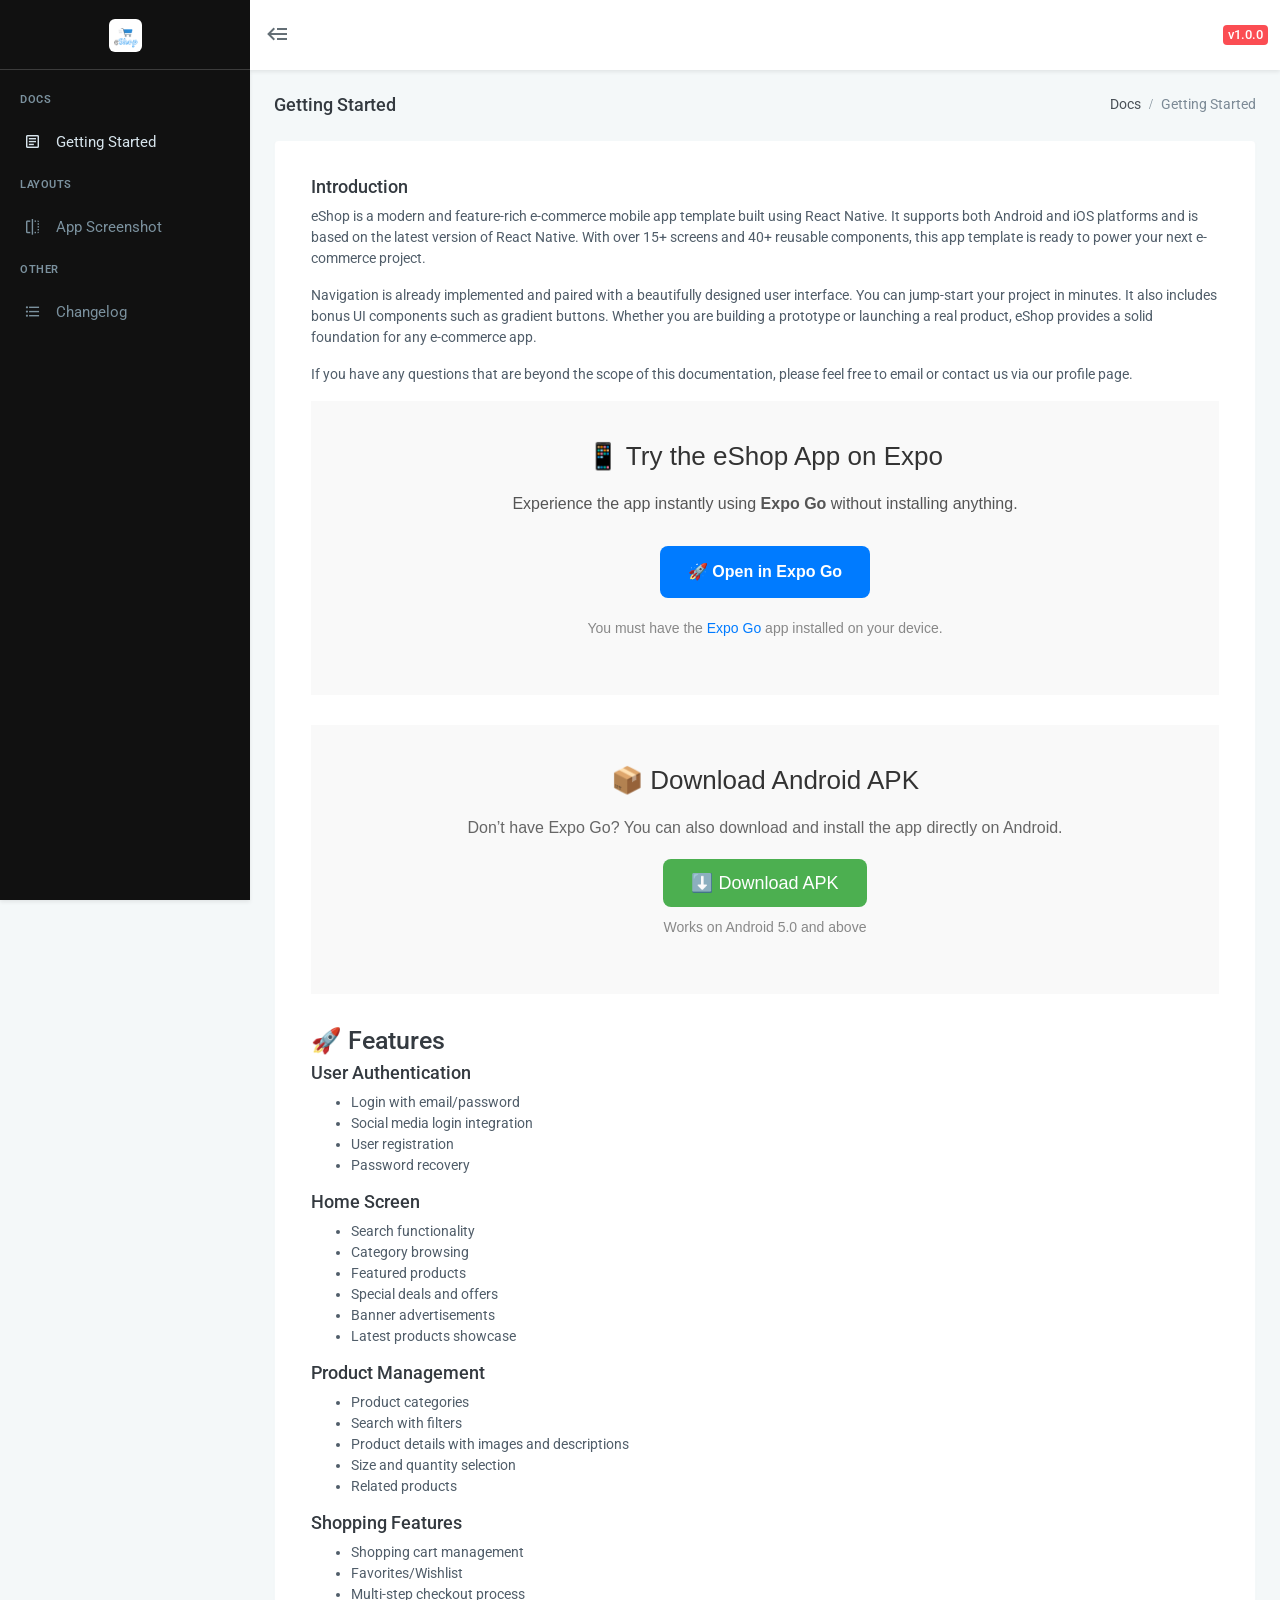
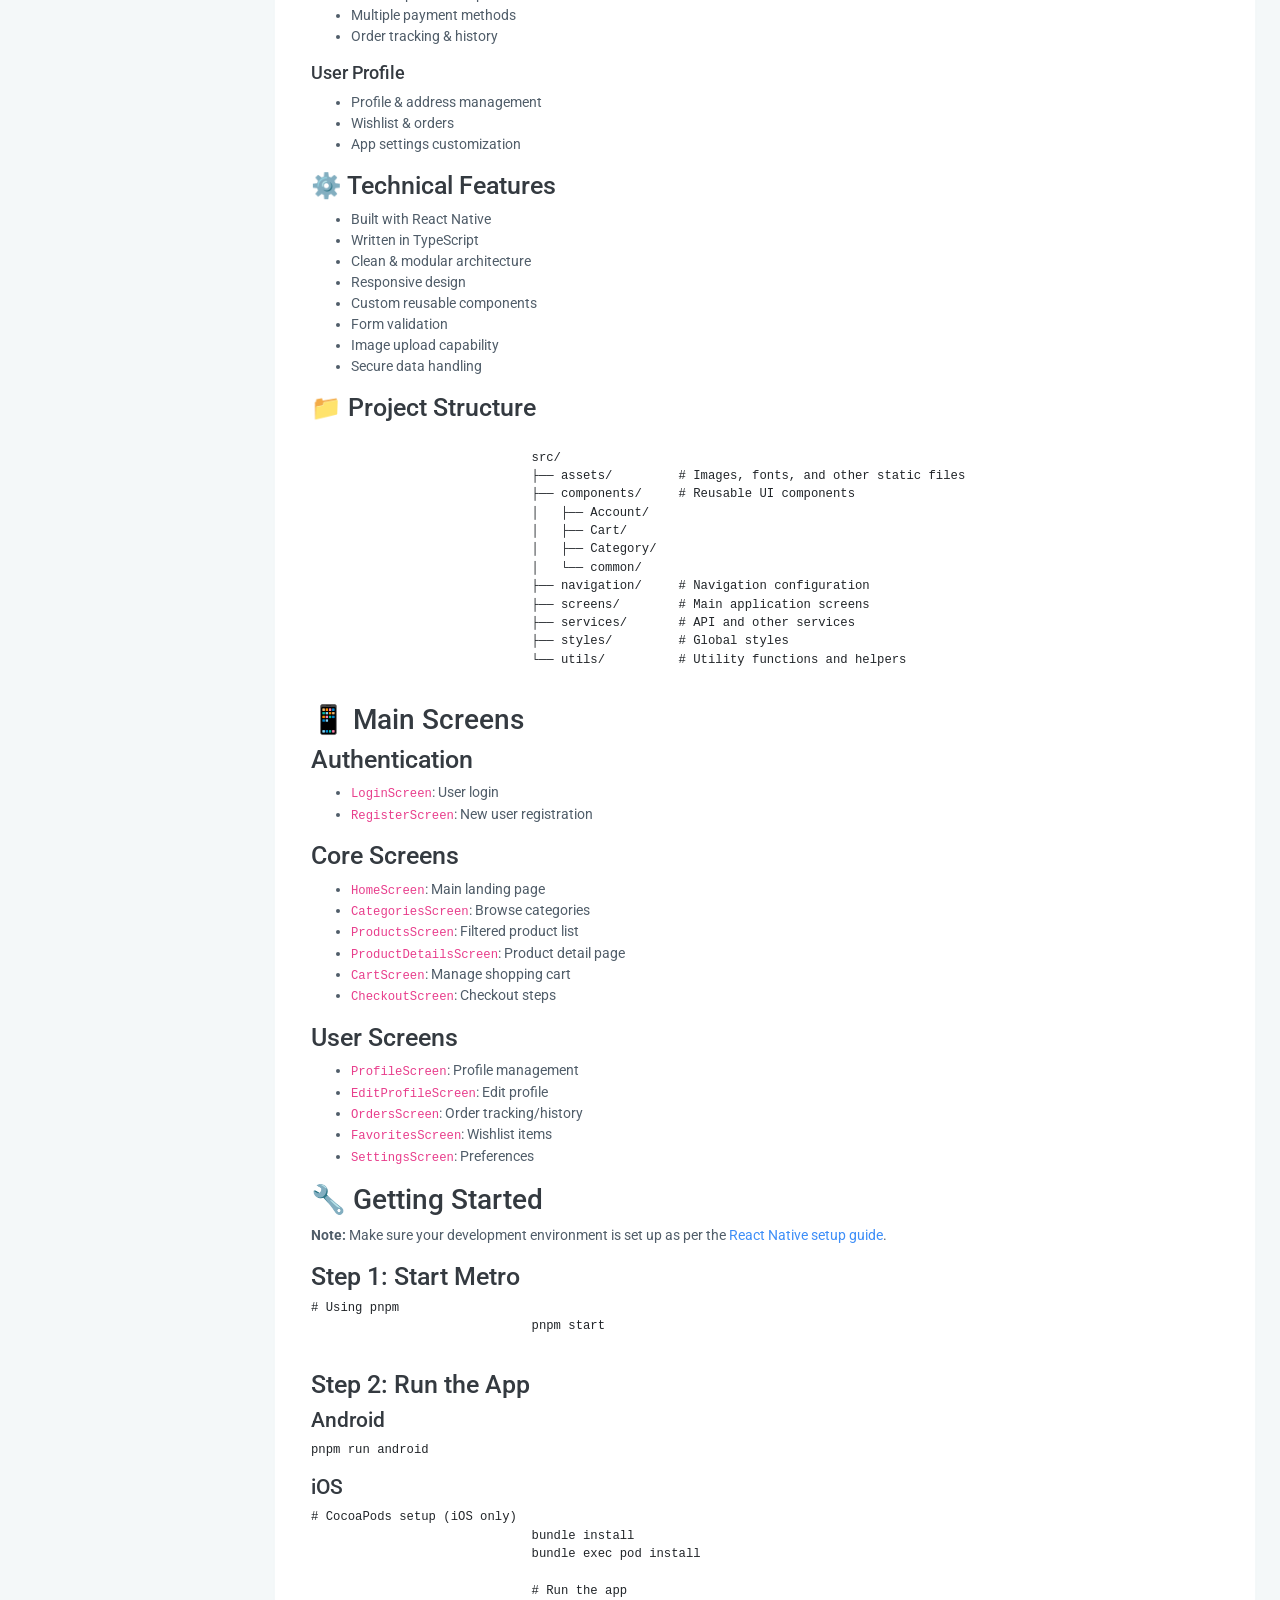
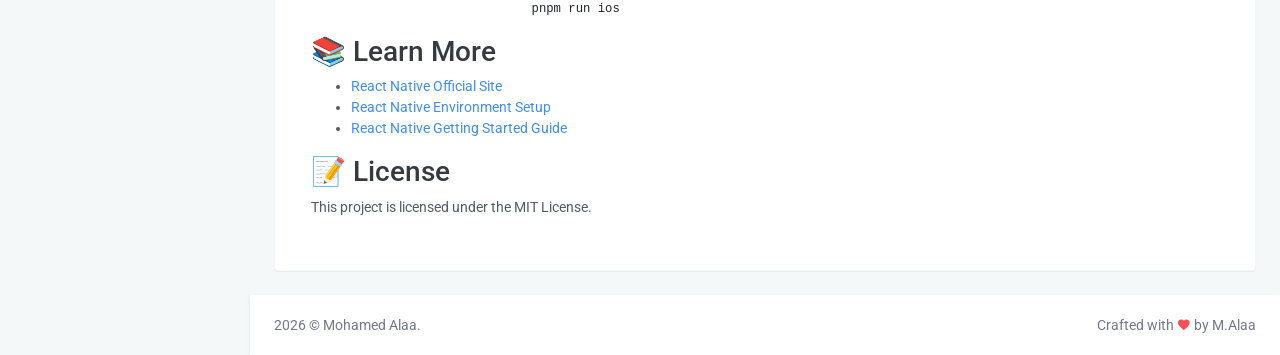
<file: index.html>
<!doctype html>
<html lang="en">

<head>
    <meta charset="utf-8" />
    <title>eShop – React Native UI Ecommerce Template</title>
    <meta name="viewport" content="width=device-width, initial-scale=1.0">
    <meta
        content="eShop is a modern and feature-rich e-commerce mobile app template built using React Native. It supports both Android and iOS platforms and is based on the latest version of React Native. With over 15+ screens and 40+ reusable components, this app template is ready to power your next e-commerce project. Navigation is already implemented and paired with a beautifully designed user interface. You can jump-start your project in minutes. It also includes bonus UI components such as gradient buttons. Whether you are building a prototype or launching a real product, eShop provides a solid foundation for any e-commerce app."
        name="description" />
    <meta content="ThemesDesign" name="author" />
    <!-- App favicon -->
    <link rel="shortcut icon" href="assets/images/AppLogo.png">

    <!-- Bootstrap Css -->
    <link href="assets/css/bootstrap.min.css" rel="stylesheet" type="text/css" />
    <!-- Icons Css -->
    <link href="assets/css/icons.min.css" rel="stylesheet" type="text/css" />
    <!-- App Css-->
    <link href="assets/css/app.min.css" rel="stylesheet" type="text/css" />
    <style>
        body[data-sidebar=dark] .navbar-brand-box {
            background: #111;
            border-bottom: 2px solid #3d3d3d;
        }

        body[data-sidebar=dark] .vertical-menu {
            background: #111;
        }
    </style>
</head>

<body data-sidebar="dark">

    <!-- Begin page -->
    <div id="layout-wrapper">

        <header id="page-topbar">
            <div class="navbar-header">
                <div class="d-flex">
                    <!-- LOGO -->
                    <div class="navbar-brand-box">

                        <a href="index.html" class="logo logo-light">
                            <span class="logo-sm">
                                <img src="assets/images/AppLogo.png" alt="" height="16"
                                    style="background: #fff; border-radius: 6px; transform: translate(-8px, 0px);">
                            </span>
                            <span class="logo-lg">
                                <img src="assets/images/AppLogo.png" alt="" height="33"
                                    style="background: #fff; border-radius: 6px;">
                            </span>
                        </a>
                    </div>

                    <button type="button" class="btn btn-sm px-3 font-size-24 header-item waves-effect"
                        id="vertical-menu-btn">
                        <i class="mdi mdi-backburger"></i>
                    </button>

                </div>

                <div class="d-flex">

                    <div class="d-inline-block">
                        <h5><span class="badge badge-danger float-right">v1.0.0</span></h5>
                    </div>

                </div>
            </div>
        </header>

        <!-- ========== Left Sidebar Start ========== -->
        <div class="vertical-menu">

            <div data-simplebar class="h-100">

                <!--- Sidemenu -->
                <div id="sidebar-menu">
                    <!-- Left Menu Start -->
                    <ul class="metismenu list-unstyled" id="side-menu">
                        <li class="menu-title">Docs</li>

                        <li>
                            <a href="index.html" class="waves-effect">
                                <i class="mdi mdi-file-document-box-outline"></i>
                                <span>Getting Started</span>
                            </a>
                        </li>

                        <li class="menu-title">Layouts</li>

                        <li>
                            <a href="screen.html" class=" waves-effect">
                                <i class="mdi mdi-flip-horizontal"></i>
                                <span>App Screenshot</span>
                            </a>
                        </li>

                        <li class="menu-title">Other</li>

                        <li>
                            <a href="changelog.html" class=" waves-effect">
                                <i class="mdi mdi-format-list-bulleted"></i>
                                <span>Changelog</span>
                            </a>
                        </li>

                    </ul>

                </div>
                <!-- Sidebar -->
            </div>
        </div>
        <!-- Left Sidebar End -->

        <!-- ============================================================== -->
        <!-- Start right Content here -->
        <!-- ============================================================== -->
        <div class="main-content">

            <div class="page-content">
                <div class="container-fluid">

                    <!-- start page title -->
                    <div class="row">
                        <div class="col-12">
                            <div class="page-title-box d-flex align-items-center justify-content-between">
                                <h4 class="mb-0 font-size-18">Getting Started</h4>

                                <div class="page-title-right">
                                    <ol class="breadcrumb m-0">
                                        <li class="breadcrumb-item"><a href="javascript: void(0);">Docs</a></li>
                                        <li class="breadcrumb-item active">Getting Started</li>
                                    </ol>
                                </div>

                            </div>
                        </div>
                    </div>
                    <!-- end page title -->

                    <div class="card">
                        <div class="card-body">
                            <div class="p-lg-3">
                                <h5 class="mt-0 mb-2">Introduction</h5>
                                <p>
                                    eShop is a modern and feature-rich e-commerce mobile app template built using React
                                    Native. It supports both Android and iOS platforms and is based on the latest
                                    version of React Native. With over 15+ screens and 40+ reusable components, this app
                                    template is ready to power your next e-commerce project.
                                </p>
                                <p>
                                    Navigation is already implemented and paired with a beautifully designed user
                                    interface. You can jump-start your project in minutes. It also includes bonus UI
                                    components such as gradient buttons. Whether you are building a prototype or
                                    launching a real product, eShop provides a solid foundation for any e-commerce app.
                                </p>
                                <p>
                                    If you have any questions that are beyond the scope of this documentation, please
                                    feel free to email or contact us via our profile page.
                                </p>
                                <!-- APK Download Section -->
                                <!-- eShop App Preview & Download Section -->
                                <div style="width: 100%; font-family: Arial, sans-serif;">

                                    <!-- Expo Go Preview Section -->
                                    <div style="background: #f9f9f9; padding: 40px 20px; text-align: center;">
                                        <h2 style="font-size: 26px; margin-bottom: 20px; color: #333;">📱 Try the eShop
                                            App on Expo</h2>
                                        <p style="font-size: 16px; color: #555; margin-bottom: 30px;">
                                            Experience the app instantly using <strong>Expo Go</strong> without
                                            installing anything.
                                        </p>                                        
                                        <a href="https://expo.dev/preview/update?message=Initial+commit%0A%0AGenerated+by+create-expo-app+3.4.2.&updateRuntimeVersion=1.0.0&createdAt=2025-11-10T12%3A31%3A21.026Z&slug=exp&projectId=d1eaaee7-1b85-4d36-adb0-45f3580eaf0d&group=47478a0d-0896-4a84-8a66-86f011293713"
                                            style="display: inline-block; padding: 14px 28px; background-color: #007bff; color: white;
                text-decoration: none; border-radius: 8px; font-size: 16px; font-weight: bold;">
                                            🚀 Open in Expo Go
                                        </a>
                                        <p style="margin-top: 20px; font-size: 14px; color: #888;">
                                            You must have the <a href="https://expo.dev/go" style="color: #007bff;">Expo
                                                Go</a> app installed on your device.
                                        </p>
                                    </div>

                                    <!-- Divider -->
                                    <div style="height: 30px;"></div>

                                    <!-- APK Download Section -->
                                    <div style="background: #f9f9f9; padding: 40px 20px; text-align: center;">
                                        <h2 style="font-size: 26px; margin-bottom: 20px; color: #333;">📦 Download
                                            Android APK</h2>
                                        <p style="font-size: 16px; color: #666; margin-bottom: 30px;">
                                            Don’t have Expo Go? You can also download and install the app directly on
                                            Android.
                                        </p>
                                        <a id="downloadApkBtn" href="#" download style="background-color: #4CAF50; color: white; padding: 14px 28px;
                                        text-decoration: none; font-size: 18px; border-radius: 8px;">
                                            ⬇️ Download APK
                                        </a>
                                        <p style="margin-top: 20px; font-size: 14px; color: #888;">
                                            Works on Android 5.0 and above
                                        </p>
                                    </div>
                                </div>
                                <!--- End -->
                            </div>

                            <div class="p-lg-3">
                                <h3 class="mt-0 mb-2">🚀 Features</h5>
                                    <h5>User Authentication</h5>
                                    <ul>
                                        <li>Login with email/password</li>
                                        <li>Social media login integration</li>
                                        <li>User registration</li>
                                        <li>Password recovery</li>
                                    </ul>

                                    <h5>Home Screen</h5>
                                    <ul>
                                        <li>Search functionality</li>
                                        <li>Category browsing</li>
                                        <li>Featured products</li>
                                        <li>Special deals and offers</li>
                                        <li>Banner advertisements</li>
                                        <li>Latest products showcase</li>
                                    </ul>

                                    <h5>Product Management</h5>
                                    <ul>
                                        <li>Product categories</li>
                                        <li>Search with filters</li>
                                        <li>Product details with images and descriptions</li>
                                        <li>Size and quantity selection</li>
                                        <li>Related products</li>
                                    </ul>

                                    <h5>Shopping Features</h5>
                                    <ul>
                                        <li>Shopping cart management</li>
                                        <li>Favorites/Wishlist</li>
                                        <li>Multi-step checkout process</li>
                                        <li>Multiple payment methods</li>
                                        <li>Order tracking & history</li>
                                    </ul>

                                    <h5>User Profile</h5>
                                    <ul>
                                        <li>Profile & address management</li>
                                        <li>Wishlist & orders</li>
                                        <li>App settings customization</li>
                                    </ul>

                                    <h3>⚙️ Technical Features</h3>
                                    <ul>
                                        <li>Built with React Native</li>
                                        <li>Written in TypeScript</li>
                                        <li>Clean & modular architecture</li>
                                        <li>Responsive design</li>
                                        <li>Custom reusable components</li>
                                        <li>Form validation</li>
                                        <li>Image upload capability</li>
                                        <li>Secure data handling</li>
                                    </ul>

                                    <h3>📁 Project Structure</h3>
                                    <pre><code>
                              src/
                              ├── assets/         # Images, fonts, and other static files
                              ├── components/     # Reusable UI components
                              │   ├── Account/
                              │   ├── Cart/
                              │   ├── Category/
                              │   └── common/
                              ├── navigation/     # Navigation configuration
                              ├── screens/        # Main application screens
                              ├── services/       # API and other services
                              ├── styles/         # Global styles
                              └── utils/          # Utility functions and helpers
                                </code></pre>

                                    <h2>📱 Main Screens</h2>
                                    <h3>Authentication</h3>
                                    <ul>
                                        <li><code>LoginScreen</code>: User login</li>
                                        <li><code>RegisterScreen</code>: New user registration</li>
                                    </ul>
                                    <h3>Core Screens</h3>
                                    <ul>
                                        <li><code>HomeScreen</code>: Main landing page</li>
                                        <li><code>CategoriesScreen</code>: Browse categories</li>
                                        <li><code>ProductsScreen</code>: Filtered product list</li>
                                        <li><code>ProductDetailsScreen</code>: Product detail page</li>
                                        <li><code>CartScreen</code>: Manage shopping cart</li>
                                        <li><code>CheckoutScreen</code>: Checkout steps</li>
                                    </ul>
                                    <h3>User Screens</h3>
                                    <ul>
                                        <li><code>ProfileScreen</code>: Profile management</li>
                                        <li><code>EditProfileScreen</code>: Edit profile</li>
                                        <li><code>OrdersScreen</code>: Order tracking/history</li>
                                        <li><code>FavoritesScreen</code>: Wishlist items</li>
                                        <li><code>SettingsScreen</code>: Preferences</li>
                                    </ul>

                                    <h2>🔧 Getting Started</h2>
                                    <blockquote><strong>Note:</strong> Make sure your development environment is set up
                                        as per the <a href="https://reactnative.dev/docs/environment-setup"
                                            target="_blank">React Native setup guide</a>.</blockquote>

                                    <h3>Step 1: Start Metro</h3>
                                    <pre><code># Using pnpm
                              pnpm start
                                </code></pre>

                                    <h3>Step 2: Run the App</h3>
                                    <h4>Android</h4>
                                    <pre><code>pnpm run android</code></pre>

                                    <h4>iOS</h4>
                                    <pre><code># CocoaPods setup (iOS only)
                              bundle install
                              bundle exec pod install
                              
                              # Run the app
                              pnpm run ios</code></pre>
                                    

                                    <h2>📚 Learn More</h2>
                                    <ul>
                                        <li><a href="https://reactnative.dev" target="_blank">React Native Official
                                                Site</a></li>
                                        <li><a href="https://reactnative.dev/docs/environment-setup"
                                                target="_blank">React Native Environment Setup</a></li>
                                        <li><a href="https://reactnative.dev/docs/getting-started" target="_blank">React
                                                Native Getting Started Guide</a></li>
                                    </ul>

                                    <h2>📝 License</h2>
                                    <p>This project is licensed under the MIT License.</p>
                            </div> <!-- end padding-->
                        </div>
                        <!--end card body-->
                    </div> <!-- end card-->

                </div> <!-- container-fluid -->
            </div>
            <!-- End Page-content -->

            <footer class="footer">
                <div class="container-fluid">
                    <div class="row">
                        <div class="col-sm-6">
                            <span id="year"></span>
                            © Mohamed Alaa.
                        </div>
                        <div class="col-sm-6">
                            <div class="text-sm-right d-none d-sm-block">
                                Crafted with <i class="mdi mdi-heart text-danger"></i> by M.Alaa
                            </div>
                        </div>
                    </div>
                </div>
            </footer>
        </div>
        <!-- end main content-->

    </div>
    <!-- END layout-wrapper -->

    <!-- JAVASCRIPT -->
    <script src="assets/libs/jquery/jquery.min.js"></script>
    <script src="assets/libs/bootstrap/js/bootstrap.bundle.min.js"></script>
    <script src="assets/libs/metismenu/metisMenu.min.js"></script>
    <script src="assets/libs/simplebar/simplebar.min.js"></script>
    <script src="assets/libs/node-waves/waves.min.js"></script>
    <script>
        document.getElementById("year").textContent = new Date().getFullYear();
    </script>
    <script src="assets/js/app.js"></script>
    <script>
        document.getElementById("downloadApkBtn").addEventListener("click", function (e) {
            e.preventDefault();

            const localPath = "./assets/apk/eShop.apk";

            const a = document.createElement("a");
            a.href = localPath;
            a.download = "eShop.apk";
            document.body.appendChild(a);
            a.click();
            document.body.removeChild(a);
        });
    </script>

</body>

</html>
</file>
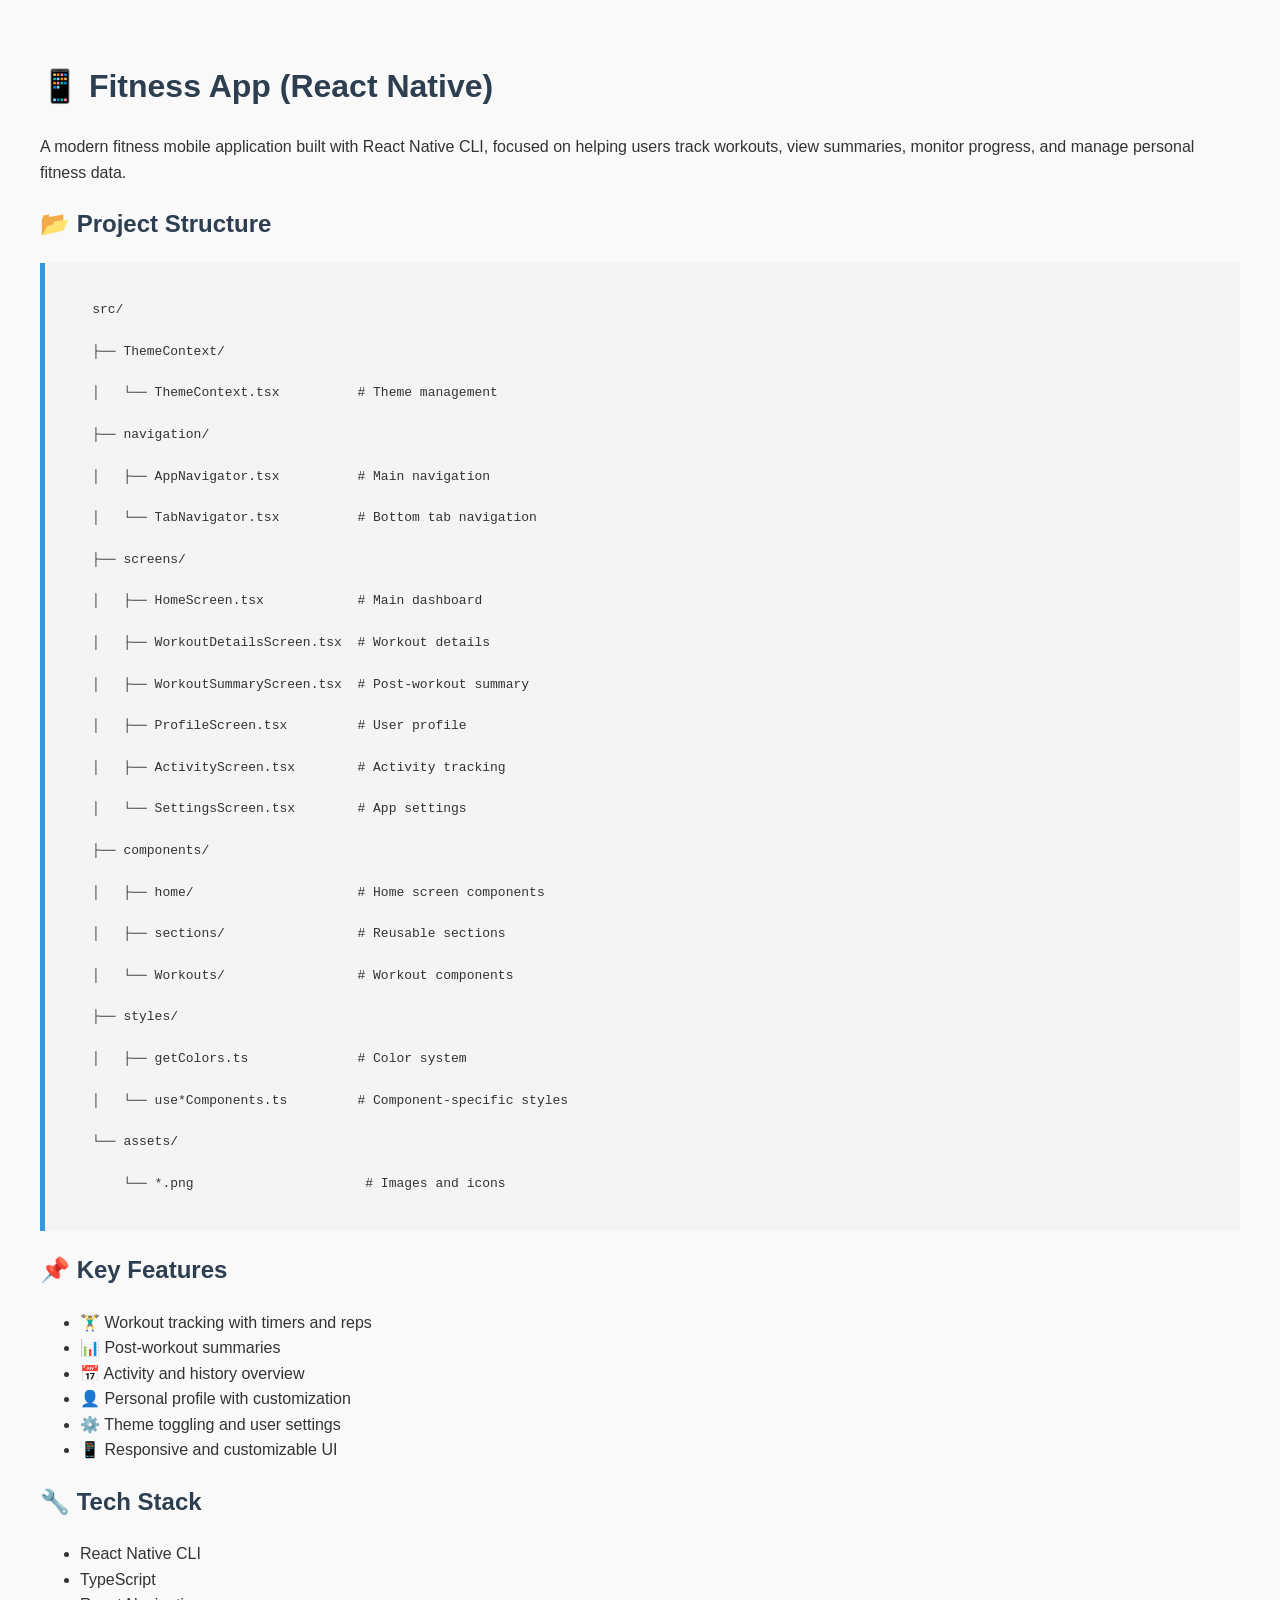
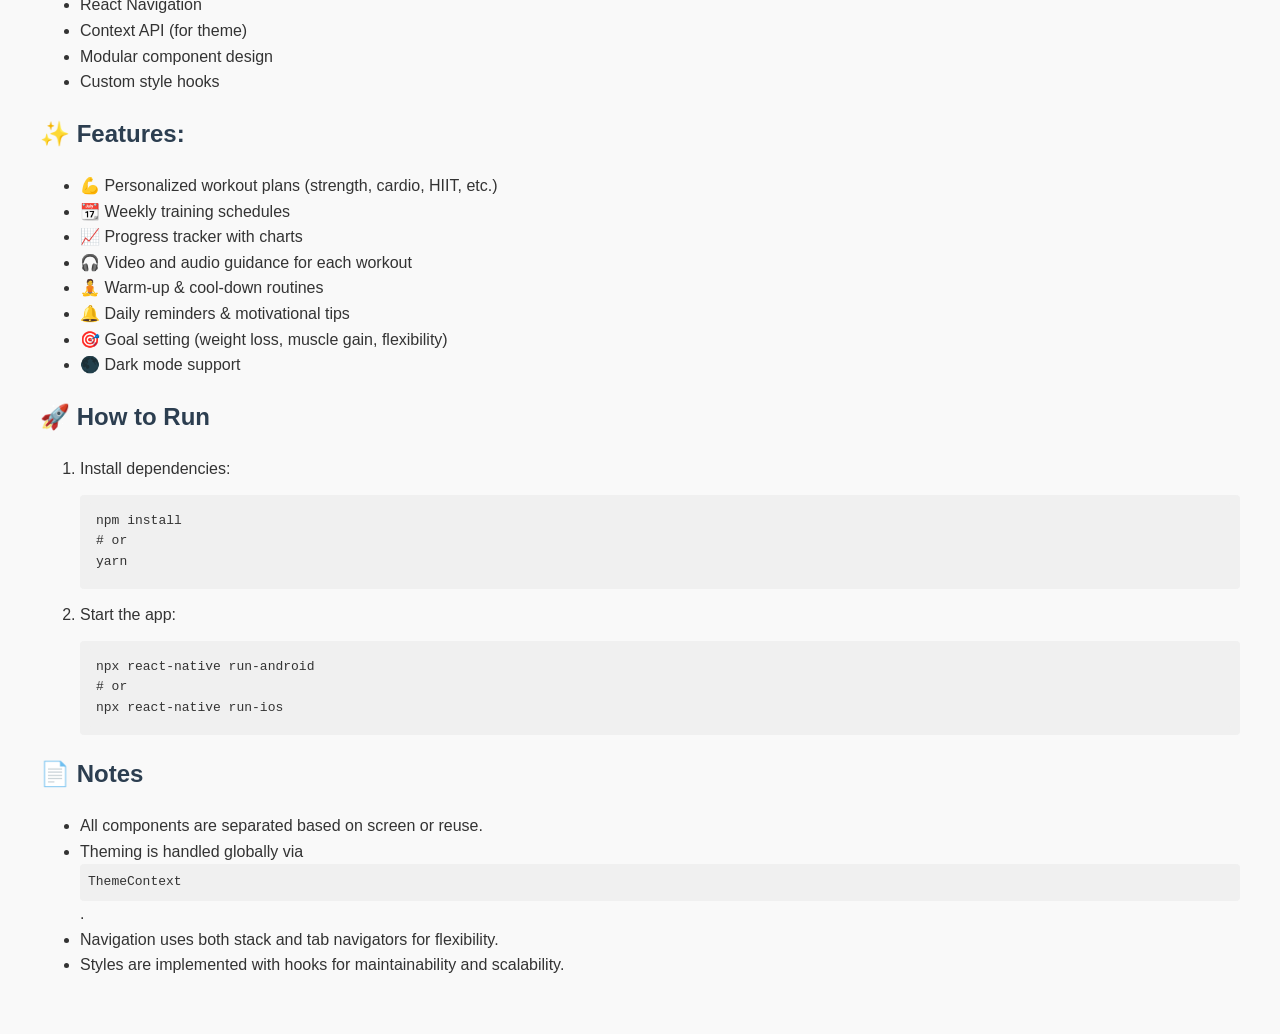
<file: fitness_documentation.html>
<!DOCTYPE html>
<html lang="en">

<head>
  <meta charset="UTF-8" />
  <meta name="viewport" content="width=device-width, initial-scale=1.0" />
  <title>Fitness App Documentation</title>
  <style>
    body {
      font-family: 'Segoe UI', sans-serif;
      background-color: #f9f9f9;
      color: #333;
      padding: 2rem;
      line-height: 1.6;
    }

    h1,
    h2,
    h3 {
      color: #2c3e50;
    }

    code,
    pre {
      background: #f0f0f0;
      padding: 0.5rem;
      border-radius: 4px;
      display: block;
      white-space: pre-wrap;
    }

    .folder-structure {
      background-color: #f4f4f4;
      padding: 1rem;
      border-left: 5px solid #3498db;
      font-family: monospace;
      white-space: pre;
    }
  </style>
</head>

<body>

  <h1>📱 Fitness App (React Native)</h1>
  <p>A modern fitness mobile application built with React Native CLI, focused on helping users track workouts, view
    summaries, monitor progress, and manage personal fitness data.</p>

  <h2>📂 Project Structure</h2>
  <div class="folder-structure">
    src/<br />
    ├── ThemeContext/<br />
    │   └── ThemeContext.tsx          # Theme management<br />
    ├── navigation/<br />
    │   ├── AppNavigator.tsx          # Main navigation<br />
    │   └── TabNavigator.tsx          # Bottom tab navigation<br />
    ├── screens/<br />
    │   ├── HomeScreen.tsx            # Main dashboard<br />
    │   ├── WorkoutDetailsScreen.tsx  # Workout details<br />
    │   ├── WorkoutSummaryScreen.tsx  # Post-workout summary<br />
    │   ├── ProfileScreen.tsx         # User profile<br />
    │   ├── ActivityScreen.tsx        # Activity tracking<br />
    │   └── SettingsScreen.tsx        # App settings<br />
    ├── components/<br />
    │   ├── home/                     # Home screen components<br />
    │   ├── sections/                 # Reusable sections<br />
    │   └── Workouts/                 # Workout components<br />
    ├── styles/<br />
    │   ├── getColors.ts              # Color system<br />
    │   └── use*Components.ts         # Component-specific styles<br />
    └── assets/<br />
        └── *.png                      # Images and icons
  </div>

  <h2>📌 Key Features</h2>
  <ul>
    <li>🏋️‍♂️ Workout tracking with timers and reps</li>
    <li>📊 Post-workout summaries</li>
    <li>📅 Activity and history overview</li>
    <li>👤 Personal profile with customization</li>
    <li>⚙️ Theme toggling and user settings</li>
    <li>📱 Responsive and customizable UI</li>
  </ul>

  <h2>🔧 Tech Stack</h2>
  <ul>
    <li>React Native CLI</li>
    <li>TypeScript</li>
    <li>React Navigation</li>
    <li>Context API (for theme)</li>
    <li>Modular component design</li>
    <li>Custom style hooks</li>
  </ul>
<h2> ✨ Features: </h2>
  <ul>
    <li>💪 Personalized workout plans (strength, cardio, HIIT, etc.)</li>
    <li>📆 Weekly training schedules</li>
    <li>📈 Progress tracker with charts</li>
    <li>🎧 Video and audio guidance for each workout</li>
    <li>🧘 Warm-up & cool-down routines</li>
    <li>🔔 Daily reminders & motivational tips</li>
    <li>🎯 Goal setting (weight loss, muscle gain, flexibility)</li>
    <li>🌑 Dark mode support</li>
  </ul>

  <h2>🚀 How to Run</h2>
  <ol>
    <li>Install dependencies:
      <pre><code>npm install
# or
yarn</code></pre>
    </li>
    <li>Start the app:
      <pre><code>npx react-native run-android
# or
npx react-native run-ios</code></pre>
    </li>
  </ol>

  <h2>📄 Notes</h2>
  <ul>
    <li>All components are separated based on screen or reuse.</li>
    <li>Theming is handled globally via <code>ThemeContext</code>.</li>
    <li>Navigation uses both stack and tab navigators for flexibility.</li>
    <li>Styles are implemented with hooks for maintainability and scalability.</li>
  </ul>

</body>

</html>
</file>
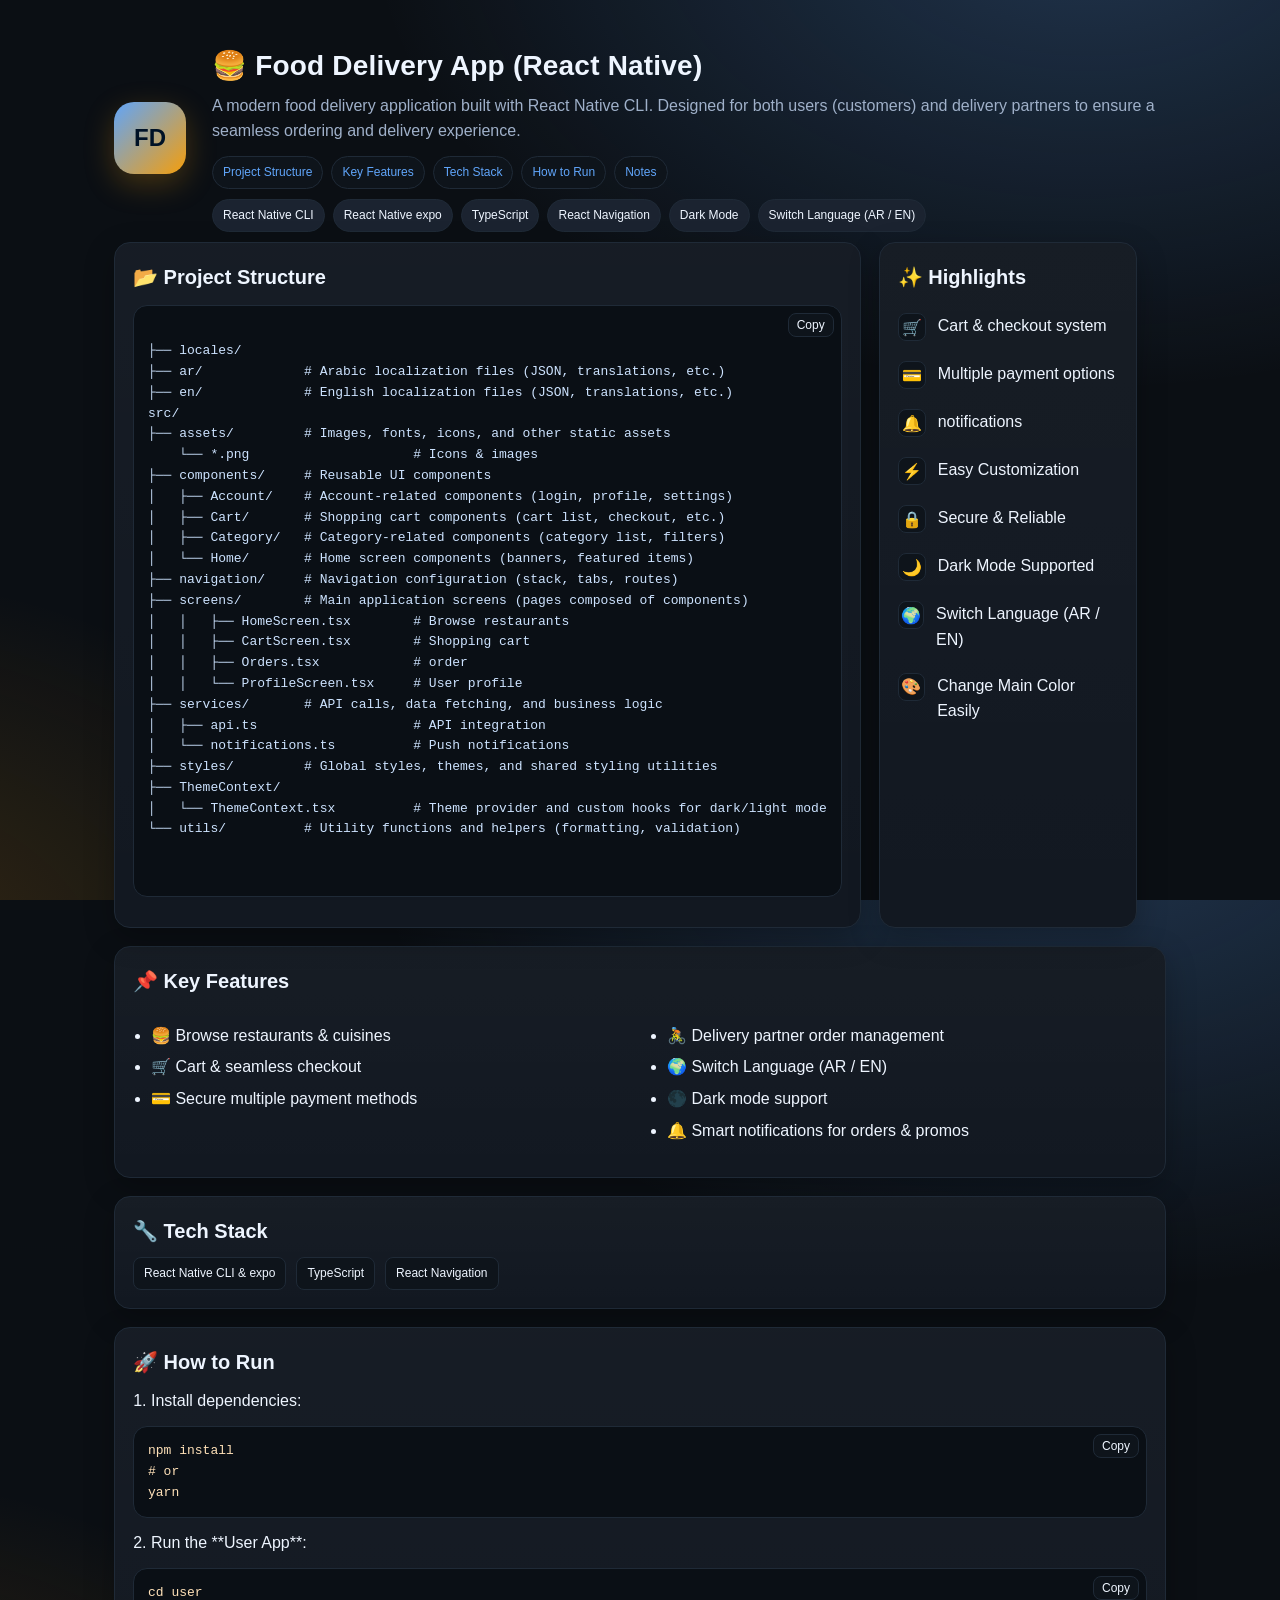
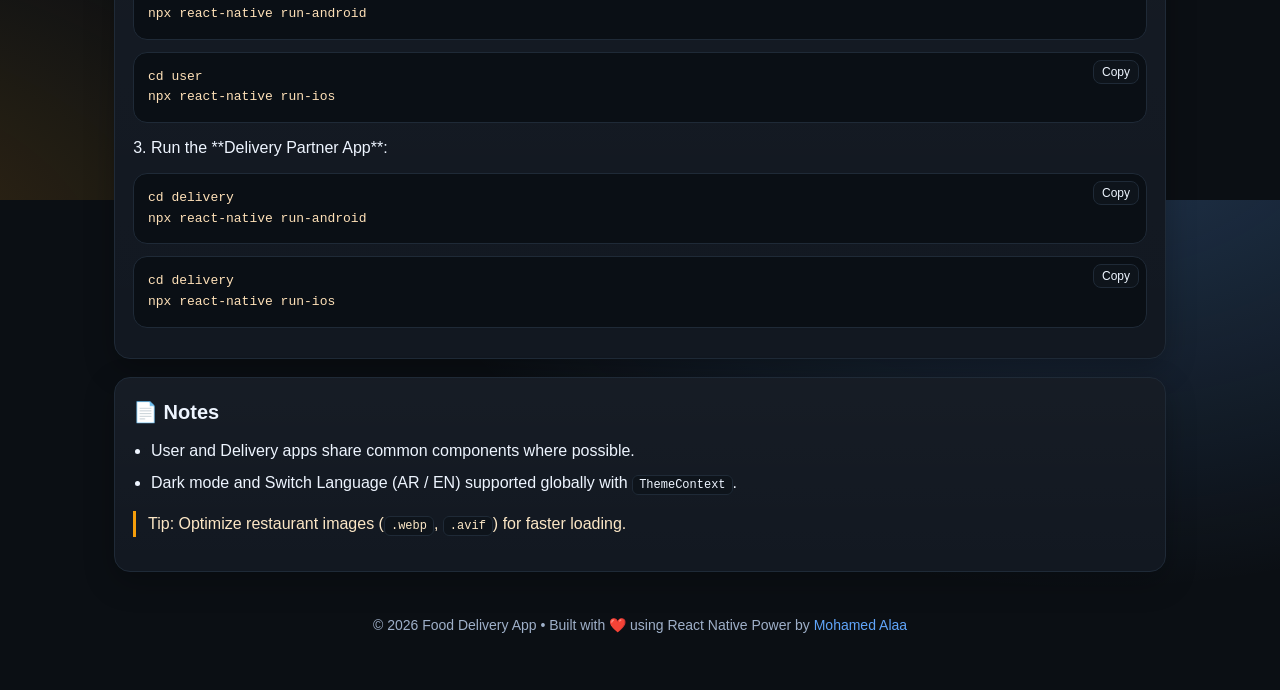
<file: food_delivery_doc.html>
<!DOCTYPE html>
<html lang="en">

<head>
  <meta charset="UTF-8" />
  <meta name="viewport" content="width=device-width, initial-scale=1" />
  <title>🍔 Food Delivery App (React Native) — Project Overview</title>
  <meta name="description"
    content="Modern food delivery application built with React Native CLI. Users can browse restaurants, place orders, track deliveries in real-time, and delivery partners can manage their assigned orders." />
  <style>
    :root {
      --bg: #0b0f14;
      --card: #121821;
      --muted: #9fb0c9;
      --text: #eef5ff;
      --accent: #f59e0b;
      --accent-2: #60a5fa;
      --border: #1f2a37;
      --chip: #1b2330;
    }

    * {
      box-sizing: border-box;
    }

    html,
    body {
      height: 100%;
    }

    body {
      margin: 0;
      font-family: ui-sans-serif, -apple-system, Segoe UI, Roboto, Helvetica, Arial, "Apple Color Emoji", "Segoe UI Emoji";
      background: radial-gradient(1200px 800px at 85% -10%, rgba(96, 165, 250, .25), transparent 60%),
        radial-gradient(1000px 700px at -15% 110%, rgba(245, 158, 11, .2), transparent 60%),
        var(--bg);
      color: var(--text);
      line-height: 1.6;
    }

    a {
      color: var(--accent-2);
      text-decoration: none;
    }

    a:hover {
      text-decoration: underline;
    }

    .container {
      max-width: 1100px;
      margin: 0 auto;
      padding: 24px;
    }

    header {
      display: grid;
      gap: 18px;
      align-items: center;
      grid-template-columns: 80px 1fr;
      margin: 20px 0 10px;
    }

    .logo {
      height: 72px;
      width: 72px;
      border-radius: 20px;
      display: grid;
      place-items: center;
      background: linear-gradient(135deg, var(--accent-2), var(--accent));
      color: #001226;
      font-weight: 800;
      font-size: 24px;
      box-shadow: 0 10px 30px rgba(245, 158, 11, .25);
    }

    .title h1 {
      margin: 0;
      font-size: 28px;
      letter-spacing: 0.2px;
    }

    .title p {
      margin: 4px 0 0;
      color: var(--muted);
    }

    .chips {
      display: flex;
      flex-wrap: wrap;
      gap: 8px;
      margin-top: 10px;
    }

    .chip {
      background: var(--chip);
      border: 1px solid var(--border);
      color: var(--text);
      padding: 6px 10px;
      border-radius: 999px;
      font-size: 12px;
    }

    .grid {
      display: grid;
      gap: 18px;
    }

    @media (min-width: 900px) {
      .grid {
        grid-template-columns: 1.1fr .9fr;
      }
    }

    .card {
      background: linear-gradient(180deg, rgba(255, 255, 255, .02), transparent), var(--card);
      border: 1px solid var(--border);
      border-radius: 16px;
      padding: 18px;
      box-shadow: 0 10px 30px rgba(0, 0, 0, .25);
    }

    .card h2 {
      margin: 0 0 10px;
      font-size: 20px;
    }

    .list {
      padding-left: 18px;
      margin: 10px 0;
    }

    .list li {
      margin: 6px 0;
    }

    .kbd {
      background: #0e141b;
      border: 1px solid var(--border);
      padding: 2px 6px;
      border-radius: 6px;
      font-family: ui-monospace, monospace;
      font-size: 12px;
    }

    pre {
      margin: 12px 0;
      background: #0a0f15;
      border: 1px solid var(--border);
      border-radius: 14px;
      padding: 14px;
      overflow: auto;
    }

    code {
      font-family: ui-monospace, monospace;
      font-size: 13px;
      color: #cde3ff;
    }

    .two-col {
      display: grid;
      gap: 18px;
    }

    @media (min-width: 760px) {
      .two-col {
        grid-template-columns: 1fr 1fr;
      }
    }

    .badges {
      display: flex;
      gap: 10px;
      flex-wrap: wrap;
    }

    .badge {
      border: 1px solid var(--border);
      background: #0e141b;
      padding: 6px 10px;
      border-radius: 8px;
      font-size: 12px;
    }

    .feature {
      display: flex;
      gap: 12px;
      align-items: flex-start;
      padding: 10px 0;
    }

    .icon {
      width: 28px;
      height: 28px;
      display: grid;
      place-items: center;
      background: #0e141b;
      border: 1px solid var(--border);
      border-radius: 8px;
    }

    .footer {
      color: var(--muted);
      text-align: center;
      padding: 28px 0 16px;
      font-size: 14px;
    }

    .toc {
      display: flex;
      gap: 8px;
      flex-wrap: wrap;
      margin-top: 12px;
    }

    .toc a {
      background: #0e141b;
      border: 1px solid var(--border);
      padding: 6px 10px;
      border-radius: 999px;
      font-size: 12px;
    }

    .note {
      border-left: 3px solid var(--accent);
      padding-left: 12px;
      color: #fce7c6;
    }

    .run-steps code {
      color: #ffe1b8;
    }

    .copy-btn {
      position: absolute;
      top: 8px;
      right: 8px;
      font-size: 12px;
      border: 1px solid var(--border);
      background: #0e141b;
      color: var(--text);
      border-radius: 8px;
      padding: 4px 8px;
      cursor: pointer;
    }

    .code-wrap {
      position: relative;
    }
  </style>
</head>

<body>
  <div class="container">
    <header>
      <div class="logo">FD</div>
      <div class="title">
        <h1>🍔 Food Delivery App (React Native)</h1>
        <p>A modern food delivery application built with React Native CLI. Designed for both users (customers) and
          delivery partners to ensure a seamless ordering and delivery experience.</p>
        <div class="toc">
          <a href="#structure">Project Structure</a>
          <a href="#key-features">Key Features</a>
          <a href="#tech">Tech Stack</a>
          <a href="#run">How to Run</a>
          <a href="#notes">Notes</a>
        </div>
        <div class="chips">
          <span class="chip">React Native CLI</span>
          <span class="chip">React Native expo</span>
          <span class="chip">TypeScript</span>
          <span class="chip">React Navigation</span>          
          <span class="chip">Dark Mode</span>
          <span class="chip">Switch Language (AR / EN)</span>
        </div>
      </div>
    </header>

    <section id="structure" class="grid">
      <article class="card">
        <h2>📂 Project Structure</h2>
        <div class="code-wrap">
          <button class="copy-btn" data-copy="tree">Copy</button>
          <pre><code id="tree">
├── locales/
├── ar/             # Arabic localization files (JSON, translations, etc.)
├── en/             # English localization files (JSON, translations, etc.)
src/
├── assets/         # Images, fonts, icons, and other static assets
    └── *.png                     # Icons & images
├── components/     # Reusable UI components
│   ├── Account/    # Account-related components (login, profile, settings)
│   ├── Cart/       # Shopping cart components (cart list, checkout, etc.)
│   ├── Category/   # Category-related components (category list, filters)
│   └── Home/       # Home screen components (banners, featured items)
├── navigation/     # Navigation configuration (stack, tabs, routes)
├── screens/        # Main application screens (pages composed of components)
│   │   ├── HomeScreen.tsx        # Browse restaurants
│   │   ├── CartScreen.tsx        # Shopping cart
│   │   ├── Orders.tsx            # order
│   │   └── ProfileScreen.tsx     # User profile
├── services/       # API calls, data fetching, and business logic
│   ├── api.ts                    # API integration
│   └── notifications.ts          # Push notifications
├── styles/         # Global styles, themes, and shared styling utilities
├── ThemeContext/
│   └── ThemeContext.tsx          # Theme provider and custom hooks for dark/light mode
└── utils/          # Utility functions and helpers (formatting, validation)

  </code></pre>
        </div>
      </article>
      <aside class="card">
        <h2>✨ Highlights</h2>
        <!-- <div class="feature">
          <div class="icon">🍽️</div>
          <div>Restaurant browsing with menus</div>
        </div> -->
        <div class="feature">
          <div class="icon">🛒</div>
          <div>Cart & checkout system</div>
        </div>               
        <div class="feature">
          <div class="icon">💳</div>
          <div>Multiple payment options</div>
        </div>
        <div class="feature">
          <div class="icon">🔔</div>
          <div>notifications</div>
        </div>
        <div class="feature">
          <div class="icon">⚡</div>
          <div>Easy Customization</div>
        </div>
        <div class="feature">
          <div class="icon">🔒</div>
          <div>Secure & Reliable</div>
        </div>
        <div class="feature">
          <div class="icon">🌙</div>
          <div>Dark Mode Supported</div>
        </div>
        <div class="feature">
          <div class="icon">🌍</div>
          <div>Switch Language (AR / EN)</div>
        </div>
        <div class="feature">
          <div class="icon">🎨</div>
          <div>Change Main Color Easily</div>
        </div>
      </aside>
    </section>

    <section id="key-features" class="card" style="margin-top:18px;">
      <h2>📌 Key Features</h2>
      <div class="two-col">
        <ul class="list">
          <li>🍔 Browse restaurants & cuisines</li>
          <li>🛒 Cart & seamless checkout</li>          
          <li>💳 Secure multiple payment methods</li>
        </ul>
        <ul class="list">
          <li>🚴 Delivery partner order management</li>
          <li>🌍 Switch Language (AR / EN)</li>
          <li>🌑 Dark mode support</li>
          <li>🔔 Smart notifications for orders & promos</li>
        </ul>
      </div>
    </section>

    <section id="tech" class="card" style="margin-top:18px;">
      <h2>🔧 Tech Stack</h2>
      <div class="badges">
        <span class="badge">React Native CLI & expo</span>
        <span class="badge">TypeScript</span>
        <span class="badge">React Navigation</span>                
      </div>
    </section>

    <section id="run" class="card run-steps" style="margin-top:18px;">
      <h2>🚀 How to Run</h2>
      <ol class="list">
        <li>Install dependencies:</li>
      </ol>
      <div class="code-wrap">
        <button class="copy-btn" data-copy="install">Copy</button>
        <pre><code id="install">npm install
# or
yarn</code></pre>
      </div>
      <ol class="list" start="2">
        <li>Run the **User App**:</li>
      </ol>
      <div class="code-wrap">
        <button class="copy-btn" data-copy="android-user">Copy</button>
        <pre><code id="android-user">cd user
npx react-native run-android</code></pre>
      </div>
      <div class="code-wrap">
        <button class="copy-btn" data-copy="ios-user">Copy</button>
        <pre><code id="ios-user">cd user
npx react-native run-ios</code></pre>
      </div>
      <ol class="list" start="3">
        <li>Run the **Delivery Partner App**:</li>
      </ol>
      <div class="code-wrap">
        <button class="copy-btn" data-copy="android-delivery">Copy</button>
        <pre><code id="android-delivery">cd delivery
npx react-native run-android</code></pre>
      </div>
      <div class="code-wrap">
        <button class="copy-btn" data-copy="ios-delivery">Copy</button>
        <pre><code id="ios-delivery">cd delivery
npx react-native run-ios</code></pre>
      </div>
    </section>

    <section id="notes" class="card" style="margin-top:18px;">
      <h2>📄 Notes</h2>
      <ul class="list">
        <li>User and Delivery apps share common components where possible.</li>                
        <li>Dark mode and Switch Language (AR / EN) supported globally with <span class="kbd">ThemeContext</span>.</li>
      </ul>
      <p class="note">Tip: Optimize restaurant images (<span class="kbd">.webp</span>, <span class="kbd">.avif</span>)
        for faster loading.</p>
    </section>

    <footer class="footer">
      <p>© <span id="year"></span> Food Delivery App • Built with ❤️ using React Native Power by <a href="https://codecanyon.net/user/m_alaa?ref=M_Alaa">Mohamed Alaa</a></p>
    </footer>
  </div>

  <script>
    document.getElementById('year').textContent = new Date().getFullYear();
    document.querySelectorAll('.copy-btn').forEach(btn => {
      btn.addEventListener('click', () => {
        const id = btn.getAttribute('data-copy');
        const text = document.getElementById(id)?.innerText || '';
        navigator.clipboard.writeText(text).then(() => {
          const prev = btn.textContent;
          btn.textContent = 'Copied!';
          setTimeout(() => btn.textContent = 'Copy', 1200);
        });
      });
    });
  </script>
</body>

</html>
</file>
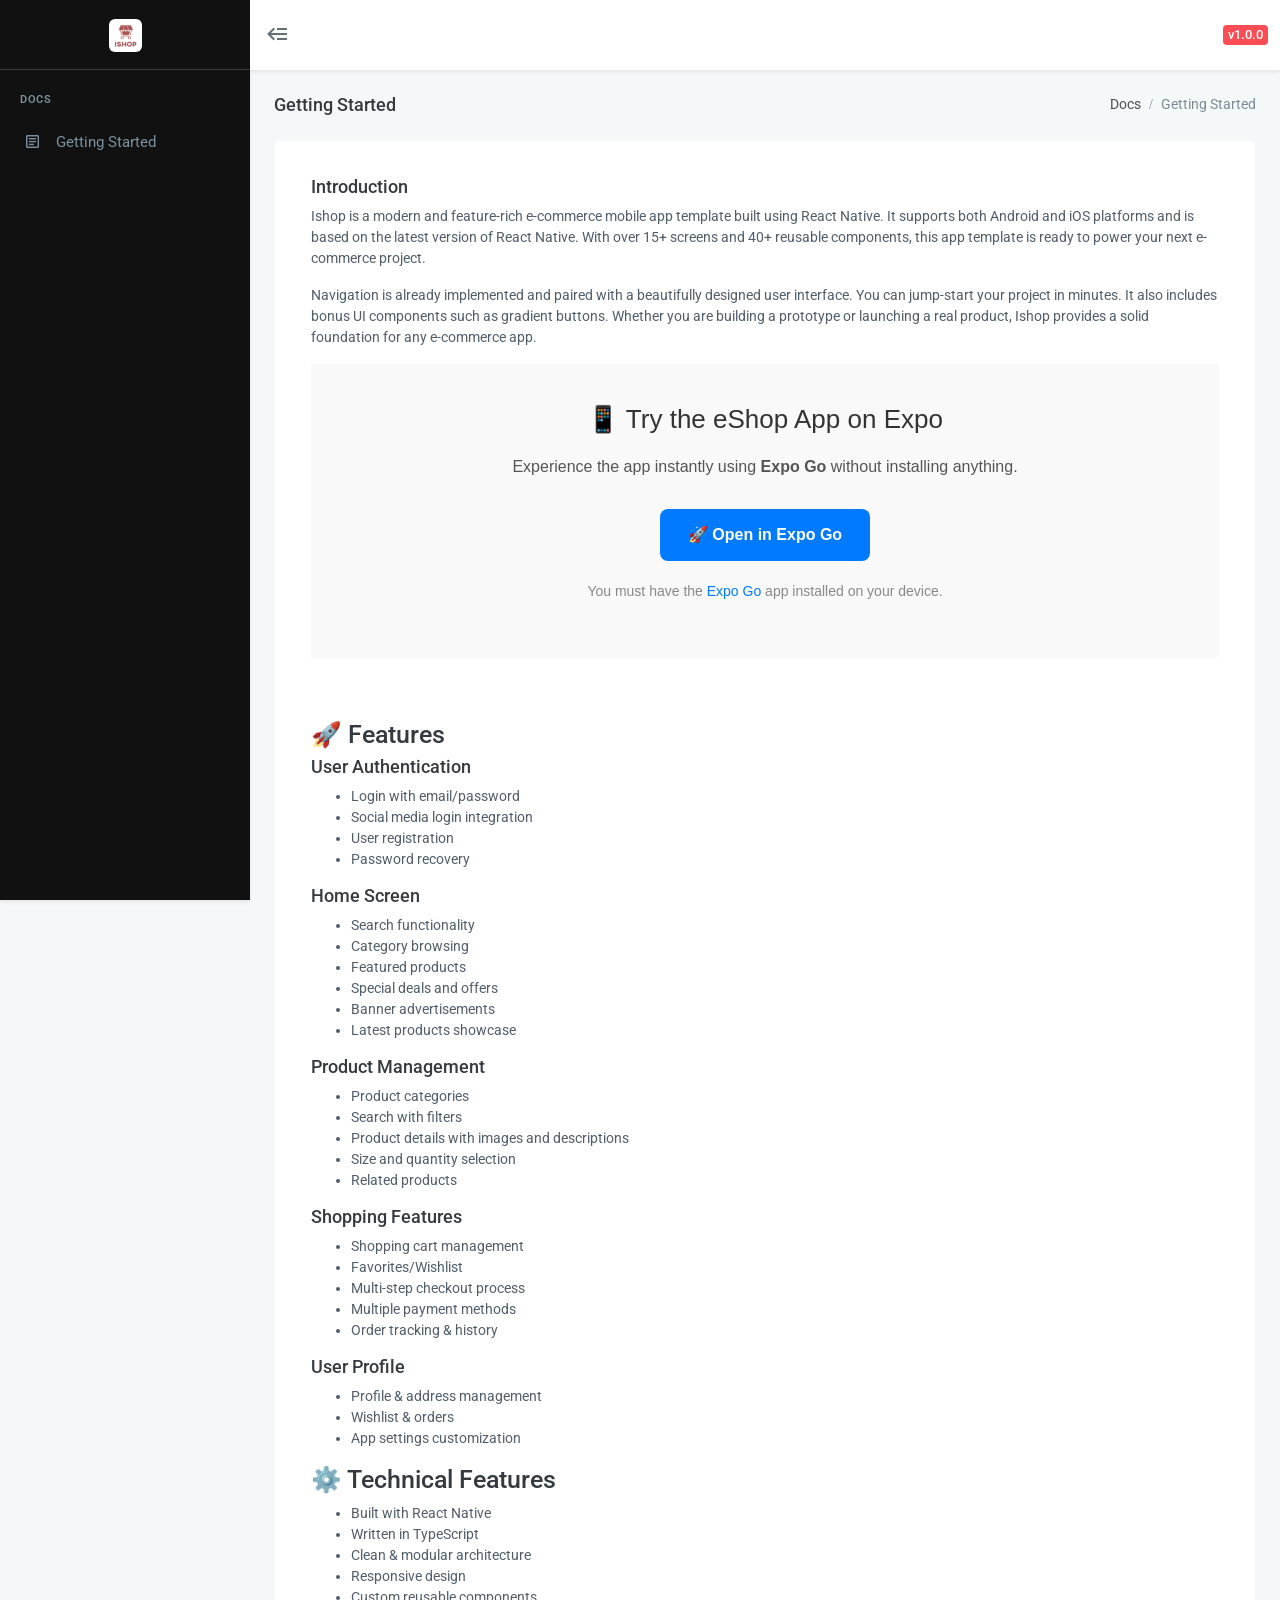
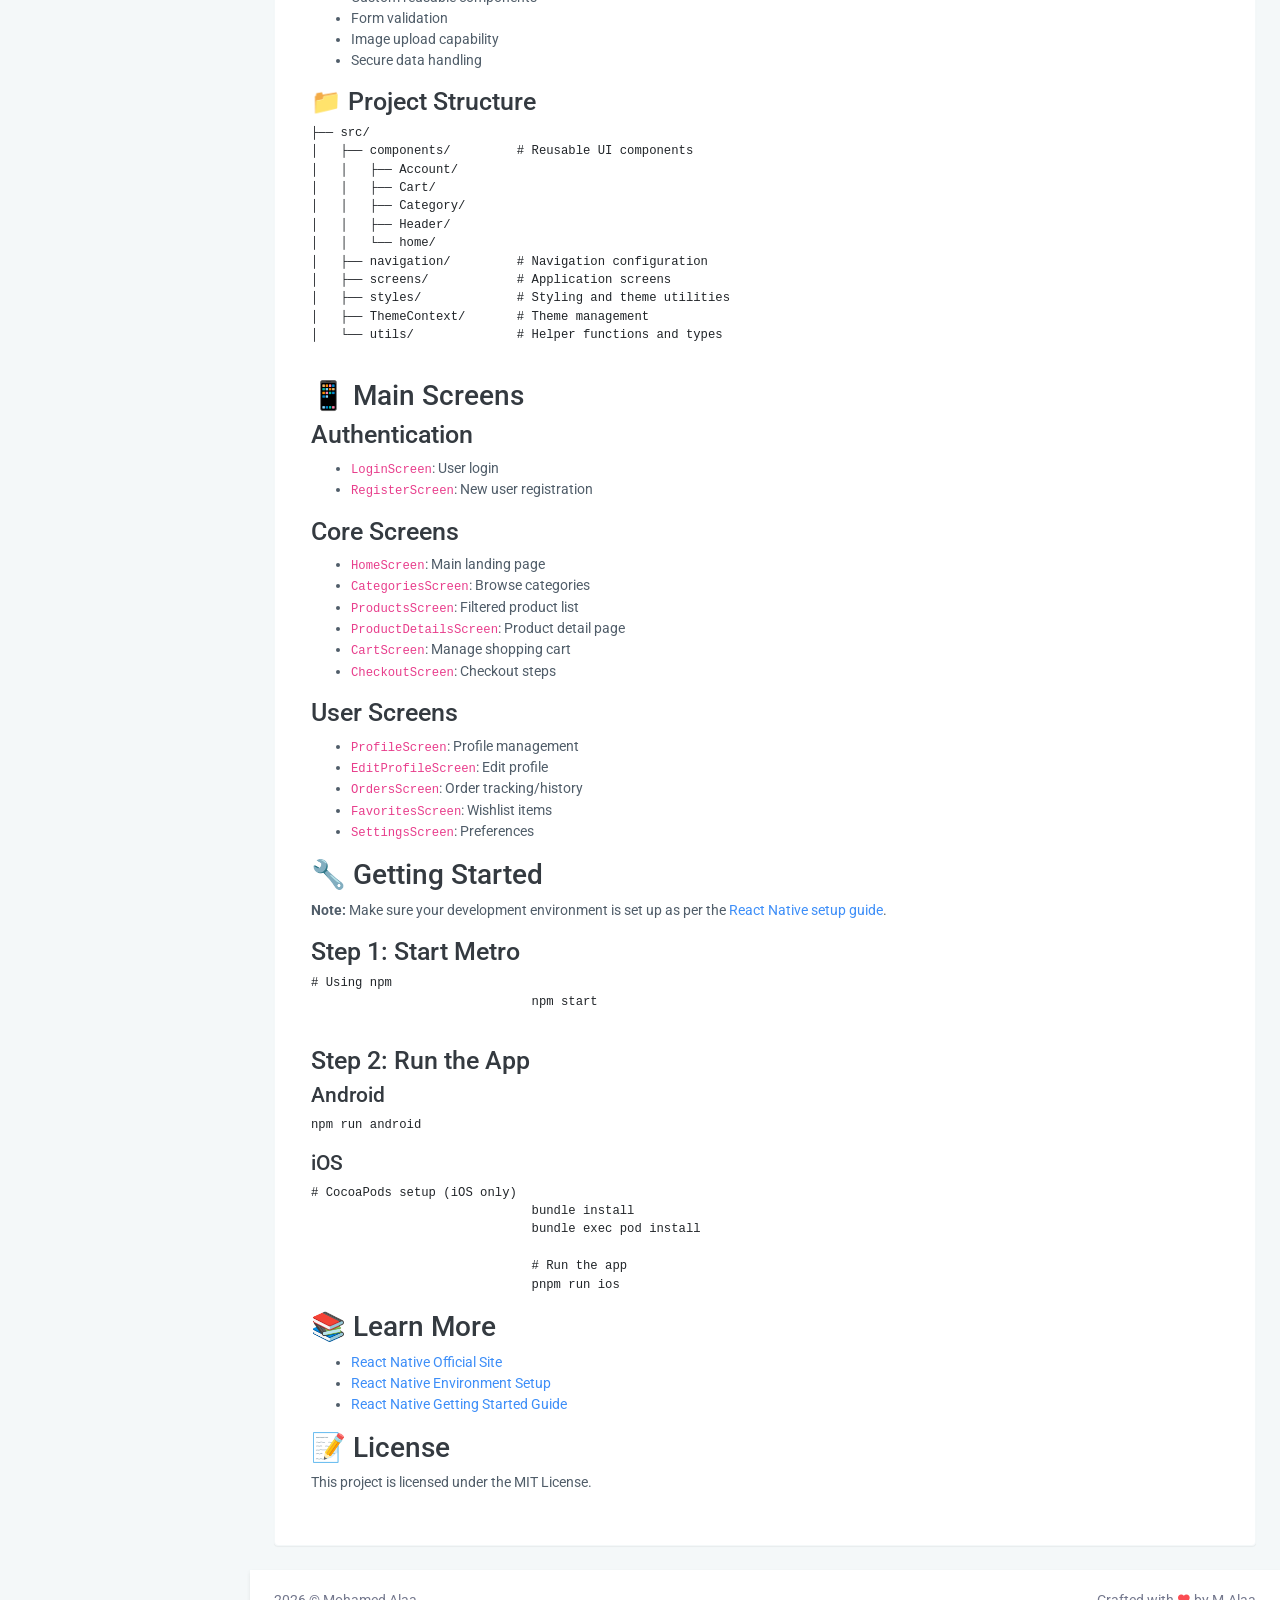
<file: ishop.html>
<!doctype html>
<html lang="en">

<head>
    <meta charset="utf-8" />
    <title>Ishop - React Native E-commerce App Documentation</title>
    <meta name="viewport" content="width=device-width, initial-scale=1.0">
    <meta
        content="eShop is a modern and feature-rich e-commerce mobile app template built using React Native. It supports both Android and iOS platforms and is based on the latest version of React Native. With over 15+ screens and 40+ reusable components, this app template is ready to power your next e-commerce project. Navigation is already implemented and paired with a beautifully designed user interface. You can jump-start your project in minutes. It also includes bonus UI components such as gradient buttons. Whether you are building a prototype or launching a real product, eShop provides a solid foundation for any e-commerce app."
        name="description" />
    <meta content="ThemesDesign" name="author" />
    <!-- App favicon -->
    <link rel="shortcut icon" href="assets/images/Ishop-icon.png">

    <!-- Bootstrap Css -->
    <link href="assets/css/bootstrap.min.css" rel="stylesheet" type="text/css" />
    <!-- Icons Css -->
    <link href="assets/css/icons.min.css" rel="stylesheet" type="text/css" />
    <!-- App Css-->
    <link href="assets/css/app.min.css" rel="stylesheet" type="text/css" />
    <style>
        body[data-sidebar=dark] .navbar-brand-box {
            background: #111;
            border-bottom: 2px solid #3d3d3d;
        }

        body[data-sidebar=dark] .vertical-menu {
            background: #111;
        }
    </style>
</head>

<body data-sidebar="dark">

    <!-- Begin page -->
    <div id="layout-wrapper">

        <header id="page-topbar">
            <div class="navbar-header">
                <div class="d-flex">
                    <!-- LOGO -->
                    <div class="navbar-brand-box">

                        <a href="index.html" class="logo logo-light">
                            <span class="logo-sm">
                                <img src="assets/images/Ishop-icon.png" alt="" height="16"
                                    style="background: #fff; border-radius: 6px; transform: translate(-8px, 0px);">
                            </span>
                            <span class="logo-lg">
                                <img src="assets/images/Ishop-icon.png" alt="" height="33"
                                    style="background: #fff; border-radius: 6px;">
                            </span>
                        </a>
                    </div>

                    <button type="button" class="btn btn-sm px-3 font-size-24 header-item waves-effect"
                        id="vertical-menu-btn">
                        <i class="mdi mdi-backburger"></i>
                    </button>

                </div>

                <div class="d-flex">

                    <div class="d-inline-block">
                        <h5><span class="badge badge-danger float-right">v1.0.0</span></h5>
                    </div>

                </div>
            </div>
        </header>

        <!-- ========== Left Sidebar Start ========== -->
        <div class="vertical-menu">

            <div data-simplebar class="h-100">

                <!--- Sidemenu -->
                <div id="sidebar-menu">
                    <!-- Left Menu Start -->
                    <ul class="metismenu list-unstyled" id="side-menu">
                        <li class="menu-title">Docs</li>

                        <li>
                            <a href="index.html" class="waves-effect">
                                <i class="mdi mdi-file-document-box-outline"></i>
                                <span>Getting Started</span>
                            </a>
                        </li>

                        <!-- <li class="menu-title">Layouts</li>

                        <li>
                            <a href="screen.html" class=" waves-effect">
                                <i class="mdi mdi-flip-horizontal"></i>
                                <span>App Screenshot</span>
                            </a>
                        </li>

                        <li class="menu-title">Other</li>

                        <li>
                            <a href="changelog.html" class=" waves-effect">
                                <i class="mdi mdi-format-list-bulleted"></i>
                                <span>Changelog</span>
                            </a>
                        </li> -->

                    </ul>

                </div>
                <!-- Sidebar -->
            </div>
        </div>
        <!-- Left Sidebar End -->

        <!-- ============================================================== -->
        <!-- Start right Content here -->
        <!-- ============================================================== -->
        <div class="main-content">

            <div class="page-content">
                <div class="container-fluid">

                    <!-- start page title -->
                    <div class="row">
                        <div class="col-12">
                            <div class="page-title-box d-flex align-items-center justify-content-between">
                                <h4 class="mb-0 font-size-18">Getting Started</h4>

                                <div class="page-title-right">
                                    <ol class="breadcrumb m-0">
                                        <li class="breadcrumb-item"><a href="javascript: void(0);">Docs</a></li>
                                        <li class="breadcrumb-item active">Getting Started</li>
                                    </ol>
                                </div>

                            </div>
                        </div>
                    </div>
                    <!-- end page title -->

                    <div class="card">
                        <div class="card-body">
                            <div class="p-lg-3">
                                <h5 class="mt-0 mb-2">Introduction</h5>
                                <p>
                                    Ishop is a modern and feature-rich e-commerce mobile app template built using React
                                    Native. It supports both Android and iOS platforms and is based on the latest
                                    version of React Native. With over 15+ screens and 40+ reusable components, this app
                                    template is ready to power your next e-commerce project.
                                </p>
                                <p>
                                    Navigation is already implemented and paired with a beautifully designed user
                                    interface. You can jump-start your project in minutes. It also includes bonus UI
                                    components such as gradient buttons. Whether you are building a prototype or
                                    launching a real product, Ishop provides a solid foundation for any e-commerce app.
                                </p>
                                <!-- APK Download Section -->
                                <!-- eShop App Preview & Download Section -->
                                <div style="width: 100%; font-family: Arial, sans-serif;">

                                    <!-- Expo Go Preview Section -->
                                    <div style="background: #f9f9f9; padding: 40px 20px; text-align: center;">
                                        <h2 style="font-size: 26px; margin-bottom: 20px; color: #333;">📱 Try the eShop
                                            App on Expo</h2>
                                        <p style="font-size: 16px; color: #555; margin-bottom: 30px;">
                                            Experience the app instantly using <strong>Expo Go</strong> without
                                            installing anything.
                                        </p>
                                        <a href="https://expo.dev/preview/update?message=Initial+commit%0A%0AGenerated+by+create-expo-app+3.4.2.&updateRuntimeVersion=1.0.0&createdAt=2025-07-13T19%3A46%3A30.859Z&slug=exp&projectId=a501eaa4-686f-4b6b-867d-0321f8244e13&group=e2ef052d-2833-4d75-89f8-f83a770ca5fb"
                                            style="display: inline-block; padding: 14px 28px; background-color: #007bff; color: white;
                text-decoration: none; border-radius: 8px; font-size: 16px; font-weight: bold;">
                                            🚀 Open in Expo Go
                                        </a>
                                        <p style="margin-top: 20px; font-size: 14px; color: #888;">
                                            You must have the <a href="https://expo.dev/go" style="color: #007bff;">Expo
                                                Go</a> app installed on your device.
                                        </p>
                                    </div>

                                    <!-- Divider -->
                                    <div style="height: 30px;"></div>
                                </div>
                                <!--- End -->
                            </div>

                            <div class="p-lg-3">
                                <h3 class="mt-0 mb-2">🚀 Features</h5>
                                    <h5>User Authentication</h5>
                                    <ul>
                                        <li>Login with email/password</li>
                                        <li>Social media login integration</li>
                                        <li>User registration</li>
                                        <li>Password recovery</li>
                                    </ul>

                                    <h5>Home Screen</h5>
                                    <ul>
                                        <li>Search functionality</li>
                                        <li>Category browsing</li>
                                        <li>Featured products</li>
                                        <li>Special deals and offers</li>
                                        <li>Banner advertisements</li>
                                        <li>Latest products showcase</li>
                                    </ul>

                                    <h5>Product Management</h5>
                                    <ul>
                                        <li>Product categories</li>
                                        <li>Search with filters</li>
                                        <li>Product details with images and descriptions</li>
                                        <li>Size and quantity selection</li>
                                        <li>Related products</li>
                                    </ul>

                                    <h5>Shopping Features</h5>
                                    <ul>
                                        <li>Shopping cart management</li>
                                        <li>Favorites/Wishlist</li>
                                        <li>Multi-step checkout process</li>
                                        <li>Multiple payment methods</li>
                                        <li>Order tracking & history</li>
                                    </ul>

                                    <h5>User Profile</h5>
                                    <ul>
                                        <li>Profile & address management</li>
                                        <li>Wishlist & orders</li>
                                        <li>App settings customization</li>
                                    </ul>

                                    <h3>⚙️ Technical Features</h3>
                                    <ul>
                                        <li>Built with React Native</li>
                                        <li>Written in TypeScript</li>
                                        <li>Clean & modular architecture</li>
                                        <li>Responsive design</li>
                                        <li>Custom reusable components</li>
                                        <li>Form validation</li>
                                        <li>Image upload capability</li>
                                        <li>Secure data handling</li>
                                    </ul>

                                    <h3>📁 Project Structure</h3>                                                                    
                                    <pre>
├── src/
│   ├── components/         # Reusable UI components
│   │   ├── Account/
│   │   ├── Cart/
│   │   ├── Category/
│   │   ├── Header/
│   │   └── home/
│   ├── navigation/         # Navigation configuration
│   ├── screens/            # Application screens
│   ├── styles/             # Styling and theme utilities
│   ├── ThemeContext/       # Theme management
│   └── utils/              # Helper functions and types
  </pre>

                                    <h2>📱 Main Screens</h2>
                                    <h3>Authentication</h3>
                                    <ul>
                                        <li><code>LoginScreen</code>: User login</li>
                                        <li><code>RegisterScreen</code>: New user registration</li>
                                    </ul>
                                    <h3>Core Screens</h3>
                                    <ul>
                                        <li><code>HomeScreen</code>: Main landing page</li>
                                        <li><code>CategoriesScreen</code>: Browse categories</li>
                                        <li><code>ProductsScreen</code>: Filtered product list</li>
                                        <li><code>ProductDetailsScreen</code>: Product detail page</li>
                                        <li><code>CartScreen</code>: Manage shopping cart</li>
                                        <li><code>CheckoutScreen</code>: Checkout steps</li>
                                    </ul>
                                    <h3>User Screens</h3>
                                    <ul>
                                        <li><code>ProfileScreen</code>: Profile management</li>
                                        <li><code>EditProfileScreen</code>: Edit profile</li>
                                        <li><code>OrdersScreen</code>: Order tracking/history</li>
                                        <li><code>FavoritesScreen</code>: Wishlist items</li>
                                        <li><code>SettingsScreen</code>: Preferences</li>
                                    </ul>

                                    <h2>🔧 Getting Started</h2>
                                    <blockquote><strong>Note:</strong> Make sure your development environment is set up
                                        as per the <a href="https://reactnative.dev/docs/environment-setup"
                                            target="_blank">React Native setup guide</a>.</blockquote>

                                    <h3>Step 1: Start Metro</h3>
                                    <pre><code># Using npm
                              npm start
                                </code></pre>

                                    <h3>Step 2: Run the App</h3>
                                    <h4>Android</h4>
                                    <pre><code>npm run android</code></pre>

                                    <h4>iOS</h4>
                                    <pre><code># CocoaPods setup (iOS only)
                              bundle install
                              bundle exec pod install
                              
                              # Run the app
                              pnpm run ios</code></pre>
                                    
                                    <h2>📚 Learn More</h2>
                                    <ul>
                                        <li><a href="https://reactnative.dev" target="_blank">React Native Official
                                                Site</a></li>
                                        <li><a href="https://reactnative.dev/docs/environment-setup"
                                                target="_blank">React Native Environment Setup</a></li>
                                        <li><a href="https://reactnative.dev/docs/getting-started" target="_blank">React
                                                Native Getting Started Guide</a></li>
                                    </ul>

                                    <h2>📝 License</h2>
                                    <p>This project is licensed under the MIT License.</p>
                            </div> <!-- end padding-->
                        </div>
                        <!--end card body-->
                    </div> <!-- end card-->

                </div> <!-- container-fluid -->
            </div>
            <!-- End Page-content -->

            <footer class="footer">
                <div class="container-fluid">
                    <div class="row">
                        <div class="col-sm-6">
                            <span id="year"></span>
                            © Mohamed Alaa.
                        </div>
                        <div class="col-sm-6">
                            <div class="text-sm-right d-none d-sm-block">
                                Crafted with <i class="mdi mdi-heart text-danger"></i> by M.Alaa
                            </div>
                        </div>
                    </div>
                </div>
            </footer>
        </div>
        <!-- end main content-->

    </div>
    <!-- END layout-wrapper -->

    <!-- JAVASCRIPT -->
    <script src="assets/libs/jquery/jquery.min.js"></script>
    <script src="assets/libs/bootstrap/js/bootstrap.bundle.min.js"></script>
    <script src="assets/libs/metismenu/metisMenu.min.js"></script>
    <script src="assets/libs/simplebar/simplebar.min.js"></script>
    <script src="assets/libs/node-waves/waves.min.js"></script>
    <script>
        document.getElementById("year").textContent = new Date().getFullYear();
    </script>
    <script src="assets/js/app.js"></script>
    <script>
        document.getElementById("downloadApkBtn").addEventListener("click", function (e) {
            e.preventDefault();

            const localPath = "./assets/apk/eShop.apk";

            const a = document.createElement("a");
            a.href = localPath;
            a.download = "eShop.apk";
            document.body.appendChild(a);
            a.click();
            document.body.removeChild(a);
        });
    </script>

</body>

</html>
</file>
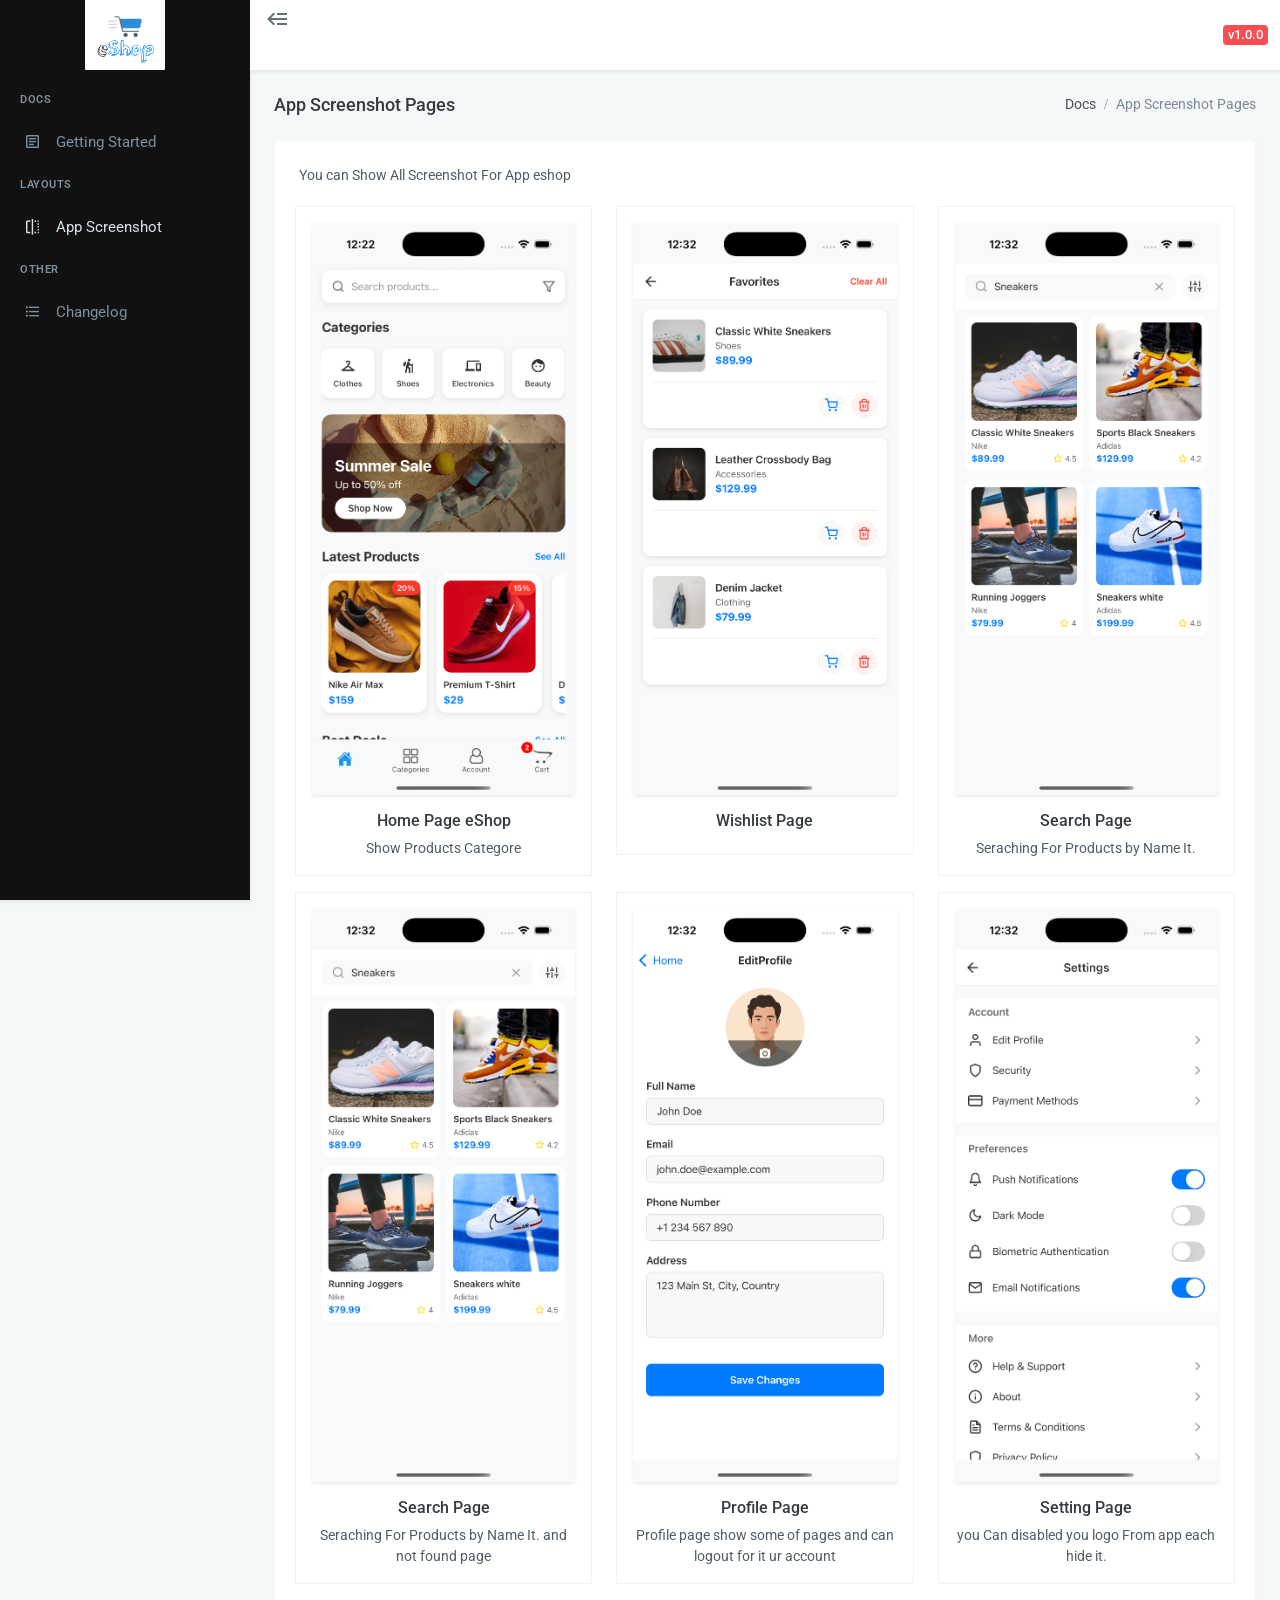
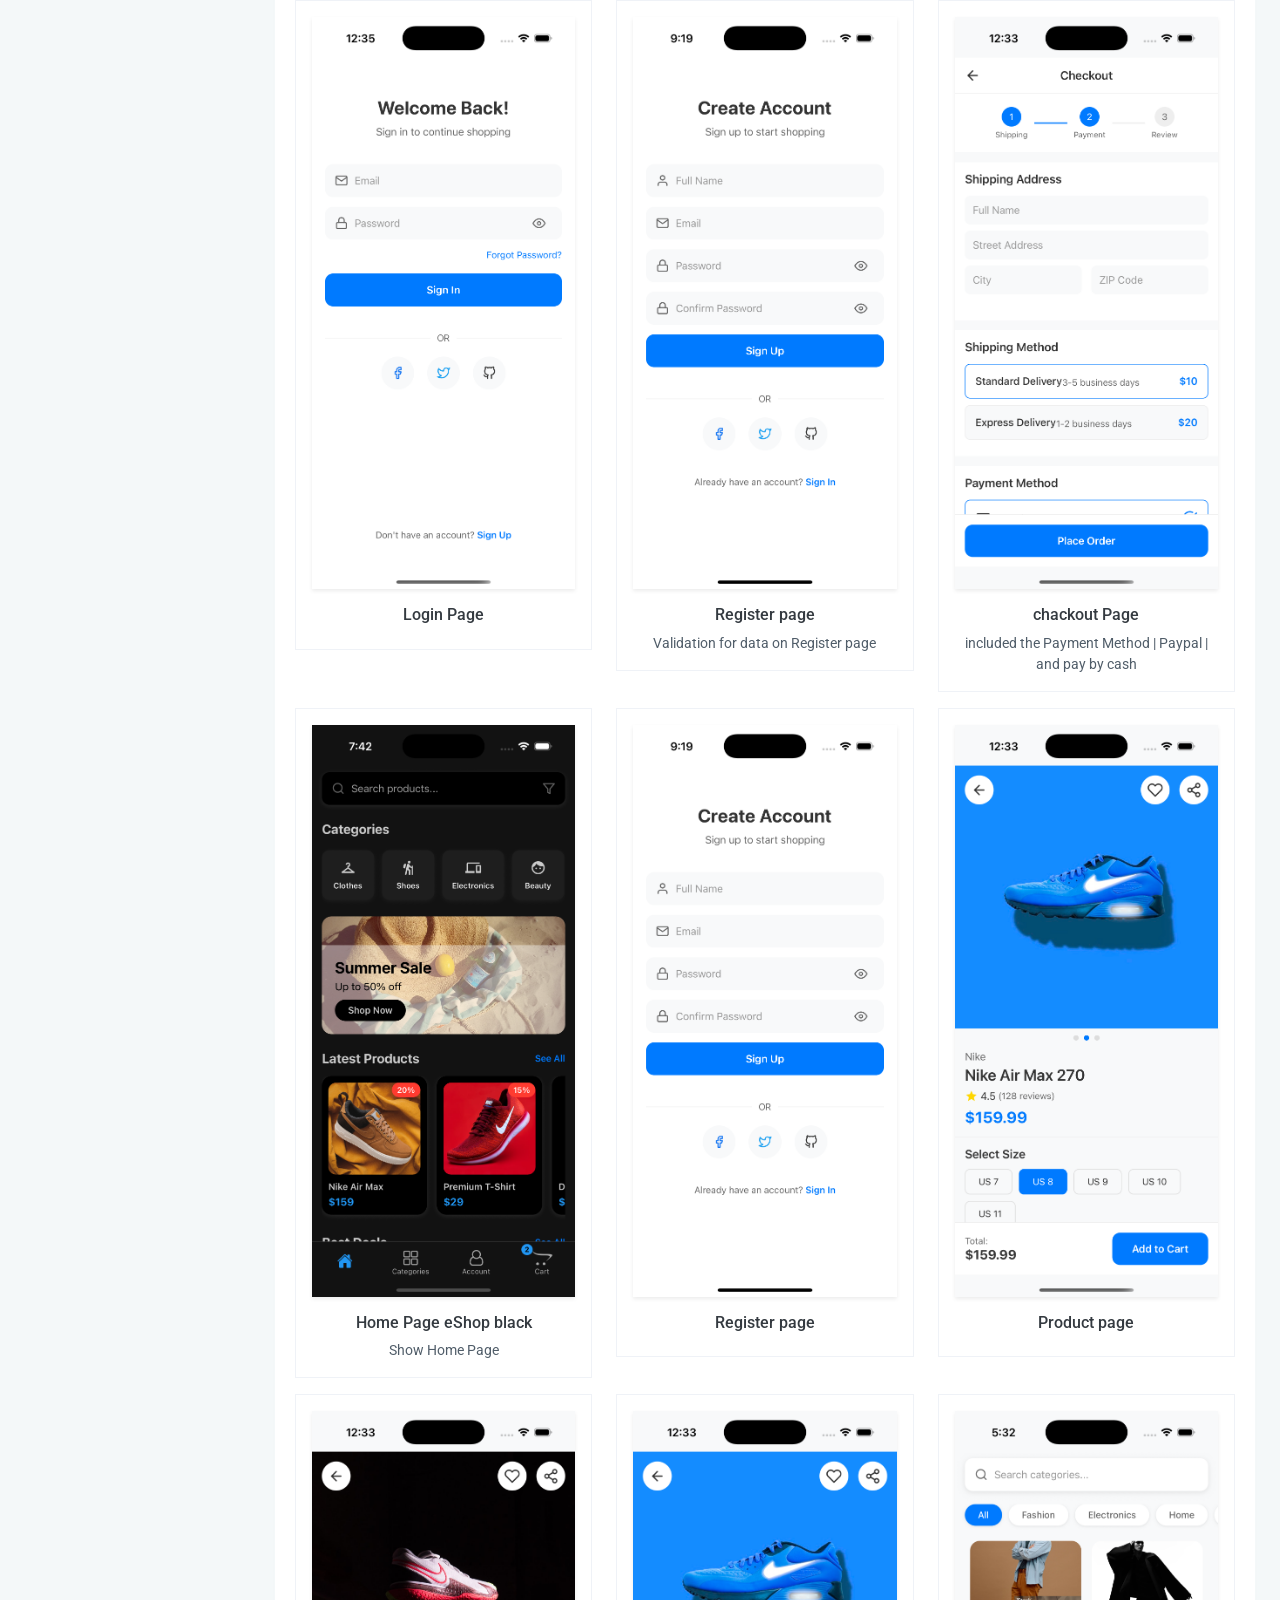
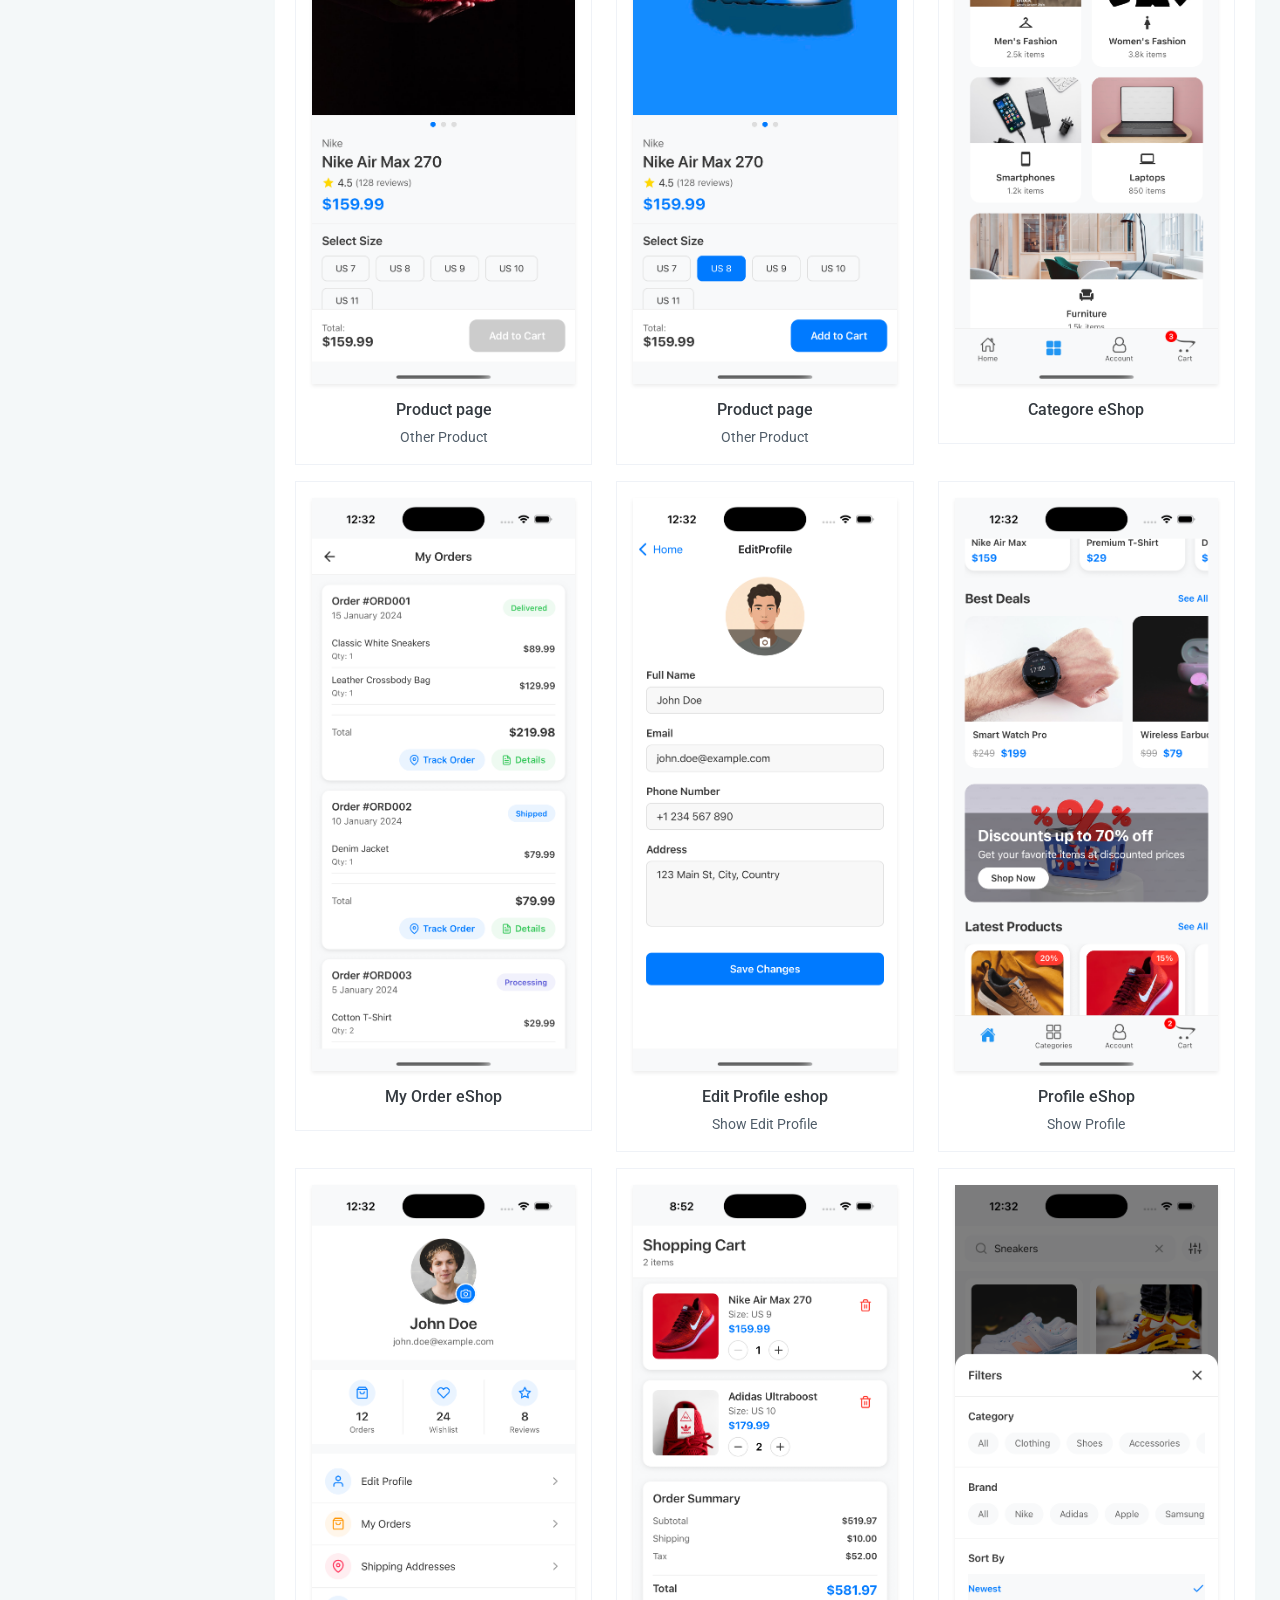
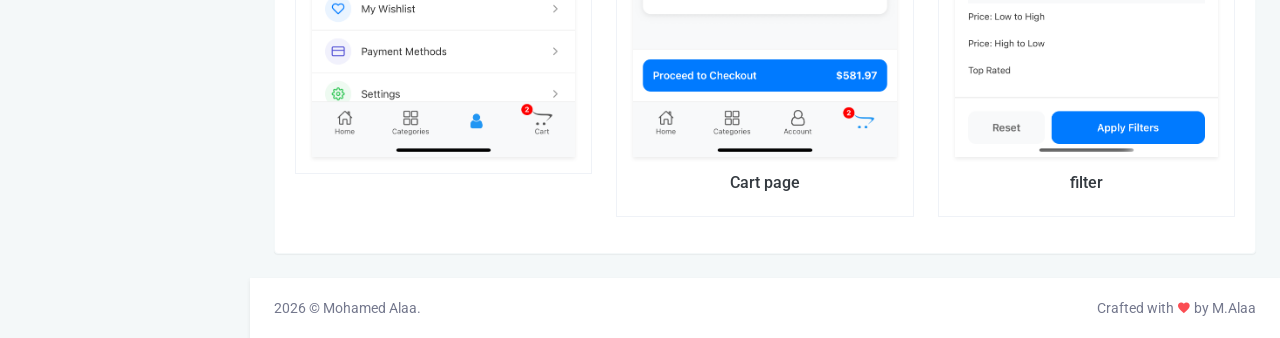
<file: screen.html>
<!doctype html>
<html lang="en">

<head>
    <meta charset="utf-8" />
    <title>eShop – React Native UI Ecommerce Template</title>
    <meta name="viewport" content="width=device-width, initial-scale=1.0">
    <meta
        content="eShop is a modern and feature-rich e-commerce mobile app template built using React Native. It supports both Android and iOS platforms and is based on the latest version of React Native. With over 15+ screens and 40+ reusable components, this app template is ready to power your next e-commerce project. Navigation is already implemented and paired with a beautifully designed user interface. You can jump-start your project in minutes. It also includes bonus UI components such as gradient buttons. Whether you are building a prototype or launching a real product, eShop provides a solid foundation for any e-commerce app."
        name="description" />
    <meta content="ThemesDesign" name="author" />

    <!-- App favicon -->
    <link rel="shortcut icon" href="assets/images/AppLogo.png">

    <!-- Bootstrap Css -->
    <link href="assets/css/bootstrap.min.css" rel="stylesheet" type="text/css" />
    <!-- Icons Css -->
    <link href="assets/css/icons.min.css" rel="stylesheet" type="text/css" />
    <!-- App Css-->
    <link href="assets/css/app.min.css" rel="stylesheet" type="text/css" />
    <style>
        body[data-sidebar=dark] .navbar-brand-box {
            background: #111;
            border-bottom: 2px solid #3d3d3d;
        }

        body[data-sidebar=dark] .vertical-menu {
            background: #111;
        }
    </style>
</head>

<body data-sidebar="dark">

    <!-- Begin page -->
    <div id="layout-wrapper">

        <header id="page-topbar">
            <div class="navbar-header">
                <div class="d-flex">
                    <!-- LOGO -->
                    <div class="navbar-brand-box" style="padding: 10px;">

                        <a href="index.html" class="logo logo-light">
                            <span class="logo-sm">
                                <img src="assets/images/AppLogo.png" alt="" height="80" width="80"
                                    style="background: #fff; border-radius: 6px;transform: translate(-8px, 0px);">
                            </span>
                            <span class="logo-lg">
                                <img src="assets/images/AppLogo.png" alt="" height="80" width="80"
                                    style="background: #fff; border-radius: 6px;">
                            </span>
                        </a>
                    </div>

                    <button type="button" class="btn btn-sm px-3 font-size-24 header-item waves-effect"
                        id="vertical-menu-btn">
                        <i class="mdi mdi-backburger"></i>
                    </button>

                </div>

                <div class="d-flex">

                    <div class="d-inline-block">
                        <h5><span class="badge badge-danger float-right">v1.0.0</span></h5>
                    </div>

                </div>
            </div>
        </header>

        <!-- ========== Left Sidebar Start ========== -->
        <div class="vertical-menu">

            <div data-simplebar class="h-100">

                <!--- Sidemenu -->
                <div id="sidebar-menu">
                    <!-- Left Menu Start -->
                    <ul class="metismenu list-unstyled" id="side-menu">
                        <li class="menu-title">Docs</li>

                        <li>
                            <a href="index.html" class="waves-effect">
                                <i class="mdi mdi-file-document-box-outline"></i>
                                <span>Getting Started</span>
                            </a>
                        </li>

                        <li class="menu-title">Layouts</li>

                        <li>
                            <a href="screen.html" class=" waves-effect">
                                <i class="mdi mdi-flip-horizontal"></i>
                                <span>App Screenshot</span>
                            </a>
                        </li>


                        <li class="menu-title">Other</li>

                        <li>
                            <a href="changelog.html" class=" waves-effect">
                                <i class="mdi mdi-format-list-bulleted"></i>
                                <span>Changelog</span>
                            </a>
                        </li>

                    </ul>

                </div>
                <!-- Sidebar -->
            </div>
        </div>
        <!-- Left Sidebar End -->

        <!-- ============================================================== -->
        <!-- Start right Content here -->
        <!-- ============================================================== -->
        <div class="main-content">

            <div class="page-content">
                <div class="container-fluid">

                    <!-- start page title -->
                    <div class="row">
                        <div class="col-12">
                            <div class="page-title-box d-flex align-items-center justify-content-between">
                                <h4 class="mb-0 font-size-18">App Screenshot Pages </h4>

                                <div class="page-title-right">
                                    <ol class="breadcrumb m-0">
                                        <li class="breadcrumb-item"><a href="javascript: void(0);">Docs</a></li>
                                        <li class="breadcrumb-item active">App Screenshot Pages </li>
                                    </ol>
                                </div>

                            </div>
                        </div>
                    </div>
                    <!-- end page title -->

                    <div class="card">
                        <div class="card-body">
                            <div class="p-lg-1">
                                <p>
                                    You can Show All Screenshot For App eshop
                                </p>
                            </div>

                            <div class="row">
                                <div class="col-lg-4 col-md-6">
                                    <div class="border p-3 text-center mb-3">
                                        <img src="assets/images/screenshot/1.png" alt="image"
                                            class="img-fluid shadow" />
                                        <h5 class="font-weight-semibold font-size-16 mt-3">Home Page eShop</h5>
                                        Show Products Categore
                                    </div>
                                </div>
                                <div class="col-lg-4 col-md-6">
                                    <div class="border p-3 text-center mb-3">
                                        <img src="assets/images/screenshot/11.png" alt="image"
                                            class="img-fluid shadow" />
                                        <h5 class="font-weight-semibold font-size-16 mt-3">Wishlist Page </h5>
                                    </div>
                                </div>
                                <div class="col-lg-4 col-md-6">
                                    <div class="border p-3 text-center mb-3">
                                        <img src="assets/images/screenshot/5.png" alt="image"
                                            class="img-fluid shadow" />
                                        <h5 class="font-weight-semibold font-size-16 mt-3">Search Page</h5>
                                        Seraching For Products by Name It.
                                    </div>
                                </div>
                                <div class="col-lg-4 col-md-6">
                                    <div class="border p-3 text-center mb-3">
                                        <img src="assets/images/screenshot/5.png" alt="image"
                                            class="img-fluid shadow" />
                                        <h5 class="font-weight-semibold font-size-16 mt-3">Search Page</h5>
                                        Seraching For Products by Name It. and not found page
                                    </div>
                                </div>
                                <div class="col-lg-4 col-md-6">
                                    <div class="border p-3 text-center mb-3">
                                        <img src="assets/images/screenshot/9.png" alt="image"
                                            class="img-fluid shadow" />
                                        <h5 class="font-weight-semibold font-size-16 mt-3">Profile Page</h5>
                                        Profile page show some of pages and can logout for it ur account
                                    </div>
                                </div>
                                <div class="col-lg-4 col-md-6">
                                    <div class="border p-3 text-center mb-3">
                                        <img src="assets/images/screenshot/12.png" alt="image"
                                            class="img-fluid shadow" />
                                        <h5 class="font-weight-semibold font-size-16 mt-3">Setting Page </h5>
                                        you Can disabled you logo From app each hide it.
                                    </div>
                                </div>
                                <div class="col-lg-4 col-md-6">
                                    <div class="border p-3 text-center mb-3">
                                        <img src="assets/images/screenshot/20.png" alt="image"
                                            class="img-fluid shadow" />
                                        <h5 class="font-weight-semibold font-size-16 mt-3">Login Page </h5>
                                    </div>
                                </div>
                                <div class="col-lg-4 col-md-6">
                                    <div class="border p-3 text-center mb-3">
                                        <img src="assets/images/screenshot/4.png" alt="image"
                                            class="img-fluid shadow" />
                                        <h5 class="font-weight-semibold font-size-16 mt-3">Register page </h5>
                                        Validation for data on Register page
                                    </div>
                                </div>
                                <div class="col-lg-4 col-md-6">
                                    <div class="border p-3 text-center mb-3">
                                        <img src="assets/images/screenshot/18.png" alt="image"
                                            class="img-fluid shadow" />
                                        <h5 class="font-weight-semibold font-size-16 mt-3">chackout Page </h5>
                                        included the Payment Method | Paypal | and pay by cash
                                    </div>
                                </div> <!-- end col -->
                                <div class="col-lg-4 col-md-6">
                                    <div class="border p-3 text-center mb-3">
                                        <img src="assets/images/screenshot/23.png" alt="image"
                                            class="img-fluid shadow" />
                                        <h5 class="font-weight-semibold font-size-16 mt-3">Home Page eShop black</h5>
                                        Show Home Page
                                    </div>
                                </div>
                                <div class="col-lg-4 col-md-6">
                                    <div class="border p-3 text-center mb-3">
                                        <img src="assets/images/screenshot/4.png" alt="image"
                                            class="img-fluid shadow" />
                                        <h5 class="font-weight-semibold font-size-16 mt-3">Register page </h5>
                                    </div>
                                </div>
                                <!----------->
                                <div class="col-lg-4 col-md-6">
                                    <div class="border p-3 text-center mb-3">
                                        <img src="assets/images/screenshot/16.png" alt="image"
                                            class="img-fluid shadow" />
                                        <h5 class="font-weight-semibold font-size-16 mt-3">Product page </h5>
                                    </div>
                                </div> <!-- end col -->

                                <div class="col-lg-4 col-md-6">
                                    <div class="border p-3 text-center mb-3">
                                        <img src="assets/images/screenshot/15.png" alt="image"
                                            class="img-fluid shadow" />
                                        <h5 class="font-weight-semibold font-size-16 mt-3">Product page </h5>
                                        Other Product
                                    </div>
                                </div> <!-- end col -->


                                <!-- end col -->
                                <div class="col-lg-4 col-md-6">
                                    <div class="border p-3 text-center mb-3">
                                        <img src="assets/images/screenshot/16.png" alt="image"
                                            class="img-fluid shadow" />
                                        <h5 class="font-weight-semibold font-size-16 mt-3">Product page </h5>
                                        Other Product
                                    </div>
                                </div> <!-- end col -->




                                <!-- <div class="col-lg-4 col-md-6">
                                        <div class="border p-3 text-center mb-3">
                                            <img src="assets/images/screenshot/33.png" alt="image" class="img-fluid shadow"/>
                                            <h5 class="font-weight-semibold font-size-16 mt-3">Product page </h5>
                                            Other Product 
                                        </div>
                                    </div> end col -->

                                <div class="col-lg-4 col-md-6">
                                    <div class="border p-3 text-center mb-3">
                                        <img src="assets/images/screenshot/2.png" alt="image"
                                            class="img-fluid shadow" />
                                        <h5 class="font-weight-semibold font-size-16 mt-3">Categore eShop</h5>
                                    </div>
                                </div> <!-- end col -->

                                <div class="col-lg-4 col-md-6">
                                    <div class="border p-3 text-center mb-3">
                                        <img src="assets/images/screenshot/10.png" alt="image"
                                            class="img-fluid shadow" />
                                        <h5 class="font-weight-semibold font-size-16 mt-3">My Order eShop</h5>
                                    </div>
                                </div> <!-- end col -->
                                <div class="col-lg-4 col-md-6">
                                    <div class="border p-3 text-center mb-3">
                                        <img src="assets/images/screenshot/9.png" alt="image"
                                            class="img-fluid shadow" />
                                        <h5 class="font-weight-semibold font-size-16 mt-3">Edit Profile eshop</h5>
                                        Show Edit Profile
                                    </div>
                                </div> <!-- end col -->
                                <div class="col-lg-4 col-md-6">
                                    <div class="border p-3 text-center mb-3">
                                        <img src="assets/images/screenshot/7.png" alt="image"
                                            class="img-fluid shadow" />
                                        <h5 class="font-weight-semibold font-size-16 mt-3">Profile eShop</h5>
                                        Show Profile
                                    </div>
                                </div> <!-- end col -->

                                <div class="col-lg-4 col-md-6">
                                    <div class="border p-3 text-center mb-3">
                                        <img src="assets/images/screenshot/8.png" alt="image"
                                            class="img-fluid shadow" />
                                    </div>
                                </div> <!-- end col -->


                                <div class="col-lg-4 col-md-6">
                                    <div class="border p-3 text-center mb-3">
                                        <img src="assets/images/screenshot/3.png" alt="image"
                                            class="img-fluid shadow" />
                                        <h5 class="font-weight-semibold font-size-16 mt-3">Cart page </h5>
                                    </div>
                                </div> <!-- end col -->




                                <div class="col-lg-4 col-md-6">
                                    <div class="border p-3 text-center mb-3">
                                        <img src="assets/images/screenshot/6.png" alt="image"
                                            class="img-fluid shadow" />
                                        <h5 class="font-weight-semibold font-size-16 mt-3">filter </h5>
                                    </div>
                                </div> <!-- end col -->

                            </div>
                            <!-- end row -->

                        </div>
                    </div>


                </div> <!-- container-fluid -->
            </div>
            <!-- End Page-content -->


            <footer class="footer">
                <div class="container-fluid">
                    <div class="row">
                        <div class="col-sm-6">
                            <span id="year"></span> © Mohamed Alaa.
                        </div>
                        <div class="col-sm-6">
                            <div class="text-sm-right d-none d-sm-block">
                                Crafted with <i class="mdi mdi-heart text-danger"></i> by M.Alaa
                            </div>
                        </div>
                    </div>
                </div>
            </footer>
        </div>
        <!-- end main content-->

    </div>
    <!-- END layout-wrapper -->

    <!-- JAVASCRIPT -->
    <script src="assets/libs/jquery/jquery.min.js"></script>
    <script src="assets/libs/bootstrap/js/bootstrap.bundle.min.js"></script>
    <script src="assets/libs/metismenu/metisMenu.min.js"></script>
    <script src="assets/libs/simplebar/simplebar.min.js"></script>
    <script src="assets/libs/node-waves/waves.min.js"></script>
    <script>
        document.getElementById("year").textContent = new Date().getFullYear();
    </script>
    <script src="assets/js/app.js"></script>

</body>

</html>
</file>
<file: assets/css/icons.min.css>
@font-face{font-family:"Material Design Icons";src:url(../fonts/materialdesignicons-webfont.eot?v=4.4.95);src:url(../fonts/materialdesignicons-webfont.eot?#iefix&v=4.4.95) format("embedded-opentype"),url(../fonts/materialdesignicons-webfont.woff2?v=4.4.95) format("woff2"),url(../fonts/materialdesignicons-webfont.woff?v=4.4.95) format("woff"),url(../fonts/materialdesignicons-webfont.ttf?v=4.4.95) format("truetype");font-weight:400;font-style:normal}.mdi-set,.mdi:before{display:inline-block;font:normal normal normal 24px/1 "Material Design Icons";font-size:inherit;text-rendering:auto;line-height:inherit;-webkit-font-smoothing:antialiased;-moz-osx-font-smoothing:grayscale}.mdi-ab-testing::before{content:"\F001C"}.mdi-access-point::before{content:"\F002"}.mdi-access-point-network::before{content:"\F003"}.mdi-access-point-network-off::before{content:"\FBBD"}.mdi-account::before{content:"\F004"}.mdi-account-alert::before{content:"\F005"}.mdi-account-alert-outline::before{content:"\FB2C"}.mdi-account-arrow-left::before{content:"\FB2D"}.mdi-account-arrow-left-outline::before{content:"\FB2E"}.mdi-account-arrow-right::before{content:"\FB2F"}.mdi-account-arrow-right-outline::before{content:"\FB30"}.mdi-account-badge::before{content:"\FD83"}.mdi-account-badge-alert::before{content:"\FD84"}.mdi-account-badge-alert-outline::before{content:"\FD85"}.mdi-account-badge-horizontal::before{content:"\FDF0"}.mdi-account-badge-horizontal-outline::before{content:"\FDF1"}.mdi-account-badge-outline::before{content:"\FD86"}.mdi-account-box::before{content:"\F006"}.mdi-account-box-multiple::before{content:"\F933"}.mdi-account-box-multiple-outline::before{content:"\F002C"}.mdi-account-box-outline::before{content:"\F007"}.mdi-account-card-details::before{content:"\F5D2"}.mdi-account-card-details-outline::before{content:"\FD87"}.mdi-account-cash::before{content:"\F00C2"}.mdi-account-cash-outline::before{content:"\F00C3"}.mdi-account-check::before{content:"\F008"}.mdi-account-check-outline::before{content:"\FBBE"}.mdi-account-child::before{content:"\FA88"}.mdi-account-child-circle::before{content:"\FA89"}.mdi-account-child-outline::before{content:"\F00F3"}.mdi-account-circle::before{content:"\F009"}.mdi-account-circle-outline::before{content:"\FB31"}.mdi-account-clock::before{content:"\FB32"}.mdi-account-clock-outline::before{content:"\FB33"}.mdi-account-convert::before{content:"\F00A"}.mdi-account-details::before{content:"\F631"}.mdi-account-edit::before{content:"\F6BB"}.mdi-account-edit-outline::before{content:"\F001D"}.mdi-account-group::before{content:"\F848"}.mdi-account-group-outline::before{content:"\FB34"}.mdi-account-heart::before{content:"\F898"}.mdi-account-heart-outline::before{content:"\FBBF"}.mdi-account-key::before{content:"\F00B"}.mdi-account-key-outline::before{content:"\FBC0"}.mdi-account-lock::before{content:"\F0189"}.mdi-account-lock-outline::before{content:"\F018A"}.mdi-account-minus::before{content:"\F00D"}.mdi-account-minus-outline::before{content:"\FAEB"}.mdi-account-multiple::before{content:"\F00E"}.mdi-account-multiple-check::before{content:"\F8C4"}.mdi-account-multiple-minus::before{content:"\F5D3"}.mdi-account-multiple-minus-outline::before{content:"\FBC1"}.mdi-account-multiple-outline::before{content:"\F00F"}.mdi-account-multiple-plus::before{content:"\F010"}.mdi-account-multiple-plus-outline::before{content:"\F7FF"}.mdi-account-network::before{content:"\F011"}.mdi-account-network-outline::before{content:"\FBC2"}.mdi-account-off::before{content:"\F012"}.mdi-account-off-outline::before{content:"\FBC3"}.mdi-account-outline::before{content:"\F013"}.mdi-account-plus::before{content:"\F014"}.mdi-account-plus-outline::before{content:"\F800"}.mdi-account-question::before{content:"\FB35"}.mdi-account-question-outline::before{content:"\FB36"}.mdi-account-remove::before{content:"\F015"}.mdi-account-remove-outline::before{content:"\FAEC"}.mdi-account-search::before{content:"\F016"}.mdi-account-search-outline::before{content:"\F934"}.mdi-account-settings::before{content:"\F630"}.mdi-account-settings-outline::before{content:"\F00F4"}.mdi-account-star::before{content:"\F017"}.mdi-account-star-outline::before{content:"\FBC4"}.mdi-account-supervisor::before{content:"\FA8A"}.mdi-account-supervisor-circle::before{content:"\FA8B"}.mdi-account-supervisor-outline::before{content:"\F0158"}.mdi-account-switch::before{content:"\F019"}.mdi-account-tie::before{content:"\FCBF"}.mdi-account-tie-outline::before{content:"\F00F5"}.mdi-accusoft::before{content:"\F849"}.mdi-adchoices::before{content:"\FD1E"}.mdi-adjust::before{content:"\F01A"}.mdi-adobe::before{content:"\F935"}.mdi-adobe-acrobat::before{content:"\FFBD"}.mdi-air-conditioner::before{content:"\F01B"}.mdi-air-filter::before{content:"\FD1F"}.mdi-air-horn::before{content:"\FD88"}.mdi-air-humidifier::before{content:"\F00C4"}.mdi-air-purifier::before{content:"\FD20"}.mdi-airbag::before{content:"\FBC5"}.mdi-airballoon::before{content:"\F01C"}.mdi-airballoon-outline::before{content:"\F002D"}.mdi-airplane::before{content:"\F01D"}.mdi-airplane-landing::before{content:"\F5D4"}.mdi-airplane-off::before{content:"\F01E"}.mdi-airplane-takeoff::before{content:"\F5D5"}.mdi-airplay::before{content:"\F01F"}.mdi-airport::before{content:"\F84A"}.mdi-alarm::before{content:"\F020"}.mdi-alarm-bell::before{content:"\F78D"}.mdi-alarm-check::before{content:"\F021"}.mdi-alarm-light::before{content:"\F78E"}.mdi-alarm-light-outline::before{content:"\FBC6"}.mdi-alarm-multiple::before{content:"\F022"}.mdi-alarm-note::before{content:"\FE8E"}.mdi-alarm-note-off::before{content:"\FE8F"}.mdi-alarm-off::before{content:"\F023"}.mdi-alarm-plus::before{content:"\F024"}.mdi-alarm-snooze::before{content:"\F68D"}.mdi-album::before{content:"\F025"}.mdi-alert::before{content:"\F026"}.mdi-alert-box::before{content:"\F027"}.mdi-alert-box-outline::before{content:"\FCC0"}.mdi-alert-circle::before{content:"\F028"}.mdi-alert-circle-outline::before{content:"\F5D6"}.mdi-alert-decagram::before{content:"\F6BC"}.mdi-alert-decagram-outline::before{content:"\FCC1"}.mdi-alert-octagon::before{content:"\F029"}.mdi-alert-octagon-outline::before{content:"\FCC2"}.mdi-alert-octagram::before{content:"\F766"}.mdi-alert-octagram-outline::before{content:"\FCC3"}.mdi-alert-outline::before{content:"\F02A"}.mdi-alien::before{content:"\F899"}.mdi-alien-outline::before{content:"\F00F6"}.mdi-all-inclusive::before{content:"\F6BD"}.mdi-alpha::before{content:"\F02B"}.mdi-alpha-a::before{content:"\41"}.mdi-alpha-a-box::before{content:"\FAED"}.mdi-alpha-a-box-outline::before{content:"\FBC7"}.mdi-alpha-a-circle::before{content:"\FBC8"}.mdi-alpha-a-circle-outline::before{content:"\FBC9"}.mdi-alpha-b::before{content:"\42"}.mdi-alpha-b-box::before{content:"\FAEE"}.mdi-alpha-b-box-outline::before{content:"\FBCA"}.mdi-alpha-b-circle::before{content:"\FBCB"}.mdi-alpha-b-circle-outline::before{content:"\FBCC"}.mdi-alpha-c::before{content:"\43"}.mdi-alpha-c-box::before{content:"\FAEF"}.mdi-alpha-c-box-outline::before{content:"\FBCD"}.mdi-alpha-c-circle::before{content:"\FBCE"}.mdi-alpha-c-circle-outline::before{content:"\FBCF"}.mdi-alpha-d::before{content:"\44"}.mdi-alpha-d-box::before{content:"\FAF0"}.mdi-alpha-d-box-outline::before{content:"\FBD0"}.mdi-alpha-d-circle::before{content:"\FBD1"}.mdi-alpha-d-circle-outline::before{content:"\FBD2"}.mdi-alpha-e::before{content:"\45"}.mdi-alpha-e-box::before{content:"\FAF1"}.mdi-alpha-e-box-outline::before{content:"\FBD3"}.mdi-alpha-e-circle::before{content:"\FBD4"}.mdi-alpha-e-circle-outline::before{content:"\FBD5"}.mdi-alpha-f::before{content:"\46"}.mdi-alpha-f-box::before{content:"\FAF2"}.mdi-alpha-f-box-outline::before{content:"\FBD6"}.mdi-alpha-f-circle::before{content:"\FBD7"}.mdi-alpha-f-circle-outline::before{content:"\FBD8"}.mdi-alpha-g::before{content:"\47"}.mdi-alpha-g-box::before{content:"\FAF3"}.mdi-alpha-g-box-outline::before{content:"\FBD9"}.mdi-alpha-g-circle::before{content:"\FBDA"}.mdi-alpha-g-circle-outline::before{content:"\FBDB"}.mdi-alpha-h::before{content:"\48"}.mdi-alpha-h-box::before{content:"\FAF4"}.mdi-alpha-h-box-outline::before{content:"\FBDC"}.mdi-alpha-h-circle::before{content:"\FBDD"}.mdi-alpha-h-circle-outline::before{content:"\FBDE"}.mdi-alpha-i::before{content:"\49"}.mdi-alpha-i-box::before{content:"\FAF5"}.mdi-alpha-i-box-outline::before{content:"\FBDF"}.mdi-alpha-i-circle::before{content:"\FBE0"}.mdi-alpha-i-circle-outline::before{content:"\FBE1"}.mdi-alpha-j::before{content:"\4A"}.mdi-alpha-j-box::before{content:"\FAF6"}.mdi-alpha-j-box-outline::before{content:"\FBE2"}.mdi-alpha-j-circle::before{content:"\FBE3"}.mdi-alpha-j-circle-outline::before{content:"\FBE4"}.mdi-alpha-k::before{content:"\4B"}.mdi-alpha-k-box::before{content:"\FAF7"}.mdi-alpha-k-box-outline::before{content:"\FBE5"}.mdi-alpha-k-circle::before{content:"\FBE6"}.mdi-alpha-k-circle-outline::before{content:"\FBE7"}.mdi-alpha-l::before{content:"\4C"}.mdi-alpha-l-box::before{content:"\FAF8"}.mdi-alpha-l-box-outline::before{content:"\FBE8"}.mdi-alpha-l-circle::before{content:"\FBE9"}.mdi-alpha-l-circle-outline::before{content:"\FBEA"}.mdi-alpha-m::before{content:"\4D"}.mdi-alpha-m-box::before{content:"\FAF9"}.mdi-alpha-m-box-outline::before{content:"\FBEB"}.mdi-alpha-m-circle::before{content:"\FBEC"}.mdi-alpha-m-circle-outline::before{content:"\FBED"}.mdi-alpha-n::before{content:"\4E"}.mdi-alpha-n-box::before{content:"\FAFA"}.mdi-alpha-n-box-outline::before{content:"\FBEE"}.mdi-alpha-n-circle::before{content:"\FBEF"}.mdi-alpha-n-circle-outline::before{content:"\FBF0"}.mdi-alpha-o::before{content:"\4F"}.mdi-alpha-o-box::before{content:"\FAFB"}.mdi-alpha-o-box-outline::before{content:"\FBF1"}.mdi-alpha-o-circle::before{content:"\FBF2"}.mdi-alpha-o-circle-outline::before{content:"\FBF3"}.mdi-alpha-p::before{content:"\50"}.mdi-alpha-p-box::before{content:"\FAFC"}.mdi-alpha-p-box-outline::before{content:"\FBF4"}.mdi-alpha-p-circle::before{content:"\FBF5"}.mdi-alpha-p-circle-outline::before{content:"\FBF6"}.mdi-alpha-q::before{content:"\51"}.mdi-alpha-q-box::before{content:"\FAFD"}.mdi-alpha-q-box-outline::before{content:"\FBF7"}.mdi-alpha-q-circle::before{content:"\FBF8"}.mdi-alpha-q-circle-outline::before{content:"\FBF9"}.mdi-alpha-r::before{content:"\52"}.mdi-alpha-r-box::before{content:"\FAFE"}.mdi-alpha-r-box-outline::before{content:"\FBFA"}.mdi-alpha-r-circle::before{content:"\FBFB"}.mdi-alpha-r-circle-outline::before{content:"\FBFC"}.mdi-alpha-s::before{content:"\53"}.mdi-alpha-s-box::before{content:"\FAFF"}.mdi-alpha-s-box-outline::before{content:"\FBFD"}.mdi-alpha-s-circle::before{content:"\FBFE"}.mdi-alpha-s-circle-outline::before{content:"\FBFF"}.mdi-alpha-t::before{content:"\54"}.mdi-alpha-t-box::before{content:"\FB00"}.mdi-alpha-t-box-outline::before{content:"\FC00"}.mdi-alpha-t-circle::before{content:"\FC01"}.mdi-alpha-t-circle-outline::before{content:"\FC02"}.mdi-alpha-u::before{content:"\55"}.mdi-alpha-u-box::before{content:"\FB01"}.mdi-alpha-u-box-outline::before{content:"\FC03"}.mdi-alpha-u-circle::before{content:"\FC04"}.mdi-alpha-u-circle-outline::before{content:"\FC05"}.mdi-alpha-v::before{content:"\56"}.mdi-alpha-v-box::before{content:"\FB02"}.mdi-alpha-v-box-outline::before{content:"\FC06"}.mdi-alpha-v-circle::before{content:"\FC07"}.mdi-alpha-v-circle-outline::before{content:"\FC08"}.mdi-alpha-w::before{content:"\57"}.mdi-alpha-w-box::before{content:"\FB03"}.mdi-alpha-w-box-outline::before{content:"\FC09"}.mdi-alpha-w-circle::before{content:"\FC0A"}.mdi-alpha-w-circle-outline::before{content:"\FC0B"}.mdi-alpha-x::before{content:"\58"}.mdi-alpha-x-box::before{content:"\FB04"}.mdi-alpha-x-box-outline::before{content:"\FC0C"}.mdi-alpha-x-circle::before{content:"\FC0D"}.mdi-alpha-x-circle-outline::before{content:"\FC0E"}.mdi-alpha-y::before{content:"\59"}.mdi-alpha-y-box::before{content:"\FB05"}.mdi-alpha-y-box-outline::before{content:"\FC0F"}.mdi-alpha-y-circle::before{content:"\FC10"}.mdi-alpha-y-circle-outline::before{content:"\FC11"}.mdi-alpha-z::before{content:"\5A"}.mdi-alpha-z-box::before{content:"\FB06"}.mdi-alpha-z-box-outline::before{content:"\FC12"}.mdi-alpha-z-circle::before{content:"\FC13"}.mdi-alpha-z-circle-outline::before{content:"\FC14"}.mdi-alphabetical::before{content:"\F02C"}.mdi-alphabetical-off::before{content:"\F002E"}.mdi-alphabetical-variant::before{content:"\F002F"}.mdi-alphabetical-variant-off::before{content:"\F0030"}.mdi-altimeter::before{content:"\F5D7"}.mdi-amazon::before{content:"\F02D"}.mdi-amazon-alexa::before{content:"\F8C5"}.mdi-amazon-drive::before{content:"\F02E"}.mdi-ambulance::before{content:"\F02F"}.mdi-ammunition::before{content:"\FCC4"}.mdi-ampersand::before{content:"\FA8C"}.mdi-amplifier::before{content:"\F030"}.mdi-anchor::before{content:"\F031"}.mdi-android::before{content:"\F032"}.mdi-android-auto::before{content:"\FA8D"}.mdi-android-debug-bridge::before{content:"\F033"}.mdi-android-head::before{content:"\F78F"}.mdi-android-messages::before{content:"\FD21"}.mdi-android-studio::before{content:"\F034"}.mdi-angle-acute::before{content:"\F936"}.mdi-angle-obtuse::before{content:"\F937"}.mdi-angle-right::before{content:"\F938"}.mdi-angular::before{content:"\F6B1"}.mdi-angularjs::before{content:"\F6BE"}.mdi-animation::before{content:"\F5D8"}.mdi-animation-outline::before{content:"\FA8E"}.mdi-animation-play::before{content:"\F939"}.mdi-animation-play-outline::before{content:"\FA8F"}.mdi-ansible::before{content:"\F00C5"}.mdi-antenna::before{content:"\F0144"}.mdi-anvil::before{content:"\F89A"}.mdi-apache-kafka::before{content:"\F0031"}.mdi-api::before{content:"\F00C6"}.mdi-apple::before{content:"\F035"}.mdi-apple-finder::before{content:"\F036"}.mdi-apple-icloud::before{content:"\F038"}.mdi-apple-ios::before{content:"\F037"}.mdi-apple-keyboard-caps::before{content:"\F632"}.mdi-apple-keyboard-command::before{content:"\F633"}.mdi-apple-keyboard-control::before{content:"\F634"}.mdi-apple-keyboard-option::before{content:"\F635"}.mdi-apple-keyboard-shift::before{content:"\F636"}.mdi-apple-safari::before{content:"\F039"}.mdi-application::before{content:"\F614"}.mdi-application-export::before{content:"\FD89"}.mdi-application-import::before{content:"\FD8A"}.mdi-approximately-equal::before{content:"\FFBE"}.mdi-approximately-equal-box::before{content:"\FFBF"}.mdi-apps::before{content:"\F03B"}.mdi-apps-box::before{content:"\FD22"}.mdi-arch::before{content:"\F8C6"}.mdi-archive::before{content:"\F03C"}.mdi-arm-flex::before{content:"\F008F"}.mdi-arm-flex-outline::before{content:"\F0090"}.mdi-arrange-bring-forward::before{content:"\F03D"}.mdi-arrange-bring-to-front::before{content:"\F03E"}.mdi-arrange-send-backward::before{content:"\F03F"}.mdi-arrange-send-to-back::before{content:"\F040"}.mdi-arrow-all::before{content:"\F041"}.mdi-arrow-bottom-left::before{content:"\F042"}.mdi-arrow-bottom-left-bold-outline::before{content:"\F9B6"}.mdi-arrow-bottom-left-thick::before{content:"\F9B7"}.mdi-arrow-bottom-right::before{content:"\F043"}.mdi-arrow-bottom-right-bold-outline::before{content:"\F9B8"}.mdi-arrow-bottom-right-thick::before{content:"\F9B9"}.mdi-arrow-collapse::before{content:"\F615"}.mdi-arrow-collapse-all::before{content:"\F044"}.mdi-arrow-collapse-down::before{content:"\F791"}.mdi-arrow-collapse-horizontal::before{content:"\F84B"}.mdi-arrow-collapse-left::before{content:"\F792"}.mdi-arrow-collapse-right::before{content:"\F793"}.mdi-arrow-collapse-up::before{content:"\F794"}.mdi-arrow-collapse-vertical::before{content:"\F84C"}.mdi-arrow-decision::before{content:"\F9BA"}.mdi-arrow-decision-auto::before{content:"\F9BB"}.mdi-arrow-decision-auto-outline::before{content:"\F9BC"}.mdi-arrow-decision-outline::before{content:"\F9BD"}.mdi-arrow-down::before{content:"\F045"}.mdi-arrow-down-bold::before{content:"\F72D"}.mdi-arrow-down-bold-box::before{content:"\F72E"}.mdi-arrow-down-bold-box-outline::before{content:"\F72F"}.mdi-arrow-down-bold-circle::before{content:"\F047"}.mdi-arrow-down-bold-circle-outline::before{content:"\F048"}.mdi-arrow-down-bold-hexagon-outline::before{content:"\F049"}.mdi-arrow-down-bold-outline::before{content:"\F9BE"}.mdi-arrow-down-box::before{content:"\F6BF"}.mdi-arrow-down-circle::before{content:"\FCB7"}.mdi-arrow-down-circle-outline::before{content:"\FCB8"}.mdi-arrow-down-drop-circle::before{content:"\F04A"}.mdi-arrow-down-drop-circle-outline::before{content:"\F04B"}.mdi-arrow-down-thick::before{content:"\F046"}.mdi-arrow-expand::before{content:"\F616"}.mdi-arrow-expand-all::before{content:"\F04C"}.mdi-arrow-expand-down::before{content:"\F795"}.mdi-arrow-expand-horizontal::before{content:"\F84D"}.mdi-arrow-expand-left::before{content:"\F796"}.mdi-arrow-expand-right::before{content:"\F797"}.mdi-arrow-expand-up::before{content:"\F798"}.mdi-arrow-expand-vertical::before{content:"\F84E"}.mdi-arrow-horizontal-lock::before{content:"\F0186"}.mdi-arrow-left::before{content:"\F04D"}.mdi-arrow-left-bold::before{content:"\F730"}.mdi-arrow-left-bold-box::before{content:"\F731"}.mdi-arrow-left-bold-box-outline::before{content:"\F732"}.mdi-arrow-left-bold-circle::before{content:"\F04F"}.mdi-arrow-left-bold-circle-outline::before{content:"\F050"}.mdi-arrow-left-bold-hexagon-outline::before{content:"\F051"}.mdi-arrow-left-bold-outline::before{content:"\F9BF"}.mdi-arrow-left-box::before{content:"\F6C0"}.mdi-arrow-left-circle::before{content:"\FCB9"}.mdi-arrow-left-circle-outline::before{content:"\FCBA"}.mdi-arrow-left-drop-circle::before{content:"\F052"}.mdi-arrow-left-drop-circle-outline::before{content:"\F053"}.mdi-arrow-left-right::before{content:"\FE90"}.mdi-arrow-left-right-bold::before{content:"\FE91"}.mdi-arrow-left-right-bold-outline::before{content:"\F9C0"}.mdi-arrow-left-thick::before{content:"\F04E"}.mdi-arrow-right::before{content:"\F054"}.mdi-arrow-right-bold::before{content:"\F733"}.mdi-arrow-right-bold-box::before{content:"\F734"}.mdi-arrow-right-bold-box-outline::before{content:"\F735"}.mdi-arrow-right-bold-circle::before{content:"\F056"}.mdi-arrow-right-bold-circle-outline::before{content:"\F057"}.mdi-arrow-right-bold-hexagon-outline::before{content:"\F058"}.mdi-arrow-right-bold-outline::before{content:"\F9C1"}.mdi-arrow-right-box::before{content:"\F6C1"}.mdi-arrow-right-circle::before{content:"\FCBB"}.mdi-arrow-right-circle-outline::before{content:"\FCBC"}.mdi-arrow-right-drop-circle::before{content:"\F059"}.mdi-arrow-right-drop-circle-outline::before{content:"\F05A"}.mdi-arrow-right-thick::before{content:"\F055"}.mdi-arrow-split-horizontal::before{content:"\F93A"}.mdi-arrow-split-vertical::before{content:"\F93B"}.mdi-arrow-top-left::before{content:"\F05B"}.mdi-arrow-top-left-bold-outline::before{content:"\F9C2"}.mdi-arrow-top-left-bottom-right::before{content:"\FE92"}.mdi-arrow-top-left-bottom-right-bold::before{content:"\FE93"}.mdi-arrow-top-left-thick::before{content:"\F9C3"}.mdi-arrow-top-right::before{content:"\F05C"}.mdi-arrow-top-right-bold-outline::before{content:"\F9C4"}.mdi-arrow-top-right-bottom-left::before{content:"\FE94"}.mdi-arrow-top-right-bottom-left-bold::before{content:"\FE95"}.mdi-arrow-top-right-thick::before{content:"\F9C5"}.mdi-arrow-up::before{content:"\F05D"}.mdi-arrow-up-bold::before{content:"\F736"}.mdi-arrow-up-bold-box::before{content:"\F737"}.mdi-arrow-up-bold-box-outline::before{content:"\F738"}.mdi-arrow-up-bold-circle::before{content:"\F05F"}.mdi-arrow-up-bold-circle-outline::before{content:"\F060"}.mdi-arrow-up-bold-hexagon-outline::before{content:"\F061"}.mdi-arrow-up-bold-outline::before{content:"\F9C6"}.mdi-arrow-up-box::before{content:"\F6C2"}.mdi-arrow-up-circle::before{content:"\FCBD"}.mdi-arrow-up-circle-outline::before{content:"\FCBE"}.mdi-arrow-up-down::before{content:"\FE96"}.mdi-arrow-up-down-bold::before{content:"\FE97"}.mdi-arrow-up-down-bold-outline::before{content:"\F9C7"}.mdi-arrow-up-drop-circle::before{content:"\F062"}.mdi-arrow-up-drop-circle-outline::before{content:"\F063"}.mdi-arrow-up-thick::before{content:"\F05E"}.mdi-arrow-vertical-lock::before{content:"\F0187"}.mdi-artist::before{content:"\F802"}.mdi-artist-outline::before{content:"\FCC5"}.mdi-artstation::before{content:"\FB37"}.mdi-aspect-ratio::before{content:"\FA23"}.mdi-assistant::before{content:"\F064"}.mdi-asterisk::before{content:"\F6C3"}.mdi-at::before{content:"\F065"}.mdi-atlassian::before{content:"\F803"}.mdi-atm::before{content:"\FD23"}.mdi-atom::before{content:"\F767"}.mdi-atom-variant::before{content:"\FE98"}.mdi-attachment::before{content:"\F066"}.mdi-audio-video::before{content:"\F93C"}.mdi-audiobook::before{content:"\F067"}.mdi-augmented-reality::before{content:"\F84F"}.mdi-auto-fix::before{content:"\F068"}.mdi-auto-upload::before{content:"\F069"}.mdi-autorenew::before{content:"\F06A"}.mdi-av-timer::before{content:"\F06B"}.mdi-aws::before{content:"\FDF2"}.mdi-axe::before{content:"\F8C7"}.mdi-axis::before{content:"\FD24"}.mdi-axis-arrow::before{content:"\FD25"}.mdi-axis-arrow-lock::before{content:"\FD26"}.mdi-axis-lock::before{content:"\FD27"}.mdi-axis-x-arrow::before{content:"\FD28"}.mdi-axis-x-arrow-lock::before{content:"\FD29"}.mdi-axis-x-rotate-clockwise::before{content:"\FD2A"}.mdi-axis-x-rotate-counterclockwise::before{content:"\FD2B"}.mdi-axis-x-y-arrow-lock::before{content:"\FD2C"}.mdi-axis-y-arrow::before{content:"\FD2D"}.mdi-axis-y-arrow-lock::before{content:"\FD2E"}.mdi-axis-y-rotate-clockwise::before{content:"\FD2F"}.mdi-axis-y-rotate-counterclockwise::before{content:"\FD30"}.mdi-axis-z-arrow::before{content:"\FD31"}.mdi-axis-z-arrow-lock::before{content:"\FD32"}.mdi-axis-z-rotate-clockwise::before{content:"\FD33"}.mdi-axis-z-rotate-counterclockwise::before{content:"\FD34"}.mdi-azure::before{content:"\F804"}.mdi-azure-devops::before{content:"\F0091"}.mdi-babel::before{content:"\FA24"}.mdi-baby::before{content:"\F06C"}.mdi-baby-bottle::before{content:"\FF56"}.mdi-baby-bottle-outline::before{content:"\FF57"}.mdi-baby-carriage::before{content:"\F68E"}.mdi-baby-carriage-off::before{content:"\FFC0"}.mdi-baby-face::before{content:"\FE99"}.mdi-baby-face-outline::before{content:"\FE9A"}.mdi-backburger::before{content:"\F06D"}.mdi-backspace::before{content:"\F06E"}.mdi-backspace-outline::before{content:"\FB38"}.mdi-backspace-reverse::before{content:"\FE9B"}.mdi-backspace-reverse-outline::before{content:"\FE9C"}.mdi-backup-restore::before{content:"\F06F"}.mdi-bacteria::before{content:"\FEF2"}.mdi-bacteria-outline::before{content:"\FEF3"}.mdi-badminton::before{content:"\F850"}.mdi-bag-carry-on::before{content:"\FF58"}.mdi-bag-carry-on-check::before{content:"\FD41"}.mdi-bag-carry-on-off::before{content:"\FF59"}.mdi-bag-checked::before{content:"\FF5A"}.mdi-bag-personal::before{content:"\FDF3"}.mdi-bag-personal-off::before{content:"\FDF4"}.mdi-bag-personal-off-outline::before{content:"\FDF5"}.mdi-bag-personal-outline::before{content:"\FDF6"}.mdi-baguette::before{content:"\FF5B"}.mdi-balloon::before{content:"\FA25"}.mdi-ballot::before{content:"\F9C8"}.mdi-ballot-outline::before{content:"\F9C9"}.mdi-ballot-recount::before{content:"\FC15"}.mdi-ballot-recount-outline::before{content:"\FC16"}.mdi-bandage::before{content:"\FD8B"}.mdi-bandcamp::before{content:"\F674"}.mdi-bank::before{content:"\F070"}.mdi-bank-minus::before{content:"\FD8C"}.mdi-bank-outline::before{content:"\FE9D"}.mdi-bank-plus::before{content:"\FD8D"}.mdi-bank-remove::before{content:"\FD8E"}.mdi-bank-transfer::before{content:"\FA26"}.mdi-bank-transfer-in::before{content:"\FA27"}.mdi-bank-transfer-out::before{content:"\FA28"}.mdi-barcode::before{content:"\F071"}.mdi-barcode-scan::before{content:"\F072"}.mdi-barley::before{content:"\F073"}.mdi-barley-off::before{content:"\FB39"}.mdi-barn::before{content:"\FB3A"}.mdi-barrel::before{content:"\F074"}.mdi-baseball::before{content:"\F851"}.mdi-baseball-bat::before{content:"\F852"}.mdi-basecamp::before{content:"\F075"}.mdi-bash::before{content:"\F01AE"}.mdi-basket::before{content:"\F076"}.mdi-basket-fill::before{content:"\F077"}.mdi-basket-outline::before{content:"\F01AC"}.mdi-basket-unfill::before{content:"\F078"}.mdi-basketball::before{content:"\F805"}.mdi-basketball-hoop::before{content:"\FC17"}.mdi-basketball-hoop-outline::before{content:"\FC18"}.mdi-bat::before{content:"\FB3B"}.mdi-battery::before{content:"\F079"}.mdi-battery-10::before{content:"\F07A"}.mdi-battery-10-bluetooth::before{content:"\F93D"}.mdi-battery-20::before{content:"\F07B"}.mdi-battery-20-bluetooth::before{content:"\F93E"}.mdi-battery-30::before{content:"\F07C"}.mdi-battery-30-bluetooth::before{content:"\F93F"}.mdi-battery-40::before{content:"\F07D"}.mdi-battery-40-bluetooth::before{content:"\F940"}.mdi-battery-50::before{content:"\F07E"}.mdi-battery-50-bluetooth::before{content:"\F941"}.mdi-battery-60::before{content:"\F07F"}.mdi-battery-60-bluetooth::before{content:"\F942"}.mdi-battery-70::before{content:"\F080"}.mdi-battery-70-bluetooth::before{content:"\F943"}.mdi-battery-80::before{content:"\F081"}.mdi-battery-80-bluetooth::before{content:"\F944"}.mdi-battery-90::before{content:"\F082"}.mdi-battery-90-bluetooth::before{content:"\F945"}.mdi-battery-alert::before{content:"\F083"}.mdi-battery-alert-bluetooth::before{content:"\F946"}.mdi-battery-alert-variant::before{content:"\F00F7"}.mdi-battery-alert-variant-outline::before{content:"\F00F8"}.mdi-battery-bluetooth::before{content:"\F947"}.mdi-battery-bluetooth-variant::before{content:"\F948"}.mdi-battery-charging::before{content:"\F084"}.mdi-battery-charging-10::before{content:"\F89B"}.mdi-battery-charging-100::before{content:"\F085"}.mdi-battery-charging-20::before{content:"\F086"}.mdi-battery-charging-30::before{content:"\F087"}.mdi-battery-charging-40::before{content:"\F088"}.mdi-battery-charging-50::before{content:"\F89C"}.mdi-battery-charging-60::before{content:"\F089"}.mdi-battery-charging-70::before{content:"\F89D"}.mdi-battery-charging-80::before{content:"\F08A"}.mdi-battery-charging-90::before{content:"\F08B"}.mdi-battery-charging-outline::before{content:"\F89E"}.mdi-battery-charging-wireless::before{content:"\F806"}.mdi-battery-charging-wireless-10::before{content:"\F807"}.mdi-battery-charging-wireless-20::before{content:"\F808"}.mdi-battery-charging-wireless-30::before{content:"\F809"}.mdi-battery-charging-wireless-40::before{content:"\F80A"}.mdi-battery-charging-wireless-50::before{content:"\F80B"}.mdi-battery-charging-wireless-60::before{content:"\F80C"}.mdi-battery-charging-wireless-70::before{content:"\F80D"}.mdi-battery-charging-wireless-80::before{content:"\F80E"}.mdi-battery-charging-wireless-90::before{content:"\F80F"}.mdi-battery-charging-wireless-alert::before{content:"\F810"}.mdi-battery-charging-wireless-outline::before{content:"\F811"}.mdi-battery-minus::before{content:"\F08C"}.mdi-battery-negative::before{content:"\F08D"}.mdi-battery-outline::before{content:"\F08E"}.mdi-battery-plus::before{content:"\F08F"}.mdi-battery-positive::before{content:"\F090"}.mdi-battery-unknown::before{content:"\F091"}.mdi-battery-unknown-bluetooth::before{content:"\F949"}.mdi-battlenet::before{content:"\FB3C"}.mdi-beach::before{content:"\F092"}.mdi-beaker::before{content:"\FCC6"}.mdi-beaker-outline::before{content:"\F68F"}.mdi-beats::before{content:"\F097"}.mdi-bed-double::before{content:"\F0092"}.mdi-bed-double-outline::before{content:"\F0093"}.mdi-bed-empty::before{content:"\F89F"}.mdi-bed-king::before{content:"\F0094"}.mdi-bed-king-outline::before{content:"\F0095"}.mdi-bed-queen::before{content:"\F0096"}.mdi-bed-queen-outline::before{content:"\F0097"}.mdi-bed-single::before{content:"\F0098"}.mdi-bed-single-outline::before{content:"\F0099"}.mdi-bee::before{content:"\FFC1"}.mdi-bee-flower::before{content:"\FFC2"}.mdi-beehive-outline::before{content:"\F00F9"}.mdi-beer::before{content:"\F098"}.mdi-behance::before{content:"\F099"}.mdi-bell::before{content:"\F09A"}.mdi-bell-alert::before{content:"\FD35"}.mdi-bell-alert-outline::before{content:"\FE9E"}.mdi-bell-circle::before{content:"\FD36"}.mdi-bell-circle-outline::before{content:"\FD37"}.mdi-bell-off::before{content:"\F09B"}.mdi-bell-off-outline::before{content:"\FA90"}.mdi-bell-outline::before{content:"\F09C"}.mdi-bell-plus::before{content:"\F09D"}.mdi-bell-plus-outline::before{content:"\FA91"}.mdi-bell-ring::before{content:"\F09E"}.mdi-bell-ring-outline::before{content:"\F09F"}.mdi-bell-sleep::before{content:"\F0A0"}.mdi-bell-sleep-outline::before{content:"\FA92"}.mdi-beta::before{content:"\F0A1"}.mdi-betamax::before{content:"\F9CA"}.mdi-biathlon::before{content:"\FDF7"}.mdi-bible::before{content:"\F0A2"}.mdi-bicycle::before{content:"\F00C7"}.mdi-bike::before{content:"\F0A3"}.mdi-bike-fast::before{content:"\F014A"}.mdi-billboard::before{content:"\F0032"}.mdi-billiards::before{content:"\FB3D"}.mdi-billiards-rack::before{content:"\FB3E"}.mdi-bing::before{content:"\F0A4"}.mdi-binoculars::before{content:"\F0A5"}.mdi-bio::before{content:"\F0A6"}.mdi-biohazard::before{content:"\F0A7"}.mdi-bitbucket::before{content:"\F0A8"}.mdi-bitcoin::before{content:"\F812"}.mdi-black-mesa::before{content:"\F0A9"}.mdi-blackberry::before{content:"\F0AA"}.mdi-blender::before{content:"\FCC7"}.mdi-blender-software::before{content:"\F0AB"}.mdi-blinds::before{content:"\F0AC"}.mdi-blinds-open::before{content:"\F0033"}.mdi-block-helper::before{content:"\F0AD"}.mdi-blogger::before{content:"\F0AE"}.mdi-blood-bag::before{content:"\FCC8"}.mdi-bluetooth::before{content:"\F0AF"}.mdi-bluetooth-audio::before{content:"\F0B0"}.mdi-bluetooth-connect::before{content:"\F0B1"}.mdi-bluetooth-off::before{content:"\F0B2"}.mdi-bluetooth-settings::before{content:"\F0B3"}.mdi-bluetooth-transfer::before{content:"\F0B4"}.mdi-blur::before{content:"\F0B5"}.mdi-blur-linear::before{content:"\F0B6"}.mdi-blur-off::before{content:"\F0B7"}.mdi-blur-radial::before{content:"\F0B8"}.mdi-bolnisi-cross::before{content:"\FCC9"}.mdi-bolt::before{content:"\FD8F"}.mdi-bomb::before{content:"\F690"}.mdi-bomb-off::before{content:"\F6C4"}.mdi-bone::before{content:"\F0B9"}.mdi-book::before{content:"\F0BA"}.mdi-book-information-variant::before{content:"\F009A"}.mdi-book-lock::before{content:"\F799"}.mdi-book-lock-open::before{content:"\F79A"}.mdi-book-minus::before{content:"\F5D9"}.mdi-book-minus-multiple::before{content:"\FA93"}.mdi-book-multiple::before{content:"\F0BB"}.mdi-book-open::before{content:"\F0BD"}.mdi-book-open-outline::before{content:"\FB3F"}.mdi-book-open-page-variant::before{content:"\F5DA"}.mdi-book-open-variant::before{content:"\F0BE"}.mdi-book-outline::before{content:"\FB40"}.mdi-book-play::before{content:"\FE9F"}.mdi-book-play-outline::before{content:"\FEA0"}.mdi-book-plus::before{content:"\F5DB"}.mdi-book-plus-multiple::before{content:"\FA94"}.mdi-book-remove::before{content:"\FA96"}.mdi-book-remove-multiple::before{content:"\FA95"}.mdi-book-search::before{content:"\FEA1"}.mdi-book-search-outline::before{content:"\FEA2"}.mdi-book-variant::before{content:"\F0BF"}.mdi-book-variant-multiple::before{content:"\F0BC"}.mdi-bookmark::before{content:"\F0C0"}.mdi-bookmark-check::before{content:"\F0C1"}.mdi-bookmark-minus::before{content:"\F9CB"}.mdi-bookmark-minus-outline::before{content:"\F9CC"}.mdi-bookmark-multiple::before{content:"\FDF8"}.mdi-bookmark-multiple-outline::before{content:"\FDF9"}.mdi-bookmark-music::before{content:"\F0C2"}.mdi-bookmark-off::before{content:"\F9CD"}.mdi-bookmark-off-outline::before{content:"\F9CE"}.mdi-bookmark-outline::before{content:"\F0C3"}.mdi-bookmark-plus::before{content:"\F0C5"}.mdi-bookmark-plus-outline::before{content:"\F0C4"}.mdi-bookmark-remove::before{content:"\F0C6"}.mdi-boom-gate::before{content:"\FEA3"}.mdi-boom-gate-alert::before{content:"\FEA4"}.mdi-boom-gate-alert-outline::before{content:"\FEA5"}.mdi-boom-gate-down::before{content:"\FEA6"}.mdi-boom-gate-down-outline::before{content:"\FEA7"}.mdi-boom-gate-outline::before{content:"\FEA8"}.mdi-boom-gate-up::before{content:"\FEA9"}.mdi-boom-gate-up-outline::before{content:"\FEAA"}.mdi-boombox::before{content:"\F5DC"}.mdi-boomerang::before{content:"\F00FA"}.mdi-bootstrap::before{content:"\F6C5"}.mdi-border-all::before{content:"\F0C7"}.mdi-border-all-variant::before{content:"\F8A0"}.mdi-border-bottom::before{content:"\F0C8"}.mdi-border-bottom-variant::before{content:"\F8A1"}.mdi-border-color::before{content:"\F0C9"}.mdi-border-horizontal::before{content:"\F0CA"}.mdi-border-inside::before{content:"\F0CB"}.mdi-border-left::before{content:"\F0CC"}.mdi-border-left-variant::before{content:"\F8A2"}.mdi-border-none::before{content:"\F0CD"}.mdi-border-none-variant::before{content:"\F8A3"}.mdi-border-outside::before{content:"\F0CE"}.mdi-border-right::before{content:"\F0CF"}.mdi-border-right-variant::before{content:"\F8A4"}.mdi-border-style::before{content:"\F0D0"}.mdi-border-top::before{content:"\F0D1"}.mdi-border-top-variant::before{content:"\F8A5"}.mdi-border-vertical::before{content:"\F0D2"}.mdi-bottle-soda::before{content:"\F009B"}.mdi-bottle-soda-classic::before{content:"\F009C"}.mdi-bottle-soda-outline::before{content:"\F009D"}.mdi-bottle-tonic::before{content:"\F0159"}.mdi-bottle-tonic-outline::before{content:"\F015A"}.mdi-bottle-tonic-plus::before{content:"\F015B"}.mdi-bottle-tonic-plus-outline::before{content:"\F015C"}.mdi-bottle-tonic-skull::before{content:"\F015D"}.mdi-bottle-tonic-skull-outline::before{content:"\F015E"}.mdi-bottle-wine::before{content:"\F853"}.mdi-bow-tie::before{content:"\F677"}.mdi-bowl::before{content:"\F617"}.mdi-bowling::before{content:"\F0D3"}.mdi-box::before{content:"\F0D4"}.mdi-box-cutter::before{content:"\F0D5"}.mdi-box-shadow::before{content:"\F637"}.mdi-boxing-glove::before{content:"\FB41"}.mdi-braille::before{content:"\F9CF"}.mdi-brain::before{content:"\F9D0"}.mdi-bread-slice::before{content:"\FCCA"}.mdi-bread-slice-outline::before{content:"\FCCB"}.mdi-bridge::before{content:"\F618"}.mdi-briefcase::before{content:"\F0D6"}.mdi-briefcase-account::before{content:"\FCCC"}.mdi-briefcase-account-outline::before{content:"\FCCD"}.mdi-briefcase-check::before{content:"\F0D7"}.mdi-briefcase-clock::before{content:"\F00FB"}.mdi-briefcase-clock-outline::before{content:"\F00FC"}.mdi-briefcase-download::before{content:"\F0D8"}.mdi-briefcase-download-outline::before{content:"\FC19"}.mdi-briefcase-edit::before{content:"\FA97"}.mdi-briefcase-edit-outline::before{content:"\FC1A"}.mdi-briefcase-minus::before{content:"\FA29"}.mdi-briefcase-minus-outline::before{content:"\FC1B"}.mdi-briefcase-outline::before{content:"\F813"}.mdi-briefcase-plus::before{content:"\FA2A"}.mdi-briefcase-plus-outline::before{content:"\FC1C"}.mdi-briefcase-remove::before{content:"\FA2B"}.mdi-briefcase-remove-outline::before{content:"\FC1D"}.mdi-briefcase-search::before{content:"\FA2C"}.mdi-briefcase-search-outline::before{content:"\FC1E"}.mdi-briefcase-upload::before{content:"\F0D9"}.mdi-briefcase-upload-outline::before{content:"\FC1F"}.mdi-brightness-1::before{content:"\F0DA"}.mdi-brightness-2::before{content:"\F0DB"}.mdi-brightness-3::before{content:"\F0DC"}.mdi-brightness-4::before{content:"\F0DD"}.mdi-brightness-5::before{content:"\F0DE"}.mdi-brightness-6::before{content:"\F0DF"}.mdi-brightness-7::before{content:"\F0E0"}.mdi-brightness-auto::before{content:"\F0E1"}.mdi-brightness-percent::before{content:"\FCCE"}.mdi-broom::before{content:"\F0E2"}.mdi-brush::before{content:"\F0E3"}.mdi-buddhism::before{content:"\F94A"}.mdi-buffer::before{content:"\F619"}.mdi-bug::before{content:"\F0E4"}.mdi-bug-check::before{content:"\FA2D"}.mdi-bug-check-outline::before{content:"\FA2E"}.mdi-bug-outline::before{content:"\FA2F"}.mdi-bugle::before{content:"\FD90"}.mdi-bulldozer::before{content:"\FB07"}.mdi-bullet::before{content:"\FCCF"}.mdi-bulletin-board::before{content:"\F0E5"}.mdi-bullhorn::before{content:"\F0E6"}.mdi-bullhorn-outline::before{content:"\FB08"}.mdi-bullseye::before{content:"\F5DD"}.mdi-bullseye-arrow::before{content:"\F8C8"}.mdi-bus::before{content:"\F0E7"}.mdi-bus-alert::before{content:"\FA98"}.mdi-bus-articulated-end::before{content:"\F79B"}.mdi-bus-articulated-front::before{content:"\F79C"}.mdi-bus-clock::before{content:"\F8C9"}.mdi-bus-double-decker::before{content:"\F79D"}.mdi-bus-multiple::before{content:"\FF5C"}.mdi-bus-school::before{content:"\F79E"}.mdi-bus-side::before{content:"\F79F"}.mdi-bus-stop::before{content:"\F0034"}.mdi-bus-stop-covered::before{content:"\F0035"}.mdi-bus-stop-uncovered::before{content:"\F0036"}.mdi-cached::before{content:"\F0E8"}.mdi-cactus::before{content:"\FD91"}.mdi-cake::before{content:"\F0E9"}.mdi-cake-layered::before{content:"\F0EA"}.mdi-cake-variant::before{content:"\F0EB"}.mdi-calculator::before{content:"\F0EC"}.mdi-calculator-variant::before{content:"\FA99"}.mdi-calendar::before{content:"\F0ED"}.mdi-calendar-account::before{content:"\FEF4"}.mdi-calendar-account-outline::before{content:"\FEF5"}.mdi-calendar-alert::before{content:"\FA30"}.mdi-calendar-arrow-left::before{content:"\F015F"}.mdi-calendar-arrow-right::before{content:"\F0160"}.mdi-calendar-blank::before{content:"\F0EE"}.mdi-calendar-blank-multiple::before{content:"\F009E"}.mdi-calendar-blank-outline::before{content:"\FB42"}.mdi-calendar-check::before{content:"\F0EF"}.mdi-calendar-check-outline::before{content:"\FC20"}.mdi-calendar-clock::before{content:"\F0F0"}.mdi-calendar-edit::before{content:"\F8A6"}.mdi-calendar-export::before{content:"\FB09"}.mdi-calendar-heart::before{content:"\F9D1"}.mdi-calendar-import::before{content:"\FB0A"}.mdi-calendar-minus::before{content:"\FD38"}.mdi-calendar-month::before{content:"\FDFA"}.mdi-calendar-month-outline::before{content:"\FDFB"}.mdi-calendar-multiple::before{content:"\F0F1"}.mdi-calendar-multiple-check::before{content:"\F0F2"}.mdi-calendar-multiselect::before{content:"\FA31"}.mdi-calendar-outline::before{content:"\FB43"}.mdi-calendar-plus::before{content:"\F0F3"}.mdi-calendar-question::before{content:"\F691"}.mdi-calendar-range::before{content:"\F678"}.mdi-calendar-range-outline::before{content:"\FB44"}.mdi-calendar-remove::before{content:"\F0F4"}.mdi-calendar-remove-outline::before{content:"\FC21"}.mdi-calendar-repeat::before{content:"\FEAB"}.mdi-calendar-repeat-outline::before{content:"\FEAC"}.mdi-calendar-search::before{content:"\F94B"}.mdi-calendar-star::before{content:"\F9D2"}.mdi-calendar-text::before{content:"\F0F5"}.mdi-calendar-text-outline::before{content:"\FC22"}.mdi-calendar-today::before{content:"\F0F6"}.mdi-calendar-week::before{content:"\FA32"}.mdi-calendar-week-begin::before{content:"\FA33"}.mdi-calendar-weekend::before{content:"\FEF6"}.mdi-calendar-weekend-outline::before{content:"\FEF7"}.mdi-call-made::before{content:"\F0F7"}.mdi-call-merge::before{content:"\F0F8"}.mdi-call-missed::before{content:"\F0F9"}.mdi-call-received::before{content:"\F0FA"}.mdi-call-split::before{content:"\F0FB"}.mdi-camcorder::before{content:"\F0FC"}.mdi-camcorder-box::before{content:"\F0FD"}.mdi-camcorder-box-off::before{content:"\F0FE"}.mdi-camcorder-off::before{content:"\F0FF"}.mdi-camera::before{content:"\F100"}.mdi-camera-account::before{content:"\F8CA"}.mdi-camera-burst::before{content:"\F692"}.mdi-camera-control::before{content:"\FB45"}.mdi-camera-enhance::before{content:"\F101"}.mdi-camera-enhance-outline::before{content:"\FB46"}.mdi-camera-front::before{content:"\F102"}.mdi-camera-front-variant::before{content:"\F103"}.mdi-camera-gopro::before{content:"\F7A0"}.mdi-camera-image::before{content:"\F8CB"}.mdi-camera-iris::before{content:"\F104"}.mdi-camera-metering-center::before{content:"\F7A1"}.mdi-camera-metering-matrix::before{content:"\F7A2"}.mdi-camera-metering-partial::before{content:"\F7A3"}.mdi-camera-metering-spot::before{content:"\F7A4"}.mdi-camera-off::before{content:"\F5DF"}.mdi-camera-outline::before{content:"\FD39"}.mdi-camera-party-mode::before{content:"\F105"}.mdi-camera-plus::before{content:"\FEF8"}.mdi-camera-plus-outline::before{content:"\FEF9"}.mdi-camera-rear::before{content:"\F106"}.mdi-camera-rear-variant::before{content:"\F107"}.mdi-camera-retake::before{content:"\FDFC"}.mdi-camera-retake-outline::before{content:"\FDFD"}.mdi-camera-switch::before{content:"\F108"}.mdi-camera-timer::before{content:"\F109"}.mdi-camera-wireless::before{content:"\FD92"}.mdi-camera-wireless-outline::before{content:"\FD93"}.mdi-campfire::before{content:"\FEFA"}.mdi-cancel::before{content:"\F739"}.mdi-candle::before{content:"\F5E2"}.mdi-candycane::before{content:"\F10A"}.mdi-cannabis::before{content:"\F7A5"}.mdi-caps-lock::before{content:"\FA9A"}.mdi-car::before{content:"\F10B"}.mdi-car-2-plus::before{content:"\F0037"}.mdi-car-3-plus::before{content:"\F0038"}.mdi-car-back::before{content:"\FDFE"}.mdi-car-battery::before{content:"\F10C"}.mdi-car-brake-abs::before{content:"\FC23"}.mdi-car-brake-alert::before{content:"\FC24"}.mdi-car-brake-hold::before{content:"\FD3A"}.mdi-car-brake-parking::before{content:"\FD3B"}.mdi-car-brake-retarder::before{content:"\F0039"}.mdi-car-child-seat::before{content:"\FFC3"}.mdi-car-clutch::before{content:"\F003A"}.mdi-car-connected::before{content:"\F10D"}.mdi-car-convertible::before{content:"\F7A6"}.mdi-car-coolant-level::before{content:"\F003B"}.mdi-car-cruise-control::before{content:"\FD3C"}.mdi-car-defrost-front::before{content:"\FD3D"}.mdi-car-defrost-rear::before{content:"\FD3E"}.mdi-car-door::before{content:"\FB47"}.mdi-car-door-lock::before{content:"\F00C8"}.mdi-car-electric::before{content:"\FB48"}.mdi-car-esp::before{content:"\FC25"}.mdi-car-estate::before{content:"\F7A7"}.mdi-car-hatchback::before{content:"\F7A8"}.mdi-car-key::before{content:"\FB49"}.mdi-car-light-dimmed::before{content:"\FC26"}.mdi-car-light-fog::before{content:"\FC27"}.mdi-car-light-high::before{content:"\FC28"}.mdi-car-limousine::before{content:"\F8CC"}.mdi-car-multiple::before{content:"\FB4A"}.mdi-car-off::before{content:"\FDFF"}.mdi-car-parking-lights::before{content:"\FD3F"}.mdi-car-pickup::before{content:"\F7A9"}.mdi-car-seat::before{content:"\FFC4"}.mdi-car-seat-cooler::before{content:"\FFC5"}.mdi-car-seat-heater::before{content:"\FFC6"}.mdi-car-shift-pattern::before{content:"\FF5D"}.mdi-car-side::before{content:"\F7AA"}.mdi-car-sports::before{content:"\F7AB"}.mdi-car-tire-alert::before{content:"\FC29"}.mdi-car-traction-control::before{content:"\FD40"}.mdi-car-turbocharger::before{content:"\F003C"}.mdi-car-wash::before{content:"\F10E"}.mdi-car-windshield::before{content:"\F003D"}.mdi-car-windshield-outline::before{content:"\F003E"}.mdi-caravan::before{content:"\F7AC"}.mdi-card::before{content:"\FB4B"}.mdi-card-bulleted::before{content:"\FB4C"}.mdi-card-bulleted-off::before{content:"\FB4D"}.mdi-card-bulleted-off-outline::before{content:"\FB4E"}.mdi-card-bulleted-outline::before{content:"\FB4F"}.mdi-card-bulleted-settings::before{content:"\FB50"}.mdi-card-bulleted-settings-outline::before{content:"\FB51"}.mdi-card-outline::before{content:"\FB52"}.mdi-card-search::before{content:"\F009F"}.mdi-card-search-outline::before{content:"\F00A0"}.mdi-card-text::before{content:"\FB53"}.mdi-card-text-outline::before{content:"\FB54"}.mdi-cards::before{content:"\F638"}.mdi-cards-club::before{content:"\F8CD"}.mdi-cards-diamond::before{content:"\F8CE"}.mdi-cards-diamond-outline::before{content:"\F003F"}.mdi-cards-heart::before{content:"\F8CF"}.mdi-cards-outline::before{content:"\F639"}.mdi-cards-playing-outline::before{content:"\F63A"}.mdi-cards-spade::before{content:"\F8D0"}.mdi-cards-variant::before{content:"\F6C6"}.mdi-carrot::before{content:"\F10F"}.mdi-cart::before{content:"\F110"}.mdi-cart-arrow-down::before{content:"\FD42"}.mdi-cart-arrow-right::before{content:"\FC2A"}.mdi-cart-arrow-up::before{content:"\FD43"}.mdi-cart-minus::before{content:"\FD44"}.mdi-cart-off::before{content:"\F66B"}.mdi-cart-outline::before{content:"\F111"}.mdi-cart-plus::before{content:"\F112"}.mdi-cart-remove::before{content:"\FD45"}.mdi-case-sensitive-alt::before{content:"\F113"}.mdi-cash::before{content:"\F114"}.mdi-cash-100::before{content:"\F115"}.mdi-cash-marker::before{content:"\FD94"}.mdi-cash-multiple::before{content:"\F116"}.mdi-cash-refund::before{content:"\FA9B"}.mdi-cash-register::before{content:"\FCD0"}.mdi-cash-usd::before{content:"\F01A1"}.mdi-cash-usd-outline::before{content:"\F117"}.mdi-cassette::before{content:"\F9D3"}.mdi-cast::before{content:"\F118"}.mdi-cast-audio::before{content:"\F0040"}.mdi-cast-connected::before{content:"\F119"}.mdi-cast-education::before{content:"\FE6D"}.mdi-cast-off::before{content:"\F789"}.mdi-castle::before{content:"\F11A"}.mdi-cat::before{content:"\F11B"}.mdi-cctv::before{content:"\F7AD"}.mdi-ceiling-light::before{content:"\F768"}.mdi-cellphone::before{content:"\F11C"}.mdi-cellphone-android::before{content:"\F11D"}.mdi-cellphone-arrow-down::before{content:"\F9D4"}.mdi-cellphone-basic::before{content:"\F11E"}.mdi-cellphone-dock::before{content:"\F11F"}.mdi-cellphone-erase::before{content:"\F94C"}.mdi-cellphone-information::before{content:"\FF5E"}.mdi-cellphone-iphone::before{content:"\F120"}.mdi-cellphone-key::before{content:"\F94D"}.mdi-cellphone-link::before{content:"\F121"}.mdi-cellphone-link-off::before{content:"\F122"}.mdi-cellphone-lock::before{content:"\F94E"}.mdi-cellphone-message::before{content:"\F8D2"}.mdi-cellphone-message-off::before{content:"\F00FD"}.mdi-cellphone-nfc::before{content:"\FEAD"}.mdi-cellphone-off::before{content:"\F94F"}.mdi-cellphone-play::before{content:"\F0041"}.mdi-cellphone-screenshot::before{content:"\FA34"}.mdi-cellphone-settings::before{content:"\F123"}.mdi-cellphone-settings-variant::before{content:"\F950"}.mdi-cellphone-sound::before{content:"\F951"}.mdi-cellphone-text::before{content:"\F8D1"}.mdi-cellphone-wireless::before{content:"\F814"}.mdi-celtic-cross::before{content:"\FCD1"}.mdi-centos::before{content:"\F0145"}.mdi-certificate::before{content:"\F124"}.mdi-certificate-outline::before{content:"\F01B3"}.mdi-chair-rolling::before{content:"\FFBA"}.mdi-chair-school::before{content:"\F125"}.mdi-charity::before{content:"\FC2B"}.mdi-chart-arc::before{content:"\F126"}.mdi-chart-areaspline::before{content:"\F127"}.mdi-chart-areaspline-variant::before{content:"\FEAE"}.mdi-chart-bar::before{content:"\F128"}.mdi-chart-bar-stacked::before{content:"\F769"}.mdi-chart-bell-curve::before{content:"\FC2C"}.mdi-chart-bell-curve-cumulative::before{content:"\FFC7"}.mdi-chart-bubble::before{content:"\F5E3"}.mdi-chart-donut::before{content:"\F7AE"}.mdi-chart-donut-variant::before{content:"\F7AF"}.mdi-chart-gantt::before{content:"\F66C"}.mdi-chart-histogram::before{content:"\F129"}.mdi-chart-line::before{content:"\F12A"}.mdi-chart-line-stacked::before{content:"\F76A"}.mdi-chart-line-variant::before{content:"\F7B0"}.mdi-chart-multiline::before{content:"\F8D3"}.mdi-chart-pie::before{content:"\F12B"}.mdi-chart-scatter-plot::before{content:"\FEAF"}.mdi-chart-scatter-plot-hexbin::before{content:"\F66D"}.mdi-chart-timeline::before{content:"\F66E"}.mdi-chart-timeline-variant::before{content:"\FEB0"}.mdi-chart-tree::before{content:"\FEB1"}.mdi-chat::before{content:"\FB55"}.mdi-chat-alert::before{content:"\FB56"}.mdi-chat-outline::before{content:"\FEFB"}.mdi-chat-processing::before{content:"\FB57"}.mdi-check::before{content:"\F12C"}.mdi-check-all::before{content:"\F12D"}.mdi-check-bold::before{content:"\FE6E"}.mdi-check-box-multiple-outline::before{content:"\FC2D"}.mdi-check-box-outline::before{content:"\FC2E"}.mdi-check-circle::before{content:"\F5E0"}.mdi-check-circle-outline::before{content:"\F5E1"}.mdi-check-decagram::before{content:"\F790"}.mdi-check-network::before{content:"\FC2F"}.mdi-check-network-outline::before{content:"\FC30"}.mdi-check-outline::before{content:"\F854"}.mdi-check-underline::before{content:"\FE70"}.mdi-check-underline-circle::before{content:"\FE71"}.mdi-check-underline-circle-outline::before{content:"\FE72"}.mdi-checkbook::before{content:"\FA9C"}.mdi-checkbox-blank::before{content:"\F12E"}.mdi-checkbox-blank-circle::before{content:"\F12F"}.mdi-checkbox-blank-circle-outline::before{content:"\F130"}.mdi-checkbox-blank-outline::before{content:"\F131"}.mdi-checkbox-intermediate::before{content:"\F855"}.mdi-checkbox-marked::before{content:"\F132"}.mdi-checkbox-marked-circle::before{content:"\F133"}.mdi-checkbox-marked-circle-outline::before{content:"\F134"}.mdi-checkbox-marked-outline::before{content:"\F135"}.mdi-checkbox-multiple-blank::before{content:"\F136"}.mdi-checkbox-multiple-blank-circle::before{content:"\F63B"}.mdi-checkbox-multiple-blank-circle-outline::before{content:"\F63C"}.mdi-checkbox-multiple-blank-outline::before{content:"\F137"}.mdi-checkbox-multiple-marked::before{content:"\F138"}.mdi-checkbox-multiple-marked-circle::before{content:"\F63D"}.mdi-checkbox-multiple-marked-circle-outline::before{content:"\F63E"}.mdi-checkbox-multiple-marked-outline::before{content:"\F139"}.mdi-checkerboard::before{content:"\F13A"}.mdi-chef-hat::before{content:"\FB58"}.mdi-chemical-weapon::before{content:"\F13B"}.mdi-chess-bishop::before{content:"\F85B"}.mdi-chess-king::before{content:"\F856"}.mdi-chess-knight::before{content:"\F857"}.mdi-chess-pawn::before{content:"\F858"}.mdi-chess-queen::before{content:"\F859"}.mdi-chess-rook::before{content:"\F85A"}.mdi-chevron-double-down::before{content:"\F13C"}.mdi-chevron-double-left::before{content:"\F13D"}.mdi-chevron-double-right::before{content:"\F13E"}.mdi-chevron-double-up::before{content:"\F13F"}.mdi-chevron-down::before{content:"\F140"}.mdi-chevron-down-box::before{content:"\F9D5"}.mdi-chevron-down-box-outline::before{content:"\F9D6"}.mdi-chevron-down-circle::before{content:"\FB0B"}.mdi-chevron-down-circle-outline::before{content:"\FB0C"}.mdi-chevron-left::before{content:"\F141"}.mdi-chevron-left-box::before{content:"\F9D7"}.mdi-chevron-left-box-outline::before{content:"\F9D8"}.mdi-chevron-left-circle::before{content:"\FB0D"}.mdi-chevron-left-circle-outline::before{content:"\FB0E"}.mdi-chevron-right::before{content:"\F142"}.mdi-chevron-right-box::before{content:"\F9D9"}.mdi-chevron-right-box-outline::before{content:"\F9DA"}.mdi-chevron-right-circle::before{content:"\FB0F"}.mdi-chevron-right-circle-outline::before{content:"\FB10"}.mdi-chevron-triple-down::before{content:"\FD95"}.mdi-chevron-triple-left::before{content:"\FD96"}.mdi-chevron-triple-right::before{content:"\FD97"}.mdi-chevron-triple-up::before{content:"\FD98"}.mdi-chevron-up::before{content:"\F143"}.mdi-chevron-up-box::before{content:"\F9DB"}.mdi-chevron-up-box-outline::before{content:"\F9DC"}.mdi-chevron-up-circle::before{content:"\FB11"}.mdi-chevron-up-circle-outline::before{content:"\FB12"}.mdi-chili-hot::before{content:"\F7B1"}.mdi-chili-medium::before{content:"\F7B2"}.mdi-chili-mild::before{content:"\F7B3"}.mdi-chip::before{content:"\F61A"}.mdi-christianity::before{content:"\F952"}.mdi-christianity-outline::before{content:"\FCD2"}.mdi-church::before{content:"\F144"}.mdi-cigar::before{content:"\F01B4"}.mdi-circle::before{content:"\F764"}.mdi-circle-double::before{content:"\FEB2"}.mdi-circle-edit-outline::before{content:"\F8D4"}.mdi-circle-expand::before{content:"\FEB3"}.mdi-circle-medium::before{content:"\F9DD"}.mdi-circle-off-outline::before{content:"\F00FE"}.mdi-circle-outline::before{content:"\F765"}.mdi-circle-slice-1::before{content:"\FA9D"}.mdi-circle-slice-2::before{content:"\FA9E"}.mdi-circle-slice-3::before{content:"\FA9F"}.mdi-circle-slice-4::before{content:"\FAA0"}.mdi-circle-slice-5::before{content:"\FAA1"}.mdi-circle-slice-6::before{content:"\FAA2"}.mdi-circle-slice-7::before{content:"\FAA3"}.mdi-circle-slice-8::before{content:"\FAA4"}.mdi-circle-small::before{content:"\F9DE"}.mdi-circular-saw::before{content:"\FE73"}.mdi-cisco-webex::before{content:"\F145"}.mdi-city::before{content:"\F146"}.mdi-city-variant::before{content:"\FA35"}.mdi-city-variant-outline::before{content:"\FA36"}.mdi-clipboard::before{content:"\F147"}.mdi-clipboard-account::before{content:"\F148"}.mdi-clipboard-account-outline::before{content:"\FC31"}.mdi-clipboard-alert::before{content:"\F149"}.mdi-clipboard-alert-outline::before{content:"\FCD3"}.mdi-clipboard-arrow-down::before{content:"\F14A"}.mdi-clipboard-arrow-down-outline::before{content:"\FC32"}.mdi-clipboard-arrow-left::before{content:"\F14B"}.mdi-clipboard-arrow-left-outline::before{content:"\FCD4"}.mdi-clipboard-arrow-right::before{content:"\FCD5"}.mdi-clipboard-arrow-right-outline::before{content:"\FCD6"}.mdi-clipboard-arrow-up::before{content:"\FC33"}.mdi-clipboard-arrow-up-outline::before{content:"\FC34"}.mdi-clipboard-check::before{content:"\F14C"}.mdi-clipboard-check-outline::before{content:"\F8A7"}.mdi-clipboard-flow::before{content:"\F6C7"}.mdi-clipboard-flow-outline::before{content:"\F0142"}.mdi-clipboard-list::before{content:"\F00FF"}.mdi-clipboard-list-outline::before{content:"\F0100"}.mdi-clipboard-outline::before{content:"\F14D"}.mdi-clipboard-play::before{content:"\FC35"}.mdi-clipboard-play-outline::before{content:"\FC36"}.mdi-clipboard-plus::before{content:"\F750"}.mdi-clipboard-pulse::before{content:"\F85C"}.mdi-clipboard-pulse-outline::before{content:"\F85D"}.mdi-clipboard-text::before{content:"\F14E"}.mdi-clipboard-text-outline::before{content:"\FA37"}.mdi-clipboard-text-play::before{content:"\FC37"}.mdi-clipboard-text-play-outline::before{content:"\FC38"}.mdi-clippy::before{content:"\F14F"}.mdi-clock::before{content:"\F953"}.mdi-clock-alert::before{content:"\F954"}.mdi-clock-alert-outline::before{content:"\F5CE"}.mdi-clock-check::before{content:"\FFC8"}.mdi-clock-check-outline::before{content:"\FFC9"}.mdi-clock-digital::before{content:"\FEB4"}.mdi-clock-end::before{content:"\F151"}.mdi-clock-fast::before{content:"\F152"}.mdi-clock-in::before{content:"\F153"}.mdi-clock-out::before{content:"\F154"}.mdi-clock-outline::before{content:"\F150"}.mdi-clock-start::before{content:"\F155"}.mdi-close::before{content:"\F156"}.mdi-close-box::before{content:"\F157"}.mdi-close-box-multiple::before{content:"\FC39"}.mdi-close-box-multiple-outline::before{content:"\FC3A"}.mdi-close-box-outline::before{content:"\F158"}.mdi-close-circle::before{content:"\F159"}.mdi-close-circle-outline::before{content:"\F15A"}.mdi-close-network::before{content:"\F15B"}.mdi-close-network-outline::before{content:"\FC3B"}.mdi-close-octagon::before{content:"\F15C"}.mdi-close-octagon-outline::before{content:"\F15D"}.mdi-close-outline::before{content:"\F6C8"}.mdi-closed-caption::before{content:"\F15E"}.mdi-closed-caption-outline::before{content:"\FD99"}.mdi-cloud::before{content:"\F15F"}.mdi-cloud-alert::before{content:"\F9DF"}.mdi-cloud-braces::before{content:"\F7B4"}.mdi-cloud-check::before{content:"\F160"}.mdi-cloud-circle::before{content:"\F161"}.mdi-cloud-download::before{content:"\F162"}.mdi-cloud-download-outline::before{content:"\FB59"}.mdi-cloud-off-outline::before{content:"\F164"}.mdi-cloud-outline::before{content:"\F163"}.mdi-cloud-print::before{content:"\F165"}.mdi-cloud-print-outline::before{content:"\F166"}.mdi-cloud-question::before{content:"\FA38"}.mdi-cloud-search::before{content:"\F955"}.mdi-cloud-search-outline::before{content:"\F956"}.mdi-cloud-sync::before{content:"\F63F"}.mdi-cloud-tags::before{content:"\F7B5"}.mdi-cloud-upload::before{content:"\F167"}.mdi-cloud-upload-outline::before{content:"\FB5A"}.mdi-clover::before{content:"\F815"}.mdi-coach-lamp::before{content:"\F0042"}.mdi-coat-rack::before{content:"\F00C9"}.mdi-code-array::before{content:"\F168"}.mdi-code-braces::before{content:"\F169"}.mdi-code-braces-box::before{content:"\F0101"}.mdi-code-brackets::before{content:"\F16A"}.mdi-code-equal::before{content:"\F16B"}.mdi-code-greater-than::before{content:"\F16C"}.mdi-code-greater-than-or-equal::before{content:"\F16D"}.mdi-code-less-than::before{content:"\F16E"}.mdi-code-less-than-or-equal::before{content:"\F16F"}.mdi-code-not-equal::before{content:"\F170"}.mdi-code-not-equal-variant::before{content:"\F171"}.mdi-code-parentheses::before{content:"\F172"}.mdi-code-parentheses-box::before{content:"\F0102"}.mdi-code-string::before{content:"\F173"}.mdi-code-tags::before{content:"\F174"}.mdi-code-tags-check::before{content:"\F693"}.mdi-codepen::before{content:"\F175"}.mdi-coffee::before{content:"\F176"}.mdi-coffee-maker::before{content:"\F00CA"}.mdi-coffee-off::before{content:"\FFCA"}.mdi-coffee-off-outline::before{content:"\FFCB"}.mdi-coffee-outline::before{content:"\F6C9"}.mdi-coffee-to-go::before{content:"\F177"}.mdi-coffin::before{content:"\FB5B"}.mdi-cogs::before{content:"\F8D5"}.mdi-coin::before{content:"\F0196"}.mdi-coin-outline::before{content:"\F178"}.mdi-coins::before{content:"\F694"}.mdi-collage::before{content:"\F640"}.mdi-collapse-all::before{content:"\FAA5"}.mdi-collapse-all-outline::before{content:"\FAA6"}.mdi-color-helper::before{content:"\F179"}.mdi-comma::before{content:"\FE74"}.mdi-comma-box::before{content:"\FE75"}.mdi-comma-box-outline::before{content:"\FE76"}.mdi-comma-circle::before{content:"\FE77"}.mdi-comma-circle-outline::before{content:"\FE78"}.mdi-comment::before{content:"\F17A"}.mdi-comment-account::before{content:"\F17B"}.mdi-comment-account-outline::before{content:"\F17C"}.mdi-comment-alert::before{content:"\F17D"}.mdi-comment-alert-outline::before{content:"\F17E"}.mdi-comment-arrow-left::before{content:"\F9E0"}.mdi-comment-arrow-left-outline::before{content:"\F9E1"}.mdi-comment-arrow-right::before{content:"\F9E2"}.mdi-comment-arrow-right-outline::before{content:"\F9E3"}.mdi-comment-check::before{content:"\F17F"}.mdi-comment-check-outline::before{content:"\F180"}.mdi-comment-eye::before{content:"\FA39"}.mdi-comment-eye-outline::before{content:"\FA3A"}.mdi-comment-multiple::before{content:"\F85E"}.mdi-comment-multiple-outline::before{content:"\F181"}.mdi-comment-outline::before{content:"\F182"}.mdi-comment-plus::before{content:"\F9E4"}.mdi-comment-plus-outline::before{content:"\F183"}.mdi-comment-processing::before{content:"\F184"}.mdi-comment-processing-outline::before{content:"\F185"}.mdi-comment-question::before{content:"\F816"}.mdi-comment-question-outline::before{content:"\F186"}.mdi-comment-quote::before{content:"\F0043"}.mdi-comment-quote-outline::before{content:"\F0044"}.mdi-comment-remove::before{content:"\F5DE"}.mdi-comment-remove-outline::before{content:"\F187"}.mdi-comment-search::before{content:"\FA3B"}.mdi-comment-search-outline::before{content:"\FA3C"}.mdi-comment-text::before{content:"\F188"}.mdi-comment-text-multiple::before{content:"\F85F"}.mdi-comment-text-multiple-outline::before{content:"\F860"}.mdi-comment-text-outline::before{content:"\F189"}.mdi-compare::before{content:"\F18A"}.mdi-compass::before{content:"\F18B"}.mdi-compass-off::before{content:"\FB5C"}.mdi-compass-off-outline::before{content:"\FB5D"}.mdi-compass-outline::before{content:"\F18C"}.mdi-concourse-ci::before{content:"\F00CB"}.mdi-console::before{content:"\F18D"}.mdi-console-line::before{content:"\F7B6"}.mdi-console-network::before{content:"\F8A8"}.mdi-console-network-outline::before{content:"\FC3C"}.mdi-consolidate::before{content:"\F0103"}.mdi-contact-mail::before{content:"\F18E"}.mdi-contact-mail-outline::before{content:"\FEB5"}.mdi-contact-phone::before{content:"\FEB6"}.mdi-contact-phone-outline::before{content:"\FEB7"}.mdi-contactless-payment::before{content:"\FD46"}.mdi-contacts::before{content:"\F6CA"}.mdi-contain::before{content:"\FA3D"}.mdi-contain-end::before{content:"\FA3E"}.mdi-contain-start::before{content:"\FA3F"}.mdi-content-copy::before{content:"\F18F"}.mdi-content-cut::before{content:"\F190"}.mdi-content-duplicate::before{content:"\F191"}.mdi-content-paste::before{content:"\F192"}.mdi-content-save::before{content:"\F193"}.mdi-content-save-alert::before{content:"\FF5F"}.mdi-content-save-alert-outline::before{content:"\FF60"}.mdi-content-save-all::before{content:"\F194"}.mdi-content-save-all-outline::before{content:"\FF61"}.mdi-content-save-edit::before{content:"\FCD7"}.mdi-content-save-edit-outline::before{content:"\FCD8"}.mdi-content-save-move::before{content:"\FE79"}.mdi-content-save-move-outline::before{content:"\FE7A"}.mdi-content-save-outline::before{content:"\F817"}.mdi-content-save-settings::before{content:"\F61B"}.mdi-content-save-settings-outline::before{content:"\FB13"}.mdi-contrast::before{content:"\F195"}.mdi-contrast-box::before{content:"\F196"}.mdi-contrast-circle::before{content:"\F197"}.mdi-controller-classic::before{content:"\FB5E"}.mdi-controller-classic-outline::before{content:"\FB5F"}.mdi-cookie::before{content:"\F198"}.mdi-coolant-temperature::before{content:"\F3C8"}.mdi-copyright::before{content:"\F5E6"}.mdi-cordova::before{content:"\F957"}.mdi-corn::before{content:"\F7B7"}.mdi-counter::before{content:"\F199"}.mdi-cow::before{content:"\F19A"}.mdi-cowboy::before{content:"\FEB8"}.mdi-cpu-32-bit::before{content:"\FEFC"}.mdi-cpu-64-bit::before{content:"\FEFD"}.mdi-crane::before{content:"\F861"}.mdi-creation::before{content:"\F1C9"}.mdi-creative-commons::before{content:"\FD47"}.mdi-credit-card::before{content:"\F0010"}.mdi-credit-card-clock::before{content:"\FEFE"}.mdi-credit-card-clock-outline::before{content:"\FFBC"}.mdi-credit-card-marker::before{content:"\F6A7"}.mdi-credit-card-marker-outline::before{content:"\FD9A"}.mdi-credit-card-minus::before{content:"\FFCC"}.mdi-credit-card-minus-outline::before{content:"\FFCD"}.mdi-credit-card-multiple::before{content:"\F0011"}.mdi-credit-card-multiple-outline::before{content:"\F19C"}.mdi-credit-card-off::before{content:"\F0012"}.mdi-credit-card-off-outline::before{content:"\F5E4"}.mdi-credit-card-outline::before{content:"\F19B"}.mdi-credit-card-plus::before{content:"\F0013"}.mdi-credit-card-plus-outline::before{content:"\F675"}.mdi-credit-card-refund::before{content:"\F0014"}.mdi-credit-card-refund-outline::before{content:"\FAA7"}.mdi-credit-card-remove::before{content:"\FFCE"}.mdi-credit-card-remove-outline::before{content:"\FFCF"}.mdi-credit-card-scan::before{content:"\F0015"}.mdi-credit-card-scan-outline::before{content:"\F19D"}.mdi-credit-card-settings::before{content:"\F0016"}.mdi-credit-card-settings-outline::before{content:"\F8D6"}.mdi-credit-card-wireless::before{content:"\F801"}.mdi-credit-card-wireless-outline::before{content:"\FD48"}.mdi-cricket::before{content:"\FD49"}.mdi-crop::before{content:"\F19E"}.mdi-crop-free::before{content:"\F19F"}.mdi-crop-landscape::before{content:"\F1A0"}.mdi-crop-portrait::before{content:"\F1A1"}.mdi-crop-rotate::before{content:"\F695"}.mdi-crop-square::before{content:"\F1A2"}.mdi-crosshairs::before{content:"\F1A3"}.mdi-crosshairs-gps::before{content:"\F1A4"}.mdi-crosshairs-off::before{content:"\FF62"}.mdi-crosshairs-question::before{content:"\F0161"}.mdi-crown::before{content:"\F1A5"}.mdi-cryengine::before{content:"\F958"}.mdi-crystal-ball::before{content:"\FB14"}.mdi-cube::before{content:"\F1A6"}.mdi-cube-outline::before{content:"\F1A7"}.mdi-cube-scan::before{content:"\FB60"}.mdi-cube-send::before{content:"\F1A8"}.mdi-cube-unfolded::before{content:"\F1A9"}.mdi-cup::before{content:"\F1AA"}.mdi-cup-off::before{content:"\F5E5"}.mdi-cup-water::before{content:"\F1AB"}.mdi-cupboard::before{content:"\FF63"}.mdi-cupboard-outline::before{content:"\FF64"}.mdi-cupcake::before{content:"\F959"}.mdi-curling::before{content:"\F862"}.mdi-currency-bdt::before{content:"\F863"}.mdi-currency-brl::before{content:"\FB61"}.mdi-currency-btc::before{content:"\F1AC"}.mdi-currency-cny::before{content:"\F7B9"}.mdi-currency-eth::before{content:"\F7BA"}.mdi-currency-eur::before{content:"\F1AD"}.mdi-currency-gbp::before{content:"\F1AE"}.mdi-currency-ils::before{content:"\FC3D"}.mdi-currency-inr::before{content:"\F1AF"}.mdi-currency-jpy::before{content:"\F7BB"}.mdi-currency-krw::before{content:"\F7BC"}.mdi-currency-kzt::before{content:"\F864"}.mdi-currency-ngn::before{content:"\F1B0"}.mdi-currency-php::before{content:"\F9E5"}.mdi-currency-rial::before{content:"\FEB9"}.mdi-currency-rub::before{content:"\F1B1"}.mdi-currency-sign::before{content:"\F7BD"}.mdi-currency-try::before{content:"\F1B2"}.mdi-currency-twd::before{content:"\F7BE"}.mdi-currency-usd::before{content:"\F1B3"}.mdi-currency-usd-off::before{content:"\F679"}.mdi-current-ac::before{content:"\F95A"}.mdi-current-dc::before{content:"\F95B"}.mdi-cursor-default::before{content:"\F1B4"}.mdi-cursor-default-click::before{content:"\FCD9"}.mdi-cursor-default-click-outline::before{content:"\FCDA"}.mdi-cursor-default-gesture::before{content:"\F0152"}.mdi-cursor-default-gesture-outline::before{content:"\F0153"}.mdi-cursor-default-outline::before{content:"\F1B5"}.mdi-cursor-move::before{content:"\F1B6"}.mdi-cursor-pointer::before{content:"\F1B7"}.mdi-cursor-text::before{content:"\F5E7"}.mdi-database::before{content:"\F1B8"}.mdi-database-check::before{content:"\FAA8"}.mdi-database-edit::before{content:"\FB62"}.mdi-database-export::before{content:"\F95D"}.mdi-database-import::before{content:"\F95C"}.mdi-database-lock::before{content:"\FAA9"}.mdi-database-minus::before{content:"\F1B9"}.mdi-database-plus::before{content:"\F1BA"}.mdi-database-refresh::before{content:"\FCDB"}.mdi-database-remove::before{content:"\FCDC"}.mdi-database-search::before{content:"\F865"}.mdi-database-settings::before{content:"\FCDD"}.mdi-death-star::before{content:"\F8D7"}.mdi-death-star-variant::before{content:"\F8D8"}.mdi-deathly-hallows::before{content:"\FB63"}.mdi-debian::before{content:"\F8D9"}.mdi-debug-step-into::before{content:"\F1BB"}.mdi-debug-step-out::before{content:"\F1BC"}.mdi-debug-step-over::before{content:"\F1BD"}.mdi-decagram::before{content:"\F76B"}.mdi-decagram-outline::before{content:"\F76C"}.mdi-decimal::before{content:"\F00CC"}.mdi-decimal-comma::before{content:"\F00CD"}.mdi-decimal-comma-decrease::before{content:"\F00CE"}.mdi-decimal-comma-increase::before{content:"\F00CF"}.mdi-decimal-decrease::before{content:"\F1BE"}.mdi-decimal-increase::before{content:"\F1BF"}.mdi-delete::before{content:"\F1C0"}.mdi-delete-alert::before{content:"\F00D0"}.mdi-delete-alert-outline::before{content:"\F00D1"}.mdi-delete-circle::before{content:"\F682"}.mdi-delete-circle-outline::before{content:"\FB64"}.mdi-delete-empty::before{content:"\F6CB"}.mdi-delete-empty-outline::before{content:"\FEBA"}.mdi-delete-forever::before{content:"\F5E8"}.mdi-delete-forever-outline::before{content:"\FB65"}.mdi-delete-off::before{content:"\F00D2"}.mdi-delete-off-outline::before{content:"\F00D3"}.mdi-delete-outline::before{content:"\F9E6"}.mdi-delete-restore::before{content:"\F818"}.mdi-delete-sweep::before{content:"\F5E9"}.mdi-delete-sweep-outline::before{content:"\FC3E"}.mdi-delete-variant::before{content:"\F1C1"}.mdi-delta::before{content:"\F1C2"}.mdi-desk-lamp::before{content:"\F95E"}.mdi-deskphone::before{content:"\F1C3"}.mdi-desktop-classic::before{content:"\F7BF"}.mdi-desktop-mac::before{content:"\F1C4"}.mdi-desktop-mac-dashboard::before{content:"\F9E7"}.mdi-desktop-tower::before{content:"\F1C5"}.mdi-desktop-tower-monitor::before{content:"\FAAA"}.mdi-details::before{content:"\F1C6"}.mdi-dev-to::before{content:"\FD4A"}.mdi-developer-board::before{content:"\F696"}.mdi-deviantart::before{content:"\F1C7"}.mdi-devices::before{content:"\FFD0"}.mdi-diabetes::before{content:"\F0151"}.mdi-dialpad::before{content:"\F61C"}.mdi-diameter::before{content:"\FC3F"}.mdi-diameter-outline::before{content:"\FC40"}.mdi-diameter-variant::before{content:"\FC41"}.mdi-diamond::before{content:"\FB66"}.mdi-diamond-outline::before{content:"\FB67"}.mdi-diamond-stone::before{content:"\F1C8"}.mdi-dice-1::before{content:"\F1CA"}.mdi-dice-1-outline::before{content:"\F0175"}.mdi-dice-2::before{content:"\F1CB"}.mdi-dice-2-outline::before{content:"\F0176"}.mdi-dice-3::before{content:"\F1CC"}.mdi-dice-3-outline::before{content:"\F0177"}.mdi-dice-4::before{content:"\F1CD"}.mdi-dice-4-outline::before{content:"\F0178"}.mdi-dice-5::before{content:"\F1CE"}.mdi-dice-5-outline::before{content:"\F0179"}.mdi-dice-6::before{content:"\F1CF"}.mdi-dice-6-outline::before{content:"\F017A"}.mdi-dice-d10::before{content:"\F017E"}.mdi-dice-d10-outline::before{content:"\F76E"}.mdi-dice-d12::before{content:"\F017F"}.mdi-dice-d12-outline::before{content:"\F866"}.mdi-dice-d20::before{content:"\F0180"}.mdi-dice-d20-outline::before{content:"\F5EA"}.mdi-dice-d4::before{content:"\F017B"}.mdi-dice-d4-outline::before{content:"\F5EB"}.mdi-dice-d6::before{content:"\F017C"}.mdi-dice-d6-outline::before{content:"\F5EC"}.mdi-dice-d8::before{content:"\F017D"}.mdi-dice-d8-outline::before{content:"\F5ED"}.mdi-dice-multiple::before{content:"\F76D"}.mdi-dice-multiple-outline::before{content:"\F0181"}.mdi-dictionary::before{content:"\F61D"}.mdi-dip-switch::before{content:"\F7C0"}.mdi-directions::before{content:"\F1D0"}.mdi-directions-fork::before{content:"\F641"}.mdi-disc::before{content:"\F5EE"}.mdi-disc-alert::before{content:"\F1D1"}.mdi-disc-player::before{content:"\F95F"}.mdi-discord::before{content:"\F66F"}.mdi-dishwasher::before{content:"\FAAB"}.mdi-disqus::before{content:"\F1D2"}.mdi-disqus-outline::before{content:"\F1D3"}.mdi-diving-flippers::before{content:"\FD9B"}.mdi-diving-helmet::before{content:"\FD9C"}.mdi-diving-scuba::before{content:"\FD9D"}.mdi-diving-scuba-flag::before{content:"\FD9E"}.mdi-diving-scuba-tank::before{content:"\FD9F"}.mdi-diving-scuba-tank-multiple::before{content:"\FDA0"}.mdi-diving-snorkel::before{content:"\FDA1"}.mdi-division::before{content:"\F1D4"}.mdi-division-box::before{content:"\F1D5"}.mdi-dlna::before{content:"\FA40"}.mdi-dna::before{content:"\F683"}.mdi-dns::before{content:"\F1D6"}.mdi-dns-outline::before{content:"\FB68"}.mdi-do-not-disturb::before{content:"\F697"}.mdi-do-not-disturb-off::before{content:"\F698"}.mdi-dock-bottom::before{content:"\F00D4"}.mdi-dock-left::before{content:"\F00D5"}.mdi-dock-right::before{content:"\F00D6"}.mdi-dock-window::before{content:"\F00D7"}.mdi-docker::before{content:"\F867"}.mdi-doctor::before{content:"\FA41"}.mdi-dog::before{content:"\FA42"}.mdi-dog-service::before{content:"\FAAC"}.mdi-dog-side::before{content:"\FA43"}.mdi-dolby::before{content:"\F6B2"}.mdi-dolly::before{content:"\FEBB"}.mdi-domain::before{content:"\F1D7"}.mdi-domain-off::before{content:"\FD4B"}.mdi-domain-plus::before{content:"\F00D8"}.mdi-domain-remove::before{content:"\F00D9"}.mdi-domino-mask::before{content:"\F0045"}.mdi-donkey::before{content:"\F7C1"}.mdi-door::before{content:"\F819"}.mdi-door-closed::before{content:"\F81A"}.mdi-door-closed-lock::before{content:"\F00DA"}.mdi-door-open::before{content:"\F81B"}.mdi-doorbell-video::before{content:"\F868"}.mdi-dot-net::before{content:"\FAAD"}.mdi-dots-horizontal::before{content:"\F1D8"}.mdi-dots-horizontal-circle::before{content:"\F7C2"}.mdi-dots-horizontal-circle-outline::before{content:"\FB69"}.mdi-dots-vertical::before{content:"\F1D9"}.mdi-dots-vertical-circle::before{content:"\F7C3"}.mdi-dots-vertical-circle-outline::before{content:"\FB6A"}.mdi-douban::before{content:"\F699"}.mdi-download::before{content:"\F1DA"}.mdi-download-multiple::before{content:"\F9E8"}.mdi-download-network::before{content:"\F6F3"}.mdi-download-network-outline::before{content:"\FC42"}.mdi-download-off::before{content:"\F00DB"}.mdi-download-off-outline::before{content:"\F00DC"}.mdi-download-outline::before{content:"\FB6B"}.mdi-drag::before{content:"\F1DB"}.mdi-drag-horizontal::before{content:"\F1DC"}.mdi-drag-variant::before{content:"\FB6C"}.mdi-drag-vertical::before{content:"\F1DD"}.mdi-drama-masks::before{content:"\FCDE"}.mdi-draw::before{content:"\FF66"}.mdi-drawing::before{content:"\F1DE"}.mdi-drawing-box::before{content:"\F1DF"}.mdi-dresser::before{content:"\FF67"}.mdi-dresser-outline::before{content:"\FF68"}.mdi-dribbble::before{content:"\F1E0"}.mdi-dribbble-box::before{content:"\F1E1"}.mdi-drone::before{content:"\F1E2"}.mdi-dropbox::before{content:"\F1E3"}.mdi-drupal::before{content:"\F1E4"}.mdi-duck::before{content:"\F1E5"}.mdi-dumbbell::before{content:"\F1E6"}.mdi-dump-truck::before{content:"\FC43"}.mdi-ear-hearing::before{content:"\F7C4"}.mdi-ear-hearing-off::before{content:"\FA44"}.mdi-earth::before{content:"\F1E7"}.mdi-earth-box::before{content:"\F6CC"}.mdi-earth-box-off::before{content:"\F6CD"}.mdi-earth-off::before{content:"\F1E8"}.mdi-edge::before{content:"\F1E9"}.mdi-egg::before{content:"\FAAE"}.mdi-egg-easter::before{content:"\FAAF"}.mdi-eight-track::before{content:"\F9E9"}.mdi-eject::before{content:"\F1EA"}.mdi-eject-outline::before{content:"\FB6D"}.mdi-electric-switch::before{content:"\FEBC"}.mdi-electric-switch-closed::before{content:"\F0104"}.mdi-electron-framework::before{content:"\F0046"}.mdi-elephant::before{content:"\F7C5"}.mdi-elevation-decline::before{content:"\F1EB"}.mdi-elevation-rise::before{content:"\F1EC"}.mdi-elevator::before{content:"\F1ED"}.mdi-ellipse::before{content:"\FEBD"}.mdi-ellipse-outline::before{content:"\FEBE"}.mdi-email::before{content:"\F1EE"}.mdi-email-alert::before{content:"\F6CE"}.mdi-email-box::before{content:"\FCDF"}.mdi-email-check::before{content:"\FAB0"}.mdi-email-check-outline::before{content:"\FAB1"}.mdi-email-edit::before{content:"\FF00"}.mdi-email-edit-outline::before{content:"\FF01"}.mdi-email-lock::before{content:"\F1F1"}.mdi-email-mark-as-unread::before{content:"\FB6E"}.mdi-email-minus::before{content:"\FF02"}.mdi-email-minus-outline::before{content:"\FF03"}.mdi-email-multiple::before{content:"\FF04"}.mdi-email-multiple-outline::before{content:"\FF05"}.mdi-email-newsletter::before{content:"\FFD1"}.mdi-email-open::before{content:"\F1EF"}.mdi-email-open-multiple::before{content:"\FF06"}.mdi-email-open-multiple-outline::before{content:"\FF07"}.mdi-email-open-outline::before{content:"\F5EF"}.mdi-email-outline::before{content:"\F1F0"}.mdi-email-plus::before{content:"\F9EA"}.mdi-email-plus-outline::before{content:"\F9EB"}.mdi-email-receive::before{content:"\F0105"}.mdi-email-receive-outline::before{content:"\F0106"}.mdi-email-search::before{content:"\F960"}.mdi-email-search-outline::before{content:"\F961"}.mdi-email-send::before{content:"\F0107"}.mdi-email-send-outline::before{content:"\F0108"}.mdi-email-variant::before{content:"\F5F0"}.mdi-ember::before{content:"\FB15"}.mdi-emby::before{content:"\F6B3"}.mdi-emoticon::before{content:"\FC44"}.mdi-emoticon-angry::before{content:"\FC45"}.mdi-emoticon-angry-outline::before{content:"\FC46"}.mdi-emoticon-confused::before{content:"\F0109"}.mdi-emoticon-confused-outline::before{content:"\F010A"}.mdi-emoticon-cool::before{content:"\FC47"}.mdi-emoticon-cool-outline::before{content:"\F1F3"}.mdi-emoticon-cry::before{content:"\FC48"}.mdi-emoticon-cry-outline::before{content:"\FC49"}.mdi-emoticon-dead::before{content:"\FC4A"}.mdi-emoticon-dead-outline::before{content:"\F69A"}.mdi-emoticon-devil::before{content:"\FC4B"}.mdi-emoticon-devil-outline::before{content:"\F1F4"}.mdi-emoticon-excited::before{content:"\FC4C"}.mdi-emoticon-excited-outline::before{content:"\F69B"}.mdi-emoticon-frown::before{content:"\FF69"}.mdi-emoticon-frown-outline::before{content:"\FF6A"}.mdi-emoticon-happy::before{content:"\FC4D"}.mdi-emoticon-happy-outline::before{content:"\F1F5"}.mdi-emoticon-kiss::before{content:"\FC4E"}.mdi-emoticon-kiss-outline::before{content:"\FC4F"}.mdi-emoticon-neutral::before{content:"\FC50"}.mdi-emoticon-neutral-outline::before{content:"\F1F6"}.mdi-emoticon-outline::before{content:"\F1F2"}.mdi-emoticon-poop::before{content:"\F1F7"}.mdi-emoticon-poop-outline::before{content:"\FC51"}.mdi-emoticon-sad::before{content:"\FC52"}.mdi-emoticon-sad-outline::before{content:"\F1F8"}.mdi-emoticon-tongue::before{content:"\F1F9"}.mdi-emoticon-tongue-outline::before{content:"\FC53"}.mdi-emoticon-wink::before{content:"\FC54"}.mdi-emoticon-wink-outline::before{content:"\FC55"}.mdi-engine::before{content:"\F1FA"}.mdi-engine-off::before{content:"\FA45"}.mdi-engine-off-outline::before{content:"\FA46"}.mdi-engine-outline::before{content:"\F1FB"}.mdi-epsilon::before{content:"\F010B"}.mdi-equal::before{content:"\F1FC"}.mdi-equal-box::before{content:"\F1FD"}.mdi-equalizer::before{content:"\FEBF"}.mdi-equalizer-outline::before{content:"\FEC0"}.mdi-eraser::before{content:"\F1FE"}.mdi-eraser-variant::before{content:"\F642"}.mdi-escalator::before{content:"\F1FF"}.mdi-eslint::before{content:"\FC56"}.mdi-et::before{content:"\FAB2"}.mdi-ethereum::before{content:"\F869"}.mdi-ethernet::before{content:"\F200"}.mdi-ethernet-cable::before{content:"\F201"}.mdi-ethernet-cable-off::before{content:"\F202"}.mdi-etsy::before{content:"\F203"}.mdi-ev-station::before{content:"\F5F1"}.mdi-eventbrite::before{content:"\F7C6"}.mdi-evernote::before{content:"\F204"}.mdi-excavator::before{content:"\F0047"}.mdi-exclamation::before{content:"\F205"}.mdi-exit-run::before{content:"\FA47"}.mdi-exit-to-app::before{content:"\F206"}.mdi-expand-all::before{content:"\FAB3"}.mdi-expand-all-outline::before{content:"\FAB4"}.mdi-expansion-card::before{content:"\F8AD"}.mdi-expansion-card-variant::before{content:"\FFD2"}.mdi-exponent::before{content:"\F962"}.mdi-exponent-box::before{content:"\F963"}.mdi-export::before{content:"\F207"}.mdi-export-variant::before{content:"\FB6F"}.mdi-eye::before{content:"\F208"}.mdi-eye-check::before{content:"\FCE0"}.mdi-eye-check-outline::before{content:"\FCE1"}.mdi-eye-circle::before{content:"\FB70"}.mdi-eye-circle-outline::before{content:"\FB71"}.mdi-eye-minus::before{content:"\F0048"}.mdi-eye-minus-outline::before{content:"\F0049"}.mdi-eye-off::before{content:"\F209"}.mdi-eye-off-outline::before{content:"\F6D0"}.mdi-eye-outline::before{content:"\F6CF"}.mdi-eye-plus::before{content:"\F86A"}.mdi-eye-plus-outline::before{content:"\F86B"}.mdi-eye-settings::before{content:"\F86C"}.mdi-eye-settings-outline::before{content:"\F86D"}.mdi-eyedropper::before{content:"\F20A"}.mdi-eyedropper-variant::before{content:"\F20B"}.mdi-face::before{content:"\F643"}.mdi-face-agent::before{content:"\FD4C"}.mdi-face-outline::before{content:"\FB72"}.mdi-face-profile::before{content:"\F644"}.mdi-face-profile-woman::before{content:"\F00A1"}.mdi-face-recognition::before{content:"\FC57"}.mdi-face-woman::before{content:"\F00A2"}.mdi-face-woman-outline::before{content:"\F00A3"}.mdi-facebook::before{content:"\F20C"}.mdi-facebook-box::before{content:"\F20D"}.mdi-facebook-messenger::before{content:"\F20E"}.mdi-facebook-workplace::before{content:"\FB16"}.mdi-factory::before{content:"\F20F"}.mdi-fan::before{content:"\F210"}.mdi-fan-off::before{content:"\F81C"}.mdi-fast-forward::before{content:"\F211"}.mdi-fast-forward-10::before{content:"\FD4D"}.mdi-fast-forward-30::before{content:"\FCE2"}.mdi-fast-forward-outline::before{content:"\F6D1"}.mdi-fax::before{content:"\F212"}.mdi-feather::before{content:"\F6D2"}.mdi-feature-search::before{content:"\FA48"}.mdi-feature-search-outline::before{content:"\FA49"}.mdi-fedora::before{content:"\F8DA"}.mdi-ferris-wheel::before{content:"\FEC1"}.mdi-ferry::before{content:"\F213"}.mdi-file::before{content:"\F214"}.mdi-file-account::before{content:"\F73A"}.mdi-file-account-outline::before{content:"\F004A"}.mdi-file-alert::before{content:"\FA4A"}.mdi-file-alert-outline::before{content:"\FA4B"}.mdi-file-cabinet::before{content:"\FAB5"}.mdi-file-cad::before{content:"\FF08"}.mdi-file-cad-box::before{content:"\FF09"}.mdi-file-cancel::before{content:"\FDA2"}.mdi-file-cancel-outline::before{content:"\FDA3"}.mdi-file-certificate::before{content:"\F01B1"}.mdi-file-certificate-outline::before{content:"\F01B2"}.mdi-file-chart::before{content:"\F215"}.mdi-file-chart-outline::before{content:"\F004B"}.mdi-file-check::before{content:"\F216"}.mdi-file-check-outline::before{content:"\FE7B"}.mdi-file-cloud::before{content:"\F217"}.mdi-file-cloud-outline::before{content:"\F004C"}.mdi-file-code::before{content:"\F22E"}.mdi-file-code-outline::before{content:"\F004D"}.mdi-file-compare::before{content:"\F8A9"}.mdi-file-delimited::before{content:"\F218"}.mdi-file-delimited-outline::before{content:"\FEC2"}.mdi-file-document::before{content:"\F219"}.mdi-file-document-box::before{content:"\F21A"}.mdi-file-document-box-check::before{content:"\FEC3"}.mdi-file-document-box-check-outline::before{content:"\FEC4"}.mdi-file-document-box-minus::before{content:"\FEC5"}.mdi-file-document-box-minus-outline::before{content:"\FEC6"}.mdi-file-document-box-multiple::before{content:"\FAB6"}.mdi-file-document-box-multiple-outline::before{content:"\FAB7"}.mdi-file-document-box-outline::before{content:"\F9EC"}.mdi-file-document-box-plus::before{content:"\FEC7"}.mdi-file-document-box-plus-outline::before{content:"\FEC8"}.mdi-file-document-box-remove::before{content:"\FEC9"}.mdi-file-document-box-remove-outline::before{content:"\FECA"}.mdi-file-document-box-search::before{content:"\FECB"}.mdi-file-document-box-search-outline::before{content:"\FECC"}.mdi-file-document-edit::before{content:"\FDA4"}.mdi-file-document-edit-outline::before{content:"\FDA5"}.mdi-file-document-outline::before{content:"\F9ED"}.mdi-file-download::before{content:"\F964"}.mdi-file-download-outline::before{content:"\F965"}.mdi-file-excel::before{content:"\F21B"}.mdi-file-excel-box::before{content:"\F21C"}.mdi-file-excel-box-outline::before{content:"\F004E"}.mdi-file-excel-outline::before{content:"\F004F"}.mdi-file-export::before{content:"\F21D"}.mdi-file-export-outline::before{content:"\F0050"}.mdi-file-eye::before{content:"\FDA6"}.mdi-file-eye-outline::before{content:"\FDA7"}.mdi-file-find::before{content:"\F21E"}.mdi-file-find-outline::before{content:"\FB73"}.mdi-file-hidden::before{content:"\F613"}.mdi-file-image::before{content:"\F21F"}.mdi-file-image-outline::before{content:"\FECD"}.mdi-file-import::before{content:"\F220"}.mdi-file-import-outline::before{content:"\F0051"}.mdi-file-key::before{content:"\F01AF"}.mdi-file-key-outline::before{content:"\F01B0"}.mdi-file-link::before{content:"\F01A2"}.mdi-file-link-outline::before{content:"\F01A3"}.mdi-file-lock::before{content:"\F221"}.mdi-file-lock-outline::before{content:"\F0052"}.mdi-file-move::before{content:"\FAB8"}.mdi-file-move-outline::before{content:"\F0053"}.mdi-file-multiple::before{content:"\F222"}.mdi-file-multiple-outline::before{content:"\F0054"}.mdi-file-music::before{content:"\F223"}.mdi-file-music-outline::before{content:"\FE7C"}.mdi-file-outline::before{content:"\F224"}.mdi-file-pdf::before{content:"\F225"}.mdi-file-pdf-box::before{content:"\F226"}.mdi-file-pdf-box-outline::before{content:"\FFD3"}.mdi-file-pdf-outline::before{content:"\FE7D"}.mdi-file-percent::before{content:"\F81D"}.mdi-file-percent-outline::before{content:"\F0055"}.mdi-file-phone::before{content:"\F01A4"}.mdi-file-phone-outline::before{content:"\F01A5"}.mdi-file-plus::before{content:"\F751"}.mdi-file-plus-outline::before{content:"\FF0A"}.mdi-file-powerpoint::before{content:"\F227"}.mdi-file-powerpoint-box::before{content:"\F228"}.mdi-file-powerpoint-box-outline::before{content:"\F0056"}.mdi-file-powerpoint-outline::before{content:"\F0057"}.mdi-file-presentation-box::before{content:"\F229"}.mdi-file-question::before{content:"\F86E"}.mdi-file-question-outline::before{content:"\F0058"}.mdi-file-remove::before{content:"\FB74"}.mdi-file-remove-outline::before{content:"\F0059"}.mdi-file-replace::before{content:"\FB17"}.mdi-file-replace-outline::before{content:"\FB18"}.mdi-file-restore::before{content:"\F670"}.mdi-file-restore-outline::before{content:"\F005A"}.mdi-file-search::before{content:"\FC58"}.mdi-file-search-outline::before{content:"\FC59"}.mdi-file-send::before{content:"\F22A"}.mdi-file-send-outline::before{content:"\F005B"}.mdi-file-settings::before{content:"\F00A4"}.mdi-file-settings-outline::before{content:"\F00A5"}.mdi-file-settings-variant::before{content:"\F00A6"}.mdi-file-settings-variant-outline::before{content:"\F00A7"}.mdi-file-star::before{content:"\F005C"}.mdi-file-star-outline::before{content:"\F005D"}.mdi-file-swap::before{content:"\FFD4"}.mdi-file-swap-outline::before{content:"\FFD5"}.mdi-file-table::before{content:"\FC5A"}.mdi-file-table-box::before{content:"\F010C"}.mdi-file-table-box-multiple::before{content:"\F010D"}.mdi-file-table-box-multiple-outline::before{content:"\F010E"}.mdi-file-table-box-outline::before{content:"\F010F"}.mdi-file-table-outline::before{content:"\FC5B"}.mdi-file-tree::before{content:"\F645"}.mdi-file-undo::before{content:"\F8DB"}.mdi-file-undo-outline::before{content:"\F005E"}.mdi-file-upload::before{content:"\FA4C"}.mdi-file-upload-outline::before{content:"\FA4D"}.mdi-file-video::before{content:"\F22B"}.mdi-file-video-outline::before{content:"\FE10"}.mdi-file-word::before{content:"\F22C"}.mdi-file-word-box::before{content:"\F22D"}.mdi-file-word-box-outline::before{content:"\F005F"}.mdi-file-word-outline::before{content:"\F0060"}.mdi-film::before{content:"\F22F"}.mdi-filmstrip::before{content:"\F230"}.mdi-filmstrip-off::before{content:"\F231"}.mdi-filter::before{content:"\F232"}.mdi-filter-menu::before{content:"\F0110"}.mdi-filter-menu-outline::before{content:"\F0111"}.mdi-filter-minus::before{content:"\FF0B"}.mdi-filter-minus-outline::before{content:"\FF0C"}.mdi-filter-outline::before{content:"\F233"}.mdi-filter-plus::before{content:"\FF0D"}.mdi-filter-plus-outline::before{content:"\FF0E"}.mdi-filter-remove::before{content:"\F234"}.mdi-filter-remove-outline::before{content:"\F235"}.mdi-filter-variant::before{content:"\F236"}.mdi-filter-variant-minus::before{content:"\F013D"}.mdi-filter-variant-plus::before{content:"\F013E"}.mdi-filter-variant-remove::before{content:"\F0061"}.mdi-finance::before{content:"\F81E"}.mdi-find-replace::before{content:"\F6D3"}.mdi-fingerprint::before{content:"\F237"}.mdi-fingerprint-off::before{content:"\FECE"}.mdi-fire::before{content:"\F238"}.mdi-fire-extinguisher::before{content:"\FF0F"}.mdi-fire-hydrant::before{content:"\F0162"}.mdi-fire-hydrant-alert::before{content:"\F0163"}.mdi-fire-hydrant-off::before{content:"\F0164"}.mdi-fire-truck::before{content:"\F8AA"}.mdi-firebase::before{content:"\F966"}.mdi-firefox::before{content:"\F239"}.mdi-fireplace::before{content:"\FE11"}.mdi-fireplace-off::before{content:"\FE12"}.mdi-firework::before{content:"\FE13"}.mdi-fish::before{content:"\F23A"}.mdi-fishbowl::before{content:"\FF10"}.mdi-fishbowl-outline::before{content:"\FF11"}.mdi-fit-to-page::before{content:"\FF12"}.mdi-fit-to-page-outline::before{content:"\FF13"}.mdi-flag::before{content:"\F23B"}.mdi-flag-checkered::before{content:"\F23C"}.mdi-flag-minus::before{content:"\FB75"}.mdi-flag-minus-outline::before{content:"\F00DD"}.mdi-flag-outline::before{content:"\F23D"}.mdi-flag-plus::before{content:"\FB76"}.mdi-flag-plus-outline::before{content:"\F00DE"}.mdi-flag-remove::before{content:"\FB77"}.mdi-flag-remove-outline::before{content:"\F00DF"}.mdi-flag-triangle::before{content:"\F23F"}.mdi-flag-variant::before{content:"\F240"}.mdi-flag-variant-outline::before{content:"\F23E"}.mdi-flare::before{content:"\FD4E"}.mdi-flash::before{content:"\F241"}.mdi-flash-alert::before{content:"\FF14"}.mdi-flash-alert-outline::before{content:"\FF15"}.mdi-flash-auto::before{content:"\F242"}.mdi-flash-circle::before{content:"\F81F"}.mdi-flash-off::before{content:"\F243"}.mdi-flash-outline::before{content:"\F6D4"}.mdi-flash-red-eye::before{content:"\F67A"}.mdi-flashlight::before{content:"\F244"}.mdi-flashlight-off::before{content:"\F245"}.mdi-flask::before{content:"\F093"}.mdi-flask-empty::before{content:"\F094"}.mdi-flask-empty-outline::before{content:"\F095"}.mdi-flask-outline::before{content:"\F096"}.mdi-flattr::before{content:"\F246"}.mdi-flickr::before{content:"\FCE3"}.mdi-flip-horizontal::before{content:"\F0112"}.mdi-flip-to-back::before{content:"\F247"}.mdi-flip-to-front::before{content:"\F248"}.mdi-flip-vertical::before{content:"\F0113"}.mdi-floor-lamp::before{content:"\F8DC"}.mdi-floor-lamp-dual::before{content:"\F0062"}.mdi-floor-lamp-variant::before{content:"\F0063"}.mdi-floor-plan::before{content:"\F820"}.mdi-floppy::before{content:"\F249"}.mdi-floppy-variant::before{content:"\F9EE"}.mdi-flower::before{content:"\F24A"}.mdi-flower-outline::before{content:"\F9EF"}.mdi-flower-poppy::before{content:"\FCE4"}.mdi-flower-tulip::before{content:"\F9F0"}.mdi-flower-tulip-outline::before{content:"\F9F1"}.mdi-focus-auto::before{content:"\FF6B"}.mdi-focus-field::before{content:"\FF6C"}.mdi-focus-field-horizontal::before{content:"\FF6D"}.mdi-focus-field-vertical::before{content:"\FF6E"}.mdi-folder::before{content:"\F24B"}.mdi-folder-account::before{content:"\F24C"}.mdi-folder-account-outline::before{content:"\FB78"}.mdi-folder-alert::before{content:"\FDA8"}.mdi-folder-alert-outline::before{content:"\FDA9"}.mdi-folder-clock::before{content:"\FAB9"}.mdi-folder-clock-outline::before{content:"\FABA"}.mdi-folder-download::before{content:"\F24D"}.mdi-folder-download-outline::before{content:"\F0114"}.mdi-folder-edit::before{content:"\F8DD"}.mdi-folder-edit-outline::before{content:"\FDAA"}.mdi-folder-google-drive::before{content:"\F24E"}.mdi-folder-heart::before{content:"\F0115"}.mdi-folder-heart-outline::before{content:"\F0116"}.mdi-folder-home::before{content:"\F00E0"}.mdi-folder-home-outline::before{content:"\F00E1"}.mdi-folder-image::before{content:"\F24F"}.mdi-folder-information::before{content:"\F00E2"}.mdi-folder-information-outline::before{content:"\F00E3"}.mdi-folder-key::before{content:"\F8AB"}.mdi-folder-key-network::before{content:"\F8AC"}.mdi-folder-key-network-outline::before{content:"\FC5C"}.mdi-folder-key-outline::before{content:"\F0117"}.mdi-folder-lock::before{content:"\F250"}.mdi-folder-lock-open::before{content:"\F251"}.mdi-folder-move::before{content:"\F252"}.mdi-folder-multiple::before{content:"\F253"}.mdi-folder-multiple-image::before{content:"\F254"}.mdi-folder-multiple-outline::before{content:"\F255"}.mdi-folder-network::before{content:"\F86F"}.mdi-folder-network-outline::before{content:"\FC5D"}.mdi-folder-open::before{content:"\F76F"}.mdi-folder-open-outline::before{content:"\FDAB"}.mdi-folder-outline::before{content:"\F256"}.mdi-folder-plus::before{content:"\F257"}.mdi-folder-plus-outline::before{content:"\FB79"}.mdi-folder-pound::before{content:"\FCE5"}.mdi-folder-pound-outline::before{content:"\FCE6"}.mdi-folder-remove::before{content:"\F258"}.mdi-folder-remove-outline::before{content:"\FB7A"}.mdi-folder-search::before{content:"\F967"}.mdi-folder-search-outline::before{content:"\F968"}.mdi-folder-settings::before{content:"\F00A8"}.mdi-folder-settings-outline::before{content:"\F00A9"}.mdi-folder-settings-variant::before{content:"\F00AA"}.mdi-folder-settings-variant-outline::before{content:"\F00AB"}.mdi-folder-star::before{content:"\F69C"}.mdi-folder-star-outline::before{content:"\FB7B"}.mdi-folder-swap::before{content:"\FFD6"}.mdi-folder-swap-outline::before{content:"\FFD7"}.mdi-folder-sync::before{content:"\FCE7"}.mdi-folder-sync-outline::before{content:"\FCE8"}.mdi-folder-text::before{content:"\FC5E"}.mdi-folder-text-outline::before{content:"\FC5F"}.mdi-folder-upload::before{content:"\F259"}.mdi-folder-upload-outline::before{content:"\F0118"}.mdi-folder-zip::before{content:"\F6EA"}.mdi-folder-zip-outline::before{content:"\F7B8"}.mdi-font-awesome::before{content:"\F03A"}.mdi-food::before{content:"\F25A"}.mdi-food-apple::before{content:"\F25B"}.mdi-food-apple-outline::before{content:"\FC60"}.mdi-food-croissant::before{content:"\F7C7"}.mdi-food-fork-drink::before{content:"\F5F2"}.mdi-food-off::before{content:"\F5F3"}.mdi-food-variant::before{content:"\F25C"}.mdi-foot-print::before{content:"\FF6F"}.mdi-football::before{content:"\F25D"}.mdi-football-australian::before{content:"\F25E"}.mdi-football-helmet::before{content:"\F25F"}.mdi-forklift::before{content:"\F7C8"}.mdi-format-align-bottom::before{content:"\F752"}.mdi-format-align-center::before{content:"\F260"}.mdi-format-align-justify::before{content:"\F261"}.mdi-format-align-left::before{content:"\F262"}.mdi-format-align-middle::before{content:"\F753"}.mdi-format-align-right::before{content:"\F263"}.mdi-format-align-top::before{content:"\F754"}.mdi-format-annotation-minus::before{content:"\FABB"}.mdi-format-annotation-plus::before{content:"\F646"}.mdi-format-bold::before{content:"\F264"}.mdi-format-clear::before{content:"\F265"}.mdi-format-color-fill::before{content:"\F266"}.mdi-format-color-highlight::before{content:"\FE14"}.mdi-format-color-text::before{content:"\F69D"}.mdi-format-columns::before{content:"\F8DE"}.mdi-format-float-center::before{content:"\F267"}.mdi-format-float-left::before{content:"\F268"}.mdi-format-float-none::before{content:"\F269"}.mdi-format-float-right::before{content:"\F26A"}.mdi-format-font::before{content:"\F6D5"}.mdi-format-font-size-decrease::before{content:"\F9F2"}.mdi-format-font-size-increase::before{content:"\F9F3"}.mdi-format-header-1::before{content:"\F26B"}.mdi-format-header-2::before{content:"\F26C"}.mdi-format-header-3::before{content:"\F26D"}.mdi-format-header-4::before{content:"\F26E"}.mdi-format-header-5::before{content:"\F26F"}.mdi-format-header-6::before{content:"\F270"}.mdi-format-header-decrease::before{content:"\F271"}.mdi-format-header-equal::before{content:"\F272"}.mdi-format-header-increase::before{content:"\F273"}.mdi-format-header-pound::before{content:"\F274"}.mdi-format-horizontal-align-center::before{content:"\F61E"}.mdi-format-horizontal-align-left::before{content:"\F61F"}.mdi-format-horizontal-align-right::before{content:"\F620"}.mdi-format-indent-decrease::before{content:"\F275"}.mdi-format-indent-increase::before{content:"\F276"}.mdi-format-italic::before{content:"\F277"}.mdi-format-letter-case::before{content:"\FB19"}.mdi-format-letter-case-lower::before{content:"\FB1A"}.mdi-format-letter-case-upper::before{content:"\FB1B"}.mdi-format-letter-ends-with::before{content:"\FFD8"}.mdi-format-letter-matches::before{content:"\FFD9"}.mdi-format-letter-starts-with::before{content:"\FFDA"}.mdi-format-line-spacing::before{content:"\F278"}.mdi-format-line-style::before{content:"\F5C8"}.mdi-format-line-weight::before{content:"\F5C9"}.mdi-format-list-bulleted::before{content:"\F279"}.mdi-format-list-bulleted-square::before{content:"\FDAC"}.mdi-format-list-bulleted-triangle::before{content:"\FECF"}.mdi-format-list-bulleted-type::before{content:"\F27A"}.mdi-format-list-checkbox::before{content:"\F969"}.mdi-format-list-checks::before{content:"\F755"}.mdi-format-list-numbered::before{content:"\F27B"}.mdi-format-list-numbered-rtl::before{content:"\FCE9"}.mdi-format-overline::before{content:"\FED0"}.mdi-format-page-break::before{content:"\F6D6"}.mdi-format-paint::before{content:"\F27C"}.mdi-format-paragraph::before{content:"\F27D"}.mdi-format-pilcrow::before{content:"\F6D7"}.mdi-format-quote-close::before{content:"\F27E"}.mdi-format-quote-open::before{content:"\F756"}.mdi-format-rotate-90::before{content:"\F6A9"}.mdi-format-section::before{content:"\F69E"}.mdi-format-size::before{content:"\F27F"}.mdi-format-strikethrough::before{content:"\F280"}.mdi-format-strikethrough-variant::before{content:"\F281"}.mdi-format-subscript::before{content:"\F282"}.mdi-format-superscript::before{content:"\F283"}.mdi-format-text::before{content:"\F284"}.mdi-format-text-rotation-angle-down::before{content:"\FFDB"}.mdi-format-text-rotation-angle-up::before{content:"\FFDC"}.mdi-format-text-rotation-down::before{content:"\FD4F"}.mdi-format-text-rotation-down-vertical::before{content:"\FFDD"}.mdi-format-text-rotation-none::before{content:"\FD50"}.mdi-format-text-rotation-up::before{content:"\FFDE"}.mdi-format-text-rotation-vertical::before{content:"\FFDF"}.mdi-format-text-variant::before{content:"\FE15"}.mdi-format-text-wrapping-clip::before{content:"\FCEA"}.mdi-format-text-wrapping-overflow::before{content:"\FCEB"}.mdi-format-text-wrapping-wrap::before{content:"\FCEC"}.mdi-format-textbox::before{content:"\FCED"}.mdi-format-textdirection-l-to-r::before{content:"\F285"}.mdi-format-textdirection-r-to-l::before{content:"\F286"}.mdi-format-title::before{content:"\F5F4"}.mdi-format-underline::before{content:"\F287"}.mdi-format-vertical-align-bottom::before{content:"\F621"}.mdi-format-vertical-align-center::before{content:"\F622"}.mdi-format-vertical-align-top::before{content:"\F623"}.mdi-format-wrap-inline::before{content:"\F288"}.mdi-format-wrap-square::before{content:"\F289"}.mdi-format-wrap-tight::before{content:"\F28A"}.mdi-format-wrap-top-bottom::before{content:"\F28B"}.mdi-forum::before{content:"\F28C"}.mdi-forum-outline::before{content:"\F821"}.mdi-forward::before{content:"\F28D"}.mdi-forwardburger::before{content:"\FD51"}.mdi-fountain::before{content:"\F96A"}.mdi-fountain-pen::before{content:"\FCEE"}.mdi-fountain-pen-tip::before{content:"\FCEF"}.mdi-foursquare::before{content:"\F28E"}.mdi-freebsd::before{content:"\F8DF"}.mdi-frequently-asked-questions::before{content:"\FED1"}.mdi-fridge::before{content:"\F290"}.mdi-fridge-bottom::before{content:"\F292"}.mdi-fridge-outline::before{content:"\F28F"}.mdi-fridge-top::before{content:"\F291"}.mdi-fruit-cherries::before{content:"\F0064"}.mdi-fruit-citrus::before{content:"\F0065"}.mdi-fruit-grapes::before{content:"\F0066"}.mdi-fruit-grapes-outline::before{content:"\F0067"}.mdi-fruit-pineapple::before{content:"\F0068"}.mdi-fruit-watermelon::before{content:"\F0069"}.mdi-fuel::before{content:"\F7C9"}.mdi-fullscreen::before{content:"\F293"}.mdi-fullscreen-exit::before{content:"\F294"}.mdi-function::before{content:"\F295"}.mdi-function-variant::before{content:"\F870"}.mdi-furigana-horizontal::before{content:"\F00AC"}.mdi-furigana-vertical::before{content:"\F00AD"}.mdi-fuse::before{content:"\FC61"}.mdi-fuse-blade::before{content:"\FC62"}.mdi-gamepad::before{content:"\F296"}.mdi-gamepad-circle::before{content:"\FE16"}.mdi-gamepad-circle-down::before{content:"\FE17"}.mdi-gamepad-circle-left::before{content:"\FE18"}.mdi-gamepad-circle-outline::before{content:"\FE19"}.mdi-gamepad-circle-right::before{content:"\FE1A"}.mdi-gamepad-circle-up::before{content:"\FE1B"}.mdi-gamepad-down::before{content:"\FE1C"}.mdi-gamepad-left::before{content:"\FE1D"}.mdi-gamepad-right::before{content:"\FE1E"}.mdi-gamepad-round::before{content:"\FE1F"}.mdi-gamepad-round-down::before{content:"\FE7E"}.mdi-gamepad-round-left::before{content:"\FE7F"}.mdi-gamepad-round-outline::before{content:"\FE80"}.mdi-gamepad-round-right::before{content:"\FE81"}.mdi-gamepad-round-up::before{content:"\FE82"}.mdi-gamepad-square::before{content:"\FED2"}.mdi-gamepad-square-outline::before{content:"\FED3"}.mdi-gamepad-up::before{content:"\FE83"}.mdi-gamepad-variant::before{content:"\F297"}.mdi-gamepad-variant-outline::before{content:"\FED4"}.mdi-gamma::before{content:"\F0119"}.mdi-gantry-crane::before{content:"\FDAD"}.mdi-garage::before{content:"\F6D8"}.mdi-garage-alert::before{content:"\F871"}.mdi-garage-open::before{content:"\F6D9"}.mdi-gas-cylinder::before{content:"\F647"}.mdi-gas-station::before{content:"\F298"}.mdi-gas-station-outline::before{content:"\FED5"}.mdi-gate::before{content:"\F299"}.mdi-gate-and::before{content:"\F8E0"}.mdi-gate-arrow-right::before{content:"\F0194"}.mdi-gate-nand::before{content:"\F8E1"}.mdi-gate-nor::before{content:"\F8E2"}.mdi-gate-not::before{content:"\F8E3"}.mdi-gate-open::before{content:"\F0195"}.mdi-gate-or::before{content:"\F8E4"}.mdi-gate-xnor::before{content:"\F8E5"}.mdi-gate-xor::before{content:"\F8E6"}.mdi-gatsby::before{content:"\FE84"}.mdi-gauge::before{content:"\F29A"}.mdi-gauge-empty::before{content:"\F872"}.mdi-gauge-full::before{content:"\F873"}.mdi-gauge-low::before{content:"\F874"}.mdi-gavel::before{content:"\F29B"}.mdi-gender-female::before{content:"\F29C"}.mdi-gender-male::before{content:"\F29D"}.mdi-gender-male-female::before{content:"\F29E"}.mdi-gender-male-female-variant::before{content:"\F016A"}.mdi-gender-non-binary::before{content:"\F016B"}.mdi-gender-transgender::before{content:"\F29F"}.mdi-gentoo::before{content:"\F8E7"}.mdi-gesture::before{content:"\F7CA"}.mdi-gesture-double-tap::before{content:"\F73B"}.mdi-gesture-pinch::before{content:"\FABC"}.mdi-gesture-spread::before{content:"\FABD"}.mdi-gesture-swipe::before{content:"\FD52"}.mdi-gesture-swipe-down::before{content:"\F73C"}.mdi-gesture-swipe-horizontal::before{content:"\FABE"}.mdi-gesture-swipe-left::before{content:"\F73D"}.mdi-gesture-swipe-right::before{content:"\F73E"}.mdi-gesture-swipe-up::before{content:"\F73F"}.mdi-gesture-swipe-vertical::before{content:"\FABF"}.mdi-gesture-tap::before{content:"\F740"}.mdi-gesture-tap-hold::before{content:"\FD53"}.mdi-gesture-two-double-tap::before{content:"\F741"}.mdi-gesture-two-tap::before{content:"\F742"}.mdi-ghost::before{content:"\F2A0"}.mdi-ghost-off::before{content:"\F9F4"}.mdi-gif::before{content:"\FD54"}.mdi-gift::before{content:"\FE85"}.mdi-gift-outline::before{content:"\F2A1"}.mdi-git::before{content:"\F2A2"}.mdi-github-box::before{content:"\F2A3"}.mdi-github-circle::before{content:"\F2A4"}.mdi-github-face::before{content:"\F6DA"}.mdi-gitlab::before{content:"\FB7C"}.mdi-glass-cocktail::before{content:"\F356"}.mdi-glass-flute::before{content:"\F2A5"}.mdi-glass-mug::before{content:"\F2A6"}.mdi-glass-mug-variant::before{content:"\F0141"}.mdi-glass-stange::before{content:"\F2A7"}.mdi-glass-tulip::before{content:"\F2A8"}.mdi-glass-wine::before{content:"\F875"}.mdi-glassdoor::before{content:"\F2A9"}.mdi-glasses::before{content:"\F2AA"}.mdi-globe-model::before{content:"\F8E8"}.mdi-gmail::before{content:"\F2AB"}.mdi-gnome::before{content:"\F2AC"}.mdi-go-kart::before{content:"\FD55"}.mdi-go-kart-track::before{content:"\FD56"}.mdi-gog::before{content:"\FB7D"}.mdi-golf::before{content:"\F822"}.mdi-golf-tee::before{content:"\F00AE"}.mdi-gondola::before{content:"\F685"}.mdi-goodreads::before{content:"\FD57"}.mdi-google::before{content:"\F2AD"}.mdi-google-adwords::before{content:"\FC63"}.mdi-google-analytics::before{content:"\F7CB"}.mdi-google-assistant::before{content:"\F7CC"}.mdi-google-cardboard::before{content:"\F2AE"}.mdi-google-chrome::before{content:"\F2AF"}.mdi-google-circles::before{content:"\F2B0"}.mdi-google-circles-communities::before{content:"\F2B1"}.mdi-google-circles-extended::before{content:"\F2B2"}.mdi-google-circles-group::before{content:"\F2B3"}.mdi-google-classroom::before{content:"\F2C0"}.mdi-google-controller::before{content:"\F2B4"}.mdi-google-controller-off::before{content:"\F2B5"}.mdi-google-drive::before{content:"\F2B6"}.mdi-google-earth::before{content:"\F2B7"}.mdi-google-fit::before{content:"\F96B"}.mdi-google-glass::before{content:"\F2B8"}.mdi-google-hangouts::before{content:"\F2C9"}.mdi-google-home::before{content:"\F823"}.mdi-google-keep::before{content:"\F6DB"}.mdi-google-lens::before{content:"\F9F5"}.mdi-google-maps::before{content:"\F5F5"}.mdi-google-my-business::before{content:"\F006A"}.mdi-google-nearby::before{content:"\F2B9"}.mdi-google-pages::before{content:"\F2BA"}.mdi-google-photos::before{content:"\F6DC"}.mdi-google-physical-web::before{content:"\F2BB"}.mdi-google-play::before{content:"\F2BC"}.mdi-google-plus::before{content:"\F2BD"}.mdi-google-plus-box::before{content:"\F2BE"}.mdi-google-podcast::before{content:"\FED6"}.mdi-google-spreadsheet::before{content:"\F9F6"}.mdi-google-street-view::before{content:"\FC64"}.mdi-google-translate::before{content:"\F2BF"}.mdi-gradient::before{content:"\F69F"}.mdi-grain::before{content:"\FD58"}.mdi-graph::before{content:"\F006B"}.mdi-graph-outline::before{content:"\F006C"}.mdi-graphql::before{content:"\F876"}.mdi-grave-stone::before{content:"\FB7E"}.mdi-grease-pencil::before{content:"\F648"}.mdi-greater-than::before{content:"\F96C"}.mdi-greater-than-or-equal::before{content:"\F96D"}.mdi-grid::before{content:"\F2C1"}.mdi-grid-large::before{content:"\F757"}.mdi-grid-off::before{content:"\F2C2"}.mdi-grill::before{content:"\FE86"}.mdi-grill-outline::before{content:"\F01B5"}.mdi-group::before{content:"\F2C3"}.mdi-guitar-acoustic::before{content:"\F770"}.mdi-guitar-electric::before{content:"\F2C4"}.mdi-guitar-pick::before{content:"\F2C5"}.mdi-guitar-pick-outline::before{content:"\F2C6"}.mdi-guy-fawkes-mask::before{content:"\F824"}.mdi-hackernews::before{content:"\F624"}.mdi-hail::before{content:"\FAC0"}.mdi-hair-dryer::before{content:"\F011A"}.mdi-hair-dryer-outline::before{content:"\F011B"}.mdi-halloween::before{content:"\FB7F"}.mdi-hamburger::before{content:"\F684"}.mdi-hammer::before{content:"\F8E9"}.mdi-hand::before{content:"\FA4E"}.mdi-hand-heart::before{content:"\F011C"}.mdi-hand-left::before{content:"\FE87"}.mdi-hand-okay::before{content:"\FA4F"}.mdi-hand-peace::before{content:"\FA50"}.mdi-hand-peace-variant::before{content:"\FA51"}.mdi-hand-pointing-down::before{content:"\FA52"}.mdi-hand-pointing-left::before{content:"\FA53"}.mdi-hand-pointing-right::before{content:"\F2C7"}.mdi-hand-pointing-up::before{content:"\FA54"}.mdi-hand-right::before{content:"\FE88"}.mdi-hand-saw::before{content:"\FE89"}.mdi-handball::before{content:"\FF70"}.mdi-handcuffs::before{content:"\F0169"}.mdi-hanger::before{content:"\F2C8"}.mdi-hard-hat::before{content:"\F96E"}.mdi-harddisk::before{content:"\F2CA"}.mdi-harddisk-plus::before{content:"\F006D"}.mdi-harddisk-remove::before{content:"\F006E"}.mdi-hat-fedora::before{content:"\FB80"}.mdi-hazard-lights::before{content:"\FC65"}.mdi-hdr::before{content:"\FD59"}.mdi-hdr-off::before{content:"\FD5A"}.mdi-headphones::before{content:"\F2CB"}.mdi-headphones-bluetooth::before{content:"\F96F"}.mdi-headphones-box::before{content:"\F2CC"}.mdi-headphones-off::before{content:"\F7CD"}.mdi-headphones-settings::before{content:"\F2CD"}.mdi-headset::before{content:"\F2CE"}.mdi-headset-dock::before{content:"\F2CF"}.mdi-headset-off::before{content:"\F2D0"}.mdi-heart::before{content:"\F2D1"}.mdi-heart-box::before{content:"\F2D2"}.mdi-heart-box-outline::before{content:"\F2D3"}.mdi-heart-broken::before{content:"\F2D4"}.mdi-heart-broken-outline::before{content:"\FCF0"}.mdi-heart-circle::before{content:"\F970"}.mdi-heart-circle-outline::before{content:"\F971"}.mdi-heart-flash::before{content:"\FF16"}.mdi-heart-half::before{content:"\F6DE"}.mdi-heart-half-full::before{content:"\F6DD"}.mdi-heart-half-outline::before{content:"\F6DF"}.mdi-heart-multiple::before{content:"\FA55"}.mdi-heart-multiple-outline::before{content:"\FA56"}.mdi-heart-off::before{content:"\F758"}.mdi-heart-outline::before{content:"\F2D5"}.mdi-heart-pulse::before{content:"\F5F6"}.mdi-helicopter::before{content:"\FAC1"}.mdi-help::before{content:"\F2D6"}.mdi-help-box::before{content:"\F78A"}.mdi-help-circle::before{content:"\F2D7"}.mdi-help-circle-outline::before{content:"\F625"}.mdi-help-network::before{content:"\F6F4"}.mdi-help-network-outline::before{content:"\FC66"}.mdi-help-rhombus::before{content:"\FB81"}.mdi-help-rhombus-outline::before{content:"\FB82"}.mdi-hexagon::before{content:"\F2D8"}.mdi-hexagon-multiple::before{content:"\F6E0"}.mdi-hexagon-multiple-outline::before{content:"\F011D"}.mdi-hexagon-outline::before{content:"\F2D9"}.mdi-hexagon-slice-1::before{content:"\FAC2"}.mdi-hexagon-slice-2::before{content:"\FAC3"}.mdi-hexagon-slice-3::before{content:"\FAC4"}.mdi-hexagon-slice-4::before{content:"\FAC5"}.mdi-hexagon-slice-5::before{content:"\FAC6"}.mdi-hexagon-slice-6::before{content:"\FAC7"}.mdi-hexagram::before{content:"\FAC8"}.mdi-hexagram-outline::before{content:"\FAC9"}.mdi-high-definition::before{content:"\F7CE"}.mdi-high-definition-box::before{content:"\F877"}.mdi-highway::before{content:"\F5F7"}.mdi-hiking::before{content:"\FD5B"}.mdi-hinduism::before{content:"\F972"}.mdi-history::before{content:"\F2DA"}.mdi-hockey-puck::before{content:"\F878"}.mdi-hockey-sticks::before{content:"\F879"}.mdi-hololens::before{content:"\F2DB"}.mdi-home::before{content:"\F2DC"}.mdi-home-account::before{content:"\F825"}.mdi-home-alert::before{content:"\F87A"}.mdi-home-analytics::before{content:"\FED7"}.mdi-home-assistant::before{content:"\F7CF"}.mdi-home-automation::before{content:"\F7D0"}.mdi-home-circle::before{content:"\F7D1"}.mdi-home-circle-outline::before{content:"\F006F"}.mdi-home-city::before{content:"\FCF1"}.mdi-home-city-outline::before{content:"\FCF2"}.mdi-home-currency-usd::before{content:"\F8AE"}.mdi-home-edit::before{content:"\F0184"}.mdi-home-edit-outline::before{content:"\F0185"}.mdi-home-export-outline::before{content:"\FFB8"}.mdi-home-flood::before{content:"\FF17"}.mdi-home-floor-0::before{content:"\FDAE"}.mdi-home-floor-1::before{content:"\FD5C"}.mdi-home-floor-2::before{content:"\FD5D"}.mdi-home-floor-3::before{content:"\FD5E"}.mdi-home-floor-a::before{content:"\FD5F"}.mdi-home-floor-b::before{content:"\FD60"}.mdi-home-floor-g::before{content:"\FD61"}.mdi-home-floor-l::before{content:"\FD62"}.mdi-home-floor-negative-1::before{content:"\FDAF"}.mdi-home-group::before{content:"\FDB0"}.mdi-home-heart::before{content:"\F826"}.mdi-home-import-outline::before{content:"\FFB9"}.mdi-home-lock::before{content:"\F8EA"}.mdi-home-lock-open::before{content:"\F8EB"}.mdi-home-map-marker::before{content:"\F5F8"}.mdi-home-minus::before{content:"\F973"}.mdi-home-modern::before{content:"\F2DD"}.mdi-home-outline::before{content:"\F6A0"}.mdi-home-plus::before{content:"\F974"}.mdi-home-roof::before{content:"\F0156"}.mdi-home-thermometer::before{content:"\FF71"}.mdi-home-thermometer-outline::before{content:"\FF72"}.mdi-home-variant::before{content:"\F2DE"}.mdi-home-variant-outline::before{content:"\FB83"}.mdi-hook::before{content:"\F6E1"}.mdi-hook-off::before{content:"\F6E2"}.mdi-hops::before{content:"\F2DF"}.mdi-horizontal-rotate-clockwise::before{content:"\F011E"}.mdi-horizontal-rotate-counterclockwise::before{content:"\F011F"}.mdi-horseshoe::before{content:"\FA57"}.mdi-hospital::before{content:"\F0017"}.mdi-hospital-box::before{content:"\F2E0"}.mdi-hospital-box-outline::before{content:"\F0018"}.mdi-hospital-building::before{content:"\F2E1"}.mdi-hospital-marker::before{content:"\F2E2"}.mdi-hot-tub::before{content:"\F827"}.mdi-hotel::before{content:"\F2E3"}.mdi-houzz::before{content:"\F2E4"}.mdi-houzz-box::before{content:"\F2E5"}.mdi-hubspot::before{content:"\FCF3"}.mdi-hulu::before{content:"\F828"}.mdi-human::before{content:"\F2E6"}.mdi-human-child::before{content:"\F2E7"}.mdi-human-female::before{content:"\F649"}.mdi-human-female-boy::before{content:"\FA58"}.mdi-human-female-female::before{content:"\FA59"}.mdi-human-female-girl::before{content:"\FA5A"}.mdi-human-greeting::before{content:"\F64A"}.mdi-human-handsdown::before{content:"\F64B"}.mdi-human-handsup::before{content:"\F64C"}.mdi-human-male::before{content:"\F64D"}.mdi-human-male-boy::before{content:"\FA5B"}.mdi-human-male-female::before{content:"\F2E8"}.mdi-human-male-girl::before{content:"\FA5C"}.mdi-human-male-height::before{content:"\FF18"}.mdi-human-male-height-variant::before{content:"\FF19"}.mdi-human-male-male::before{content:"\FA5D"}.mdi-human-pregnant::before{content:"\F5CF"}.mdi-humble-bundle::before{content:"\F743"}.mdi-ice-cream::before{content:"\F829"}.mdi-ice-pop::before{content:"\FF1A"}.mdi-id-card::before{content:"\FFE0"}.mdi-identifier::before{content:"\FF1B"}.mdi-iframe::before{content:"\FC67"}.mdi-iframe-array::before{content:"\F0120"}.mdi-iframe-array-outline::before{content:"\F0121"}.mdi-iframe-braces::before{content:"\F0122"}.mdi-iframe-braces-outline::before{content:"\F0123"}.mdi-iframe-outline::before{content:"\FC68"}.mdi-iframe-parentheses::before{content:"\F0124"}.mdi-iframe-parentheses-outline::before{content:"\F0125"}.mdi-iframe-variable::before{content:"\F0126"}.mdi-iframe-variable-outline::before{content:"\F0127"}.mdi-image::before{content:"\F2E9"}.mdi-image-album::before{content:"\F2EA"}.mdi-image-area::before{content:"\F2EB"}.mdi-image-area-close::before{content:"\F2EC"}.mdi-image-auto-adjust::before{content:"\FFE1"}.mdi-image-broken::before{content:"\F2ED"}.mdi-image-broken-variant::before{content:"\F2EE"}.mdi-image-filter::before{content:"\F2EF"}.mdi-image-filter-black-white::before{content:"\F2F0"}.mdi-image-filter-center-focus::before{content:"\F2F1"}.mdi-image-filter-center-focus-strong::before{content:"\FF1C"}.mdi-image-filter-center-focus-strong-outline::before{content:"\FF1D"}.mdi-image-filter-center-focus-weak::before{content:"\F2F2"}.mdi-image-filter-drama::before{content:"\F2F3"}.mdi-image-filter-frames::before{content:"\F2F4"}.mdi-image-filter-hdr::before{content:"\F2F5"}.mdi-image-filter-none::before{content:"\F2F6"}.mdi-image-filter-tilt-shift::before{content:"\F2F7"}.mdi-image-filter-vintage::before{content:"\F2F8"}.mdi-image-frame::before{content:"\FE8A"}.mdi-image-move::before{content:"\F9F7"}.mdi-image-multiple::before{content:"\F2F9"}.mdi-image-off::before{content:"\F82A"}.mdi-image-outline::before{content:"\F975"}.mdi-image-plus::before{content:"\F87B"}.mdi-image-search::before{content:"\F976"}.mdi-image-search-outline::before{content:"\F977"}.mdi-image-size-select-actual::before{content:"\FC69"}.mdi-image-size-select-large::before{content:"\FC6A"}.mdi-image-size-select-small::before{content:"\FC6B"}.mdi-import::before{content:"\F2FA"}.mdi-inbox::before{content:"\F686"}.mdi-inbox-arrow-down::before{content:"\F2FB"}.mdi-inbox-arrow-up::before{content:"\F3D1"}.mdi-inbox-multiple::before{content:"\F8AF"}.mdi-inbox-multiple-outline::before{content:"\FB84"}.mdi-incognito::before{content:"\F5F9"}.mdi-infinity::before{content:"\F6E3"}.mdi-information::before{content:"\F2FC"}.mdi-information-outline::before{content:"\F2FD"}.mdi-information-variant::before{content:"\F64E"}.mdi-instagram::before{content:"\F2FE"}.mdi-instapaper::before{content:"\F2FF"}.mdi-instrument-triangle::before{content:"\F0070"}.mdi-internet-explorer::before{content:"\F300"}.mdi-invert-colors::before{content:"\F301"}.mdi-invert-colors-off::before{content:"\FE8B"}.mdi-ip::before{content:"\FA5E"}.mdi-ip-network::before{content:"\FA5F"}.mdi-ip-network-outline::before{content:"\FC6C"}.mdi-ipod::before{content:"\FC6D"}.mdi-islam::before{content:"\F978"}.mdi-island::before{content:"\F0071"}.mdi-itunes::before{content:"\F676"}.mdi-iv-bag::before{content:"\F00E4"}.mdi-jabber::before{content:"\FDB1"}.mdi-jeepney::before{content:"\F302"}.mdi-jellyfish::before{content:"\FF1E"}.mdi-jellyfish-outline::before{content:"\FF1F"}.mdi-jira::before{content:"\F303"}.mdi-jquery::before{content:"\F87C"}.mdi-jsfiddle::before{content:"\F304"}.mdi-json::before{content:"\F626"}.mdi-judaism::before{content:"\F979"}.mdi-kabaddi::before{content:"\FD63"}.mdi-karate::before{content:"\F82B"}.mdi-keg::before{content:"\F305"}.mdi-kettle::before{content:"\F5FA"}.mdi-kettle-outline::before{content:"\FF73"}.mdi-key::before{content:"\F306"}.mdi-key-change::before{content:"\F307"}.mdi-key-link::before{content:"\F01CA"}.mdi-key-minus::before{content:"\F308"}.mdi-key-outline::before{content:"\FDB2"}.mdi-key-plus::before{content:"\F309"}.mdi-key-remove::before{content:"\F30A"}.mdi-key-star::before{content:"\F01C9"}.mdi-key-variant::before{content:"\F30B"}.mdi-key-wireless::before{content:"\FFE2"}.mdi-keyboard::before{content:"\F30C"}.mdi-keyboard-backspace::before{content:"\F30D"}.mdi-keyboard-caps::before{content:"\F30E"}.mdi-keyboard-close::before{content:"\F30F"}.mdi-keyboard-off::before{content:"\F310"}.mdi-keyboard-off-outline::before{content:"\FE8C"}.mdi-keyboard-outline::before{content:"\F97A"}.mdi-keyboard-return::before{content:"\F311"}.mdi-keyboard-settings::before{content:"\F9F8"}.mdi-keyboard-settings-outline::before{content:"\F9F9"}.mdi-keyboard-space::before{content:"\F0072"}.mdi-keyboard-tab::before{content:"\F312"}.mdi-keyboard-variant::before{content:"\F313"}.mdi-khanda::before{content:"\F0128"}.mdi-kickstarter::before{content:"\F744"}.mdi-knife::before{content:"\F9FA"}.mdi-knife-military::before{content:"\F9FB"}.mdi-kodi::before{content:"\F314"}.mdi-kubernetes::before{content:"\F0129"}.mdi-label::before{content:"\F315"}.mdi-label-off::before{content:"\FACA"}.mdi-label-off-outline::before{content:"\FACB"}.mdi-label-outline::before{content:"\F316"}.mdi-label-variant::before{content:"\FACC"}.mdi-label-variant-outline::before{content:"\FACD"}.mdi-ladybug::before{content:"\F82C"}.mdi-lambda::before{content:"\F627"}.mdi-lamp::before{content:"\F6B4"}.mdi-lan::before{content:"\F317"}.mdi-lan-connect::before{content:"\F318"}.mdi-lan-disconnect::before{content:"\F319"}.mdi-lan-pending::before{content:"\F31A"}.mdi-language-c::before{content:"\F671"}.mdi-language-cpp::before{content:"\F672"}.mdi-language-csharp::before{content:"\F31B"}.mdi-language-css3::before{content:"\F31C"}.mdi-language-go::before{content:"\F7D2"}.mdi-language-haskell::before{content:"\FC6E"}.mdi-language-html5::before{content:"\F31D"}.mdi-language-java::before{content:"\FB1C"}.mdi-language-javascript::before{content:"\F31E"}.mdi-language-lua::before{content:"\F8B0"}.mdi-language-php::before{content:"\F31F"}.mdi-language-python::before{content:"\F320"}.mdi-language-python-text::before{content:"\F321"}.mdi-language-r::before{content:"\F7D3"}.mdi-language-ruby-on-rails::before{content:"\FACE"}.mdi-language-swift::before{content:"\F6E4"}.mdi-language-typescript::before{content:"\F6E5"}.mdi-laptop::before{content:"\F322"}.mdi-laptop-chromebook::before{content:"\F323"}.mdi-laptop-mac::before{content:"\F324"}.mdi-laptop-off::before{content:"\F6E6"}.mdi-laptop-windows::before{content:"\F325"}.mdi-laravel::before{content:"\FACF"}.mdi-lasso::before{content:"\FF20"}.mdi-lastfm::before{content:"\F326"}.mdi-lastpass::before{content:"\F446"}.mdi-latitude::before{content:"\FF74"}.mdi-launch::before{content:"\F327"}.mdi-lava-lamp::before{content:"\F7D4"}.mdi-layers::before{content:"\F328"}.mdi-layers-minus::before{content:"\FE8D"}.mdi-layers-off::before{content:"\F329"}.mdi-layers-off-outline::before{content:"\F9FC"}.mdi-layers-outline::before{content:"\F9FD"}.mdi-layers-plus::before{content:"\FE30"}.mdi-layers-remove::before{content:"\FE31"}.mdi-layers-triple::before{content:"\FF75"}.mdi-layers-triple-outline::before{content:"\FF76"}.mdi-lead-pencil::before{content:"\F64F"}.mdi-leaf::before{content:"\F32A"}.mdi-leaf-maple::before{content:"\FC6F"}.mdi-leak::before{content:"\FDB3"}.mdi-leak-off::before{content:"\FDB4"}.mdi-led-off::before{content:"\F32B"}.mdi-led-on::before{content:"\F32C"}.mdi-led-outline::before{content:"\F32D"}.mdi-led-strip::before{content:"\F7D5"}.mdi-led-strip-variant::before{content:"\F0073"}.mdi-led-variant-off::before{content:"\F32E"}.mdi-led-variant-on::before{content:"\F32F"}.mdi-led-variant-outline::before{content:"\F330"}.mdi-leek::before{content:"\F01A8"}.mdi-less-than::before{content:"\F97B"}.mdi-less-than-or-equal::before{content:"\F97C"}.mdi-library::before{content:"\F331"}.mdi-library-books::before{content:"\F332"}.mdi-library-movie::before{content:"\FCF4"}.mdi-library-music::before{content:"\F333"}.mdi-library-music-outline::before{content:"\FF21"}.mdi-library-shelves::before{content:"\FB85"}.mdi-library-video::before{content:"\FCF5"}.mdi-license::before{content:"\FFE3"}.mdi-lifebuoy::before{content:"\F87D"}.mdi-light-switch::before{content:"\F97D"}.mdi-lightbulb::before{content:"\F335"}.mdi-lightbulb-off::before{content:"\FE32"}.mdi-lightbulb-off-outline::before{content:"\FE33"}.mdi-lightbulb-on::before{content:"\F6E7"}.mdi-lightbulb-on-outline::before{content:"\F6E8"}.mdi-lightbulb-outline::before{content:"\F336"}.mdi-lighthouse::before{content:"\F9FE"}.mdi-lighthouse-on::before{content:"\F9FF"}.mdi-link::before{content:"\F337"}.mdi-link-box::before{content:"\FCF6"}.mdi-link-box-outline::before{content:"\FCF7"}.mdi-link-box-variant::before{content:"\FCF8"}.mdi-link-box-variant-outline::before{content:"\FCF9"}.mdi-link-lock::before{content:"\F00E5"}.mdi-link-off::before{content:"\F338"}.mdi-link-plus::before{content:"\FC70"}.mdi-link-variant::before{content:"\F339"}.mdi-link-variant-minus::before{content:"\F012A"}.mdi-link-variant-off::before{content:"\F33A"}.mdi-link-variant-plus::before{content:"\F012B"}.mdi-link-variant-remove::before{content:"\F012C"}.mdi-linkedin::before{content:"\F33B"}.mdi-linkedin-box::before{content:"\F33C"}.mdi-linux::before{content:"\F33D"}.mdi-linux-mint::before{content:"\F8EC"}.mdi-litecoin::before{content:"\FA60"}.mdi-loading::before{content:"\F771"}.mdi-location-enter::before{content:"\FFE4"}.mdi-location-exit::before{content:"\FFE5"}.mdi-lock::before{content:"\F33E"}.mdi-lock-alert::before{content:"\F8ED"}.mdi-lock-clock::before{content:"\F97E"}.mdi-lock-open::before{content:"\F33F"}.mdi-lock-open-outline::before{content:"\F340"}.mdi-lock-open-variant::before{content:"\FFE6"}.mdi-lock-open-variant-outline::before{content:"\FFE7"}.mdi-lock-outline::before{content:"\F341"}.mdi-lock-pattern::before{content:"\F6E9"}.mdi-lock-plus::before{content:"\F5FB"}.mdi-lock-question::before{content:"\F8EE"}.mdi-lock-reset::before{content:"\F772"}.mdi-lock-smart::before{content:"\F8B1"}.mdi-locker::before{content:"\F7D6"}.mdi-locker-multiple::before{content:"\F7D7"}.mdi-login::before{content:"\F342"}.mdi-login-variant::before{content:"\F5FC"}.mdi-logout::before{content:"\F343"}.mdi-logout-variant::before{content:"\F5FD"}.mdi-longitude::before{content:"\FF77"}.mdi-looks::before{content:"\F344"}.mdi-loupe::before{content:"\F345"}.mdi-lumx::before{content:"\F346"}.mdi-lungs::before{content:"\F00AF"}.mdi-lyft::before{content:"\FB1D"}.mdi-magnet::before{content:"\F347"}.mdi-magnet-on::before{content:"\F348"}.mdi-magnify::before{content:"\F349"}.mdi-magnify-close::before{content:"\F97F"}.mdi-magnify-minus::before{content:"\F34A"}.mdi-magnify-minus-cursor::before{content:"\FA61"}.mdi-magnify-minus-outline::before{content:"\F6EB"}.mdi-magnify-plus::before{content:"\F34B"}.mdi-magnify-plus-cursor::before{content:"\FA62"}.mdi-magnify-plus-outline::before{content:"\F6EC"}.mdi-mail::before{content:"\FED8"}.mdi-mail-ru::before{content:"\F34C"}.mdi-mailbox::before{content:"\F6ED"}.mdi-mailbox-open::before{content:"\FD64"}.mdi-mailbox-open-outline::before{content:"\FD65"}.mdi-mailbox-open-up::before{content:"\FD66"}.mdi-mailbox-open-up-outline::before{content:"\FD67"}.mdi-mailbox-outline::before{content:"\FD68"}.mdi-mailbox-up::before{content:"\FD69"}.mdi-mailbox-up-outline::before{content:"\FD6A"}.mdi-map::before{content:"\F34D"}.mdi-map-check::before{content:"\FED9"}.mdi-map-check-outline::before{content:"\FEDA"}.mdi-map-clock::before{content:"\FCFA"}.mdi-map-clock-outline::before{content:"\FCFB"}.mdi-map-legend::before{content:"\FA00"}.mdi-map-marker::before{content:"\F34E"}.mdi-map-marker-alert::before{content:"\FF22"}.mdi-map-marker-alert-outline::before{content:"\FF23"}.mdi-map-marker-check::before{content:"\FC71"}.mdi-map-marker-circle::before{content:"\F34F"}.mdi-map-marker-distance::before{content:"\F8EF"}.mdi-map-marker-down::before{content:"\F012D"}.mdi-map-marker-minus::before{content:"\F650"}.mdi-map-marker-multiple::before{content:"\F350"}.mdi-map-marker-off::before{content:"\F351"}.mdi-map-marker-outline::before{content:"\F7D8"}.mdi-map-marker-path::before{content:"\FCFC"}.mdi-map-marker-plus::before{content:"\F651"}.mdi-map-marker-question::before{content:"\FF24"}.mdi-map-marker-question-outline::before{content:"\FF25"}.mdi-map-marker-radius::before{content:"\F352"}.mdi-map-marker-remove::before{content:"\FF26"}.mdi-map-marker-remove-variant::before{content:"\FF27"}.mdi-map-marker-up::before{content:"\F012E"}.mdi-map-minus::before{content:"\F980"}.mdi-map-outline::before{content:"\F981"}.mdi-map-plus::before{content:"\F982"}.mdi-map-search::before{content:"\F983"}.mdi-map-search-outline::before{content:"\F984"}.mdi-mapbox::before{content:"\FB86"}.mdi-margin::before{content:"\F353"}.mdi-markdown::before{content:"\F354"}.mdi-markdown-outline::before{content:"\FF78"}.mdi-marker::before{content:"\F652"}.mdi-marker-cancel::before{content:"\FDB5"}.mdi-marker-check::before{content:"\F355"}.mdi-mastodon::before{content:"\FAD0"}.mdi-mastodon-variant::before{content:"\FAD1"}.mdi-material-design::before{content:"\F985"}.mdi-material-ui::before{content:"\F357"}.mdi-math-compass::before{content:"\F358"}.mdi-math-cos::before{content:"\FC72"}.mdi-math-integral::before{content:"\FFE8"}.mdi-math-integral-box::before{content:"\FFE9"}.mdi-math-log::before{content:"\F00B0"}.mdi-math-norm::before{content:"\FFEA"}.mdi-math-norm-box::before{content:"\FFEB"}.mdi-math-sin::before{content:"\FC73"}.mdi-math-tan::before{content:"\FC74"}.mdi-matrix::before{content:"\F628"}.mdi-maxcdn::before{content:"\F359"}.mdi-medal::before{content:"\F986"}.mdi-medical-bag::before{content:"\F6EE"}.mdi-meditation::before{content:"\F01A6"}.mdi-medium::before{content:"\F35A"}.mdi-meetup::before{content:"\FAD2"}.mdi-memory::before{content:"\F35B"}.mdi-menu::before{content:"\F35C"}.mdi-menu-down::before{content:"\F35D"}.mdi-menu-down-outline::before{content:"\F6B5"}.mdi-menu-left::before{content:"\F35E"}.mdi-menu-left-outline::before{content:"\FA01"}.mdi-menu-open::before{content:"\FB87"}.mdi-menu-right::before{content:"\F35F"}.mdi-menu-right-outline::before{content:"\FA02"}.mdi-menu-swap::before{content:"\FA63"}.mdi-menu-swap-outline::before{content:"\FA64"}.mdi-menu-up::before{content:"\F360"}.mdi-menu-up-outline::before{content:"\F6B6"}.mdi-merge::before{content:"\FF79"}.mdi-message::before{content:"\F361"}.mdi-message-alert::before{content:"\F362"}.mdi-message-alert-outline::before{content:"\FA03"}.mdi-message-bulleted::before{content:"\F6A1"}.mdi-message-bulleted-off::before{content:"\F6A2"}.mdi-message-draw::before{content:"\F363"}.mdi-message-image::before{content:"\F364"}.mdi-message-image-outline::before{content:"\F0197"}.mdi-message-lock::before{content:"\FFEC"}.mdi-message-lock-outline::before{content:"\F0198"}.mdi-message-minus::before{content:"\F0199"}.mdi-message-minus-outline::before{content:"\F019A"}.mdi-message-outline::before{content:"\F365"}.mdi-message-plus::before{content:"\F653"}.mdi-message-plus-outline::before{content:"\F00E6"}.mdi-message-processing::before{content:"\F366"}.mdi-message-processing-outline::before{content:"\F019B"}.mdi-message-reply::before{content:"\F367"}.mdi-message-reply-text::before{content:"\F368"}.mdi-message-settings::before{content:"\F6EF"}.mdi-message-settings-outline::before{content:"\F019C"}.mdi-message-settings-variant::before{content:"\F6F0"}.mdi-message-settings-variant-outline::before{content:"\F019D"}.mdi-message-text::before{content:"\F369"}.mdi-message-text-clock::before{content:"\F019E"}.mdi-message-text-clock-outline::before{content:"\F019F"}.mdi-message-text-lock::before{content:"\FFED"}.mdi-message-text-lock-outline::before{content:"\F01A0"}.mdi-message-text-outline::before{content:"\F36A"}.mdi-message-video::before{content:"\F36B"}.mdi-meteor::before{content:"\F629"}.mdi-metronome::before{content:"\F7D9"}.mdi-metronome-tick::before{content:"\F7DA"}.mdi-micro-sd::before{content:"\F7DB"}.mdi-microphone::before{content:"\F36C"}.mdi-microphone-minus::before{content:"\F8B2"}.mdi-microphone-off::before{content:"\F36D"}.mdi-microphone-outline::before{content:"\F36E"}.mdi-microphone-plus::before{content:"\F8B3"}.mdi-microphone-settings::before{content:"\F36F"}.mdi-microphone-variant::before{content:"\F370"}.mdi-microphone-variant-off::before{content:"\F371"}.mdi-microscope::before{content:"\F654"}.mdi-microsoft::before{content:"\F372"}.mdi-microsoft-dynamics::before{content:"\F987"}.mdi-microwave::before{content:"\FC75"}.mdi-middleware::before{content:"\FF7A"}.mdi-middleware-outline::before{content:"\FF7B"}.mdi-midi::before{content:"\F8F0"}.mdi-midi-port::before{content:"\F8F1"}.mdi-mine::before{content:"\FDB6"}.mdi-minecraft::before{content:"\F373"}.mdi-mini-sd::before{content:"\FA04"}.mdi-minidisc::before{content:"\FA05"}.mdi-minus::before{content:"\F374"}.mdi-minus-box::before{content:"\F375"}.mdi-minus-box-multiple::before{content:"\F016C"}.mdi-minus-box-multiple-outline::before{content:"\F016D"}.mdi-minus-box-outline::before{content:"\F6F1"}.mdi-minus-circle::before{content:"\F376"}.mdi-minus-circle-outline::before{content:"\F377"}.mdi-minus-network::before{content:"\F378"}.mdi-minus-network-outline::before{content:"\FC76"}.mdi-mixcloud::before{content:"\F62A"}.mdi-mixed-martial-arts::before{content:"\FD6B"}.mdi-mixed-reality::before{content:"\F87E"}.mdi-mixer::before{content:"\F7DC"}.mdi-molecule::before{content:"\FB88"}.mdi-monitor::before{content:"\F379"}.mdi-monitor-cellphone::before{content:"\F988"}.mdi-monitor-cellphone-star::before{content:"\F989"}.mdi-monitor-clean::before{content:"\F012F"}.mdi-monitor-dashboard::before{content:"\FA06"}.mdi-monitor-lock::before{content:"\FDB7"}.mdi-monitor-multiple::before{content:"\F37A"}.mdi-monitor-off::before{content:"\FD6C"}.mdi-monitor-screenshot::before{content:"\FE34"}.mdi-monitor-speaker::before{content:"\FF7C"}.mdi-monitor-speaker-off::before{content:"\FF7D"}.mdi-monitor-star::before{content:"\FDB8"}.mdi-moon-first-quarter::before{content:"\FF7E"}.mdi-moon-full::before{content:"\FF7F"}.mdi-moon-last-quarter::before{content:"\FF80"}.mdi-moon-new::before{content:"\FF81"}.mdi-moon-waning-crescent::before{content:"\FF82"}.mdi-moon-waning-gibbous::before{content:"\FF83"}.mdi-moon-waxing-crescent::before{content:"\FF84"}.mdi-moon-waxing-gibbous::before{content:"\FF85"}.mdi-moped::before{content:"\F00B1"}.mdi-more::before{content:"\F37B"}.mdi-mother-nurse::before{content:"\FCFD"}.mdi-motion-sensor::before{content:"\FD6D"}.mdi-motorbike::before{content:"\F37C"}.mdi-mouse::before{content:"\F37D"}.mdi-mouse-bluetooth::before{content:"\F98A"}.mdi-mouse-off::before{content:"\F37E"}.mdi-mouse-variant::before{content:"\F37F"}.mdi-mouse-variant-off::before{content:"\F380"}.mdi-move-resize::before{content:"\F655"}.mdi-move-resize-variant::before{content:"\F656"}.mdi-movie::before{content:"\F381"}.mdi-movie-edit::before{content:"\F014D"}.mdi-movie-edit-outline::before{content:"\F014E"}.mdi-movie-filter::before{content:"\F014F"}.mdi-movie-filter-outline::before{content:"\F0150"}.mdi-movie-open::before{content:"\FFEE"}.mdi-movie-open-outline::before{content:"\FFEF"}.mdi-movie-outline::before{content:"\FDB9"}.mdi-movie-roll::before{content:"\F7DD"}.mdi-muffin::before{content:"\F98B"}.mdi-multiplication::before{content:"\F382"}.mdi-multiplication-box::before{content:"\F383"}.mdi-mushroom::before{content:"\F7DE"}.mdi-mushroom-outline::before{content:"\F7DF"}.mdi-music::before{content:"\F759"}.mdi-music-accidental-double-flat::before{content:"\FF86"}.mdi-music-accidental-double-sharp::before{content:"\FF87"}.mdi-music-accidental-flat::before{content:"\FF88"}.mdi-music-accidental-natural::before{content:"\FF89"}.mdi-music-accidental-sharp::before{content:"\FF8A"}.mdi-music-box::before{content:"\F384"}.mdi-music-box-outline::before{content:"\F385"}.mdi-music-circle::before{content:"\F386"}.mdi-music-circle-outline::before{content:"\FAD3"}.mdi-music-clef-alto::before{content:"\FF8B"}.mdi-music-clef-bass::before{content:"\FF8C"}.mdi-music-clef-treble::before{content:"\FF8D"}.mdi-music-note::before{content:"\F387"}.mdi-music-note-bluetooth::before{content:"\F5FE"}.mdi-music-note-bluetooth-off::before{content:"\F5FF"}.mdi-music-note-eighth::before{content:"\F388"}.mdi-music-note-eighth-dotted::before{content:"\FF8E"}.mdi-music-note-half::before{content:"\F389"}.mdi-music-note-half-dotted::before{content:"\FF8F"}.mdi-music-note-off::before{content:"\F38A"}.mdi-music-note-off-outline::before{content:"\FF90"}.mdi-music-note-outline::before{content:"\FF91"}.mdi-music-note-plus::before{content:"\FDBA"}.mdi-music-note-quarter::before{content:"\F38B"}.mdi-music-note-quarter-dotted::before{content:"\FF92"}.mdi-music-note-sixteenth::before{content:"\F38C"}.mdi-music-note-sixteenth-dotted::before{content:"\FF93"}.mdi-music-note-whole::before{content:"\F38D"}.mdi-music-note-whole-dotted::before{content:"\FF94"}.mdi-music-off::before{content:"\F75A"}.mdi-music-rest-eighth::before{content:"\FF95"}.mdi-music-rest-half::before{content:"\FF96"}.mdi-music-rest-quarter::before{content:"\FF97"}.mdi-music-rest-sixteenth::before{content:"\FF98"}.mdi-music-rest-whole::before{content:"\FF99"}.mdi-nail::before{content:"\FDBB"}.mdi-nas::before{content:"\F8F2"}.mdi-nativescript::before{content:"\F87F"}.mdi-nature::before{content:"\F38E"}.mdi-nature-people::before{content:"\F38F"}.mdi-navigation::before{content:"\F390"}.mdi-near-me::before{content:"\F5CD"}.mdi-necklace::before{content:"\FF28"}.mdi-needle::before{content:"\F391"}.mdi-netflix::before{content:"\F745"}.mdi-network::before{content:"\F6F2"}.mdi-network-off::before{content:"\FC77"}.mdi-network-off-outline::before{content:"\FC78"}.mdi-network-outline::before{content:"\FC79"}.mdi-network-router::before{content:"\F00B2"}.mdi-network-strength-1::before{content:"\F8F3"}.mdi-network-strength-1-alert::before{content:"\F8F4"}.mdi-network-strength-2::before{content:"\F8F5"}.mdi-network-strength-2-alert::before{content:"\F8F6"}.mdi-network-strength-3::before{content:"\F8F7"}.mdi-network-strength-3-alert::before{content:"\F8F8"}.mdi-network-strength-4::before{content:"\F8F9"}.mdi-network-strength-4-alert::before{content:"\F8FA"}.mdi-network-strength-off::before{content:"\F8FB"}.mdi-network-strength-off-outline::before{content:"\F8FC"}.mdi-network-strength-outline::before{content:"\F8FD"}.mdi-new-box::before{content:"\F394"}.mdi-newspaper::before{content:"\F395"}.mdi-newspaper-minus::before{content:"\FF29"}.mdi-newspaper-plus::before{content:"\FF2A"}.mdi-newspaper-variant::before{content:"\F0023"}.mdi-newspaper-variant-multiple::before{content:"\F0024"}.mdi-newspaper-variant-multiple-outline::before{content:"\F0025"}.mdi-newspaper-variant-outline::before{content:"\F0026"}.mdi-nfc::before{content:"\F396"}.mdi-nfc-off::before{content:"\FE35"}.mdi-nfc-search-variant::before{content:"\FE36"}.mdi-nfc-tap::before{content:"\F397"}.mdi-nfc-variant::before{content:"\F398"}.mdi-nfc-variant-off::before{content:"\FE37"}.mdi-ninja::before{content:"\F773"}.mdi-nintendo-switch::before{content:"\F7E0"}.mdi-nix::before{content:"\F0130"}.mdi-nodejs::before{content:"\F399"}.mdi-noodles::before{content:"\F01A9"}.mdi-not-equal::before{content:"\F98C"}.mdi-not-equal-variant::before{content:"\F98D"}.mdi-note::before{content:"\F39A"}.mdi-note-multiple::before{content:"\F6B7"}.mdi-note-multiple-outline::before{content:"\F6B8"}.mdi-note-outline::before{content:"\F39B"}.mdi-note-plus::before{content:"\F39C"}.mdi-note-plus-outline::before{content:"\F39D"}.mdi-note-text::before{content:"\F39E"}.mdi-notebook::before{content:"\F82D"}.mdi-notebook-multiple::before{content:"\FE38"}.mdi-notebook-outline::before{content:"\FEDC"}.mdi-notification-clear-all::before{content:"\F39F"}.mdi-npm::before{content:"\F6F6"}.mdi-npm-variant::before{content:"\F98E"}.mdi-npm-variant-outline::before{content:"\F98F"}.mdi-nuke::before{content:"\F6A3"}.mdi-null::before{content:"\F7E1"}.mdi-numeric::before{content:"\F3A0"}.mdi-numeric-0::before{content:"\30"}.mdi-numeric-0-box::before{content:"\F3A1"}.mdi-numeric-0-box-multiple::before{content:"\FF2B"}.mdi-numeric-0-box-multiple-outline::before{content:"\F3A2"}.mdi-numeric-0-box-outline::before{content:"\F3A3"}.mdi-numeric-0-circle::before{content:"\FC7A"}.mdi-numeric-0-circle-outline::before{content:"\FC7B"}.mdi-numeric-1::before{content:"\31"}.mdi-numeric-1-box::before{content:"\F3A4"}.mdi-numeric-1-box-multiple::before{content:"\FF2C"}.mdi-numeric-1-box-multiple-outline::before{content:"\F3A5"}.mdi-numeric-1-box-outline::before{content:"\F3A6"}.mdi-numeric-1-circle::before{content:"\FC7C"}.mdi-numeric-1-circle-outline::before{content:"\FC7D"}.mdi-numeric-10::before{content:"\F000A"}.mdi-numeric-10-box::before{content:"\FF9A"}.mdi-numeric-10-box-multiple::before{content:"\F000B"}.mdi-numeric-10-box-multiple-outline::before{content:"\F000C"}.mdi-numeric-10-box-outline::before{content:"\FF9B"}.mdi-numeric-10-circle::before{content:"\F000D"}.mdi-numeric-10-circle-outline::before{content:"\F000E"}.mdi-numeric-2::before{content:"\32"}.mdi-numeric-2-box::before{content:"\F3A7"}.mdi-numeric-2-box-multiple::before{content:"\FF2D"}.mdi-numeric-2-box-multiple-outline::before{content:"\F3A8"}.mdi-numeric-2-box-outline::before{content:"\F3A9"}.mdi-numeric-2-circle::before{content:"\FC7E"}.mdi-numeric-2-circle-outline::before{content:"\FC7F"}.mdi-numeric-3::before{content:"\33"}.mdi-numeric-3-box::before{content:"\F3AA"}.mdi-numeric-3-box-multiple::before{content:"\FF2E"}.mdi-numeric-3-box-multiple-outline::before{content:"\F3AB"}.mdi-numeric-3-box-outline::before{content:"\F3AC"}.mdi-numeric-3-circle::before{content:"\FC80"}.mdi-numeric-3-circle-outline::before{content:"\FC81"}.mdi-numeric-4::before{content:"\34"}.mdi-numeric-4-box::before{content:"\F3AD"}.mdi-numeric-4-box-multiple::before{content:"\FF2F"}.mdi-numeric-4-box-multiple-outline::before{content:"\F3AE"}.mdi-numeric-4-box-outline::before{content:"\F3AF"}.mdi-numeric-4-circle::before{content:"\FC82"}.mdi-numeric-4-circle-outline::before{content:"\FC83"}.mdi-numeric-5::before{content:"\35"}.mdi-numeric-5-box::before{content:"\F3B0"}.mdi-numeric-5-box-multiple::before{content:"\FF30"}.mdi-numeric-5-box-multiple-outline::before{content:"\F3B1"}.mdi-numeric-5-box-outline::before{content:"\F3B2"}.mdi-numeric-5-circle::before{content:"\FC84"}.mdi-numeric-5-circle-outline::before{content:"\FC85"}.mdi-numeric-6::before{content:"\36"}.mdi-numeric-6-box::before{content:"\F3B3"}.mdi-numeric-6-box-multiple::before{content:"\FF31"}.mdi-numeric-6-box-multiple-outline::before{content:"\F3B4"}.mdi-numeric-6-box-outline::before{content:"\F3B5"}.mdi-numeric-6-circle::before{content:"\FC86"}.mdi-numeric-6-circle-outline::before{content:"\FC87"}.mdi-numeric-7::before{content:"\37"}.mdi-numeric-7-box::before{content:"\F3B6"}.mdi-numeric-7-box-multiple::before{content:"\FF32"}.mdi-numeric-7-box-multiple-outline::before{content:"\F3B7"}.mdi-numeric-7-box-outline::before{content:"\F3B8"}.mdi-numeric-7-circle::before{content:"\FC88"}.mdi-numeric-7-circle-outline::before{content:"\FC89"}.mdi-numeric-8::before{content:"\38"}.mdi-numeric-8-box::before{content:"\F3B9"}.mdi-numeric-8-box-multiple::before{content:"\FF33"}.mdi-numeric-8-box-multiple-outline::before{content:"\F3BA"}.mdi-numeric-8-box-outline::before{content:"\F3BB"}.mdi-numeric-8-circle::before{content:"\FC8A"}.mdi-numeric-8-circle-outline::before{content:"\FC8B"}.mdi-numeric-9::before{content:"\39"}.mdi-numeric-9-box::before{content:"\F3BC"}.mdi-numeric-9-box-multiple::before{content:"\FF34"}.mdi-numeric-9-box-multiple-outline::before{content:"\F3BD"}.mdi-numeric-9-box-outline::before{content:"\F3BE"}.mdi-numeric-9-circle::before{content:"\FC8C"}.mdi-numeric-9-circle-outline::before{content:"\FC8D"}.mdi-numeric-9-plus::before{content:"\F000F"}.mdi-numeric-9-plus-box::before{content:"\F3BF"}.mdi-numeric-9-plus-box-multiple::before{content:"\FF35"}.mdi-numeric-9-plus-box-multiple-outline::before{content:"\F3C0"}.mdi-numeric-9-plus-box-outline::before{content:"\F3C1"}.mdi-numeric-9-plus-circle::before{content:"\FC8E"}.mdi-numeric-9-plus-circle-outline::before{content:"\FC8F"}.mdi-numeric-negative-1::before{content:"\F0074"}.mdi-nut::before{content:"\F6F7"}.mdi-nutrition::before{content:"\F3C2"}.mdi-nuxt::before{content:"\F0131"}.mdi-oar::before{content:"\F67B"}.mdi-ocarina::before{content:"\FDBC"}.mdi-ocr::before{content:"\F0165"}.mdi-octagon::before{content:"\F3C3"}.mdi-octagon-outline::before{content:"\F3C4"}.mdi-octagram::before{content:"\F6F8"}.mdi-octagram-outline::before{content:"\F774"}.mdi-odnoklassniki::before{content:"\F3C5"}.mdi-office::before{content:"\F3C6"}.mdi-office-building::before{content:"\F990"}.mdi-oil::before{content:"\F3C7"}.mdi-oil-lamp::before{content:"\FF36"}.mdi-oil-level::before{content:"\F0075"}.mdi-oil-temperature::before{content:"\F0019"}.mdi-omega::before{content:"\F3C9"}.mdi-one-up::before{content:"\FB89"}.mdi-onedrive::before{content:"\F3CA"}.mdi-onenote::before{content:"\F746"}.mdi-onepassword::before{content:"\F880"}.mdi-opacity::before{content:"\F5CC"}.mdi-open-in-app::before{content:"\F3CB"}.mdi-open-in-new::before{content:"\F3CC"}.mdi-open-source-initiative::before{content:"\FB8A"}.mdi-openid::before{content:"\F3CD"}.mdi-opera::before{content:"\F3CE"}.mdi-orbit::before{content:"\F018"}.mdi-origin::before{content:"\FB2B"}.mdi-ornament::before{content:"\F3CF"}.mdi-ornament-variant::before{content:"\F3D0"}.mdi-outdoor-lamp::before{content:"\F0076"}.mdi-outlook::before{content:"\FCFE"}.mdi-overscan::before{content:"\F0027"}.mdi-owl::before{content:"\F3D2"}.mdi-pac-man::before{content:"\FB8B"}.mdi-package::before{content:"\F3D3"}.mdi-package-down::before{content:"\F3D4"}.mdi-package-up::before{content:"\F3D5"}.mdi-package-variant::before{content:"\F3D6"}.mdi-package-variant-closed::before{content:"\F3D7"}.mdi-page-first::before{content:"\F600"}.mdi-page-last::before{content:"\F601"}.mdi-page-layout-body::before{content:"\F6F9"}.mdi-page-layout-footer::before{content:"\F6FA"}.mdi-page-layout-header::before{content:"\F6FB"}.mdi-page-layout-header-footer::before{content:"\FF9C"}.mdi-page-layout-sidebar-left::before{content:"\F6FC"}.mdi-page-layout-sidebar-right::before{content:"\F6FD"}.mdi-page-next::before{content:"\FB8C"}.mdi-page-next-outline::before{content:"\FB8D"}.mdi-page-previous::before{content:"\FB8E"}.mdi-page-previous-outline::before{content:"\FB8F"}.mdi-palette::before{content:"\F3D8"}.mdi-palette-advanced::before{content:"\F3D9"}.mdi-palette-outline::before{content:"\FE6C"}.mdi-palette-swatch::before{content:"\F8B4"}.mdi-palm-tree::before{content:"\F0077"}.mdi-pan::before{content:"\FB90"}.mdi-pan-bottom-left::before{content:"\FB91"}.mdi-pan-bottom-right::before{content:"\FB92"}.mdi-pan-down::before{content:"\FB93"}.mdi-pan-horizontal::before{content:"\FB94"}.mdi-pan-left::before{content:"\FB95"}.mdi-pan-right::before{content:"\FB96"}.mdi-pan-top-left::before{content:"\FB97"}.mdi-pan-top-right::before{content:"\FB98"}.mdi-pan-up::before{content:"\FB99"}.mdi-pan-vertical::before{content:"\FB9A"}.mdi-panda::before{content:"\F3DA"}.mdi-pandora::before{content:"\F3DB"}.mdi-panorama::before{content:"\F3DC"}.mdi-panorama-fisheye::before{content:"\F3DD"}.mdi-panorama-horizontal::before{content:"\F3DE"}.mdi-panorama-vertical::before{content:"\F3DF"}.mdi-panorama-wide-angle::before{content:"\F3E0"}.mdi-paper-cut-vertical::before{content:"\F3E1"}.mdi-paper-roll::before{content:"\F0182"}.mdi-paper-roll-outline::before{content:"\F0183"}.mdi-paperclip::before{content:"\F3E2"}.mdi-parachute::before{content:"\FC90"}.mdi-parachute-outline::before{content:"\FC91"}.mdi-parking::before{content:"\F3E3"}.mdi-party-popper::before{content:"\F0078"}.mdi-passport::before{content:"\F7E2"}.mdi-passport-biometric::before{content:"\FDBD"}.mdi-pasta::before{content:"\F018B"}.mdi-patio-heater::before{content:"\FF9D"}.mdi-patreon::before{content:"\F881"}.mdi-pause::before{content:"\F3E4"}.mdi-pause-circle::before{content:"\F3E5"}.mdi-pause-circle-outline::before{content:"\F3E6"}.mdi-pause-octagon::before{content:"\F3E7"}.mdi-pause-octagon-outline::before{content:"\F3E8"}.mdi-paw::before{content:"\F3E9"}.mdi-paw-off::before{content:"\F657"}.mdi-paypal::before{content:"\F882"}.mdi-pdf-box::before{content:"\FE39"}.mdi-peace::before{content:"\F883"}.mdi-peanut::before{content:"\F001E"}.mdi-peanut-off::before{content:"\F001F"}.mdi-peanut-off-outline::before{content:"\F0021"}.mdi-peanut-outline::before{content:"\F0020"}.mdi-pen::before{content:"\F3EA"}.mdi-pen-lock::before{content:"\FDBE"}.mdi-pen-minus::before{content:"\FDBF"}.mdi-pen-off::before{content:"\FDC0"}.mdi-pen-plus::before{content:"\FDC1"}.mdi-pen-remove::before{content:"\FDC2"}.mdi-pencil::before{content:"\F3EB"}.mdi-pencil-box::before{content:"\F3EC"}.mdi-pencil-box-multiple::before{content:"\F016F"}.mdi-pencil-box-multiple-outline::before{content:"\F0170"}.mdi-pencil-box-outline::before{content:"\F3ED"}.mdi-pencil-circle::before{content:"\F6FE"}.mdi-pencil-circle-outline::before{content:"\F775"}.mdi-pencil-lock::before{content:"\F3EE"}.mdi-pencil-lock-outline::before{content:"\FDC3"}.mdi-pencil-minus::before{content:"\FDC4"}.mdi-pencil-minus-outline::before{content:"\FDC5"}.mdi-pencil-off::before{content:"\F3EF"}.mdi-pencil-off-outline::before{content:"\FDC6"}.mdi-pencil-outline::before{content:"\FC92"}.mdi-pencil-plus::before{content:"\FDC7"}.mdi-pencil-plus-outline::before{content:"\FDC8"}.mdi-pencil-remove::before{content:"\FDC9"}.mdi-pencil-remove-outline::before{content:"\FDCA"}.mdi-penguin::before{content:"\FEDD"}.mdi-pentagon::before{content:"\F6FF"}.mdi-pentagon-outline::before{content:"\F700"}.mdi-percent::before{content:"\F3F0"}.mdi-periodic-table::before{content:"\F8B5"}.mdi-periodic-table-co2::before{content:"\F7E3"}.mdi-periscope::before{content:"\F747"}.mdi-perspective-less::before{content:"\FCFF"}.mdi-perspective-more::before{content:"\FD00"}.mdi-pharmacy::before{content:"\F3F1"}.mdi-phone::before{content:"\F3F2"}.mdi-phone-alert::before{content:"\FF37"}.mdi-phone-bluetooth::before{content:"\F3F3"}.mdi-phone-cancel::before{content:"\F00E7"}.mdi-phone-classic::before{content:"\F602"}.mdi-phone-forward::before{content:"\F3F4"}.mdi-phone-hangup::before{content:"\F3F5"}.mdi-phone-in-talk::before{content:"\F3F6"}.mdi-phone-in-talk-outline::before{content:"\F01AD"}.mdi-phone-incoming::before{content:"\F3F7"}.mdi-phone-lock::before{content:"\F3F8"}.mdi-phone-log::before{content:"\F3F9"}.mdi-phone-minus::before{content:"\F658"}.mdi-phone-missed::before{content:"\F3FA"}.mdi-phone-off::before{content:"\FDCB"}.mdi-phone-outgoing::before{content:"\F3FB"}.mdi-phone-outline::before{content:"\FDCC"}.mdi-phone-paused::before{content:"\F3FC"}.mdi-phone-plus::before{content:"\F659"}.mdi-phone-return::before{content:"\F82E"}.mdi-phone-rotate-landscape::before{content:"\F884"}.mdi-phone-rotate-portrait::before{content:"\F885"}.mdi-phone-settings::before{content:"\F3FD"}.mdi-phone-voip::before{content:"\F3FE"}.mdi-pi::before{content:"\F3FF"}.mdi-pi-box::before{content:"\F400"}.mdi-pi-hole::before{content:"\FDCD"}.mdi-piano::before{content:"\F67C"}.mdi-pickaxe::before{content:"\F8B6"}.mdi-picture-in-picture-bottom-right::before{content:"\FE3A"}.mdi-picture-in-picture-bottom-right-outline::before{content:"\FE3B"}.mdi-picture-in-picture-top-right::before{content:"\FE3C"}.mdi-picture-in-picture-top-right-outline::before{content:"\FE3D"}.mdi-pier::before{content:"\F886"}.mdi-pier-crane::before{content:"\F887"}.mdi-pig::before{content:"\F401"}.mdi-pig-variant::before{content:"\F0028"}.mdi-piggy-bank::before{content:"\F0029"}.mdi-pill::before{content:"\F402"}.mdi-pillar::before{content:"\F701"}.mdi-pin::before{content:"\F403"}.mdi-pin-off::before{content:"\F404"}.mdi-pin-off-outline::before{content:"\F92F"}.mdi-pin-outline::before{content:"\F930"}.mdi-pine-tree::before{content:"\F405"}.mdi-pine-tree-box::before{content:"\F406"}.mdi-pinterest::before{content:"\F407"}.mdi-pinterest-box::before{content:"\F408"}.mdi-pinwheel::before{content:"\FAD4"}.mdi-pinwheel-outline::before{content:"\FAD5"}.mdi-pipe::before{content:"\F7E4"}.mdi-pipe-disconnected::before{content:"\F7E5"}.mdi-pipe-leak::before{content:"\F888"}.mdi-pirate::before{content:"\FA07"}.mdi-pistol::before{content:"\F702"}.mdi-piston::before{content:"\F889"}.mdi-pizza::before{content:"\F409"}.mdi-play::before{content:"\F40A"}.mdi-play-box-outline::before{content:"\F40B"}.mdi-play-circle::before{content:"\F40C"}.mdi-play-circle-outline::before{content:"\F40D"}.mdi-play-network::before{content:"\F88A"}.mdi-play-network-outline::before{content:"\FC93"}.mdi-play-outline::before{content:"\FF38"}.mdi-play-pause::before{content:"\F40E"}.mdi-play-protected-content::before{content:"\F40F"}.mdi-play-speed::before{content:"\F8FE"}.mdi-playlist-check::before{content:"\F5C7"}.mdi-playlist-edit::before{content:"\F8FF"}.mdi-playlist-minus::before{content:"\F410"}.mdi-playlist-music::before{content:"\FC94"}.mdi-playlist-music-outline::before{content:"\FC95"}.mdi-playlist-play::before{content:"\F411"}.mdi-playlist-plus::before{content:"\F412"}.mdi-playlist-remove::before{content:"\F413"}.mdi-playlist-star::before{content:"\FDCE"}.mdi-playstation::before{content:"\F414"}.mdi-plex::before{content:"\F6B9"}.mdi-plus::before{content:"\F415"}.mdi-plus-box::before{content:"\F416"}.mdi-plus-box-multiple::before{content:"\F334"}.mdi-plus-box-multiple-outline::before{content:"\F016E"}.mdi-plus-box-outline::before{content:"\F703"}.mdi-plus-circle::before{content:"\F417"}.mdi-plus-circle-multiple-outline::before{content:"\F418"}.mdi-plus-circle-outline::before{content:"\F419"}.mdi-plus-minus::before{content:"\F991"}.mdi-plus-minus-box::before{content:"\F992"}.mdi-plus-network::before{content:"\F41A"}.mdi-plus-network-outline::before{content:"\FC96"}.mdi-plus-one::before{content:"\F41B"}.mdi-plus-outline::before{content:"\F704"}.mdi-pocket::before{content:"\F41C"}.mdi-podcast::before{content:"\F993"}.mdi-podium::before{content:"\FD01"}.mdi-podium-bronze::before{content:"\FD02"}.mdi-podium-gold::before{content:"\FD03"}.mdi-podium-silver::before{content:"\FD04"}.mdi-point-of-sale::before{content:"\FD6E"}.mdi-pokeball::before{content:"\F41D"}.mdi-pokemon-go::before{content:"\FA08"}.mdi-poker-chip::before{content:"\F82F"}.mdi-polaroid::before{content:"\F41E"}.mdi-police-badge::before{content:"\F0192"}.mdi-police-badge-outline::before{content:"\F0193"}.mdi-poll::before{content:"\F41F"}.mdi-poll-box::before{content:"\F420"}.mdi-polymer::before{content:"\F421"}.mdi-pool::before{content:"\F606"}.mdi-popcorn::before{content:"\F422"}.mdi-post::before{content:"\F002A"}.mdi-post-outline::before{content:"\F002B"}.mdi-postage-stamp::before{content:"\FC97"}.mdi-pot::before{content:"\F65A"}.mdi-pot-mix::before{content:"\F65B"}.mdi-pound::before{content:"\F423"}.mdi-pound-box::before{content:"\F424"}.mdi-pound-box-outline::before{content:"\F01AA"}.mdi-power::before{content:"\F425"}.mdi-power-cycle::before{content:"\F900"}.mdi-power-off::before{content:"\F901"}.mdi-power-on::before{content:"\F902"}.mdi-power-plug::before{content:"\F6A4"}.mdi-power-plug-off::before{content:"\F6A5"}.mdi-power-settings::before{content:"\F426"}.mdi-power-sleep::before{content:"\F903"}.mdi-power-socket::before{content:"\F427"}.mdi-power-socket-au::before{content:"\F904"}.mdi-power-socket-de::before{content:"\F0132"}.mdi-power-socket-eu::before{content:"\F7E6"}.mdi-power-socket-fr::before{content:"\F0133"}.mdi-power-socket-jp::before{content:"\F0134"}.mdi-power-socket-uk::before{content:"\F7E7"}.mdi-power-socket-us::before{content:"\F7E8"}.mdi-power-standby::before{content:"\F905"}.mdi-powershell::before{content:"\FA09"}.mdi-prescription::before{content:"\F705"}.mdi-presentation::before{content:"\F428"}.mdi-presentation-play::before{content:"\F429"}.mdi-printer::before{content:"\F42A"}.mdi-printer-3d::before{content:"\F42B"}.mdi-printer-3d-nozzle::before{content:"\FE3E"}.mdi-printer-3d-nozzle-outline::before{content:"\FE3F"}.mdi-printer-alert::before{content:"\F42C"}.mdi-printer-check::before{content:"\F0171"}.mdi-printer-off::before{content:"\FE40"}.mdi-printer-pos::before{content:"\F0079"}.mdi-printer-settings::before{content:"\F706"}.mdi-printer-wireless::before{content:"\FA0A"}.mdi-priority-high::before{content:"\F603"}.mdi-priority-low::before{content:"\F604"}.mdi-professional-hexagon::before{content:"\F42D"}.mdi-progress-alert::before{content:"\FC98"}.mdi-progress-check::before{content:"\F994"}.mdi-progress-clock::before{content:"\F995"}.mdi-progress-close::before{content:"\F0135"}.mdi-progress-download::before{content:"\F996"}.mdi-progress-upload::before{content:"\F997"}.mdi-progress-wrench::before{content:"\FC99"}.mdi-projector::before{content:"\F42E"}.mdi-projector-screen::before{content:"\F42F"}.mdi-protocol::before{content:"\FFF9"}.mdi-publish::before{content:"\F6A6"}.mdi-pulse::before{content:"\F430"}.mdi-pumpkin::before{content:"\FB9B"}.mdi-purse::before{content:"\FF39"}.mdi-purse-outline::before{content:"\FF3A"}.mdi-puzzle::before{content:"\F431"}.mdi-puzzle-outline::before{content:"\FA65"}.mdi-qi::before{content:"\F998"}.mdi-qqchat::before{content:"\F605"}.mdi-qrcode::before{content:"\F432"}.mdi-qrcode-edit::before{content:"\F8B7"}.mdi-qrcode-minus::before{content:"\F01B7"}.mdi-qrcode-plus::before{content:"\F01B6"}.mdi-qrcode-remove::before{content:"\F01B8"}.mdi-qrcode-scan::before{content:"\F433"}.mdi-quadcopter::before{content:"\F434"}.mdi-quality-high::before{content:"\F435"}.mdi-quality-low::before{content:"\FA0B"}.mdi-quality-medium::before{content:"\FA0C"}.mdi-quicktime::before{content:"\F436"}.mdi-quora::before{content:"\FD05"}.mdi-rabbit::before{content:"\F906"}.mdi-racing-helmet::before{content:"\FD6F"}.mdi-racquetball::before{content:"\FD70"}.mdi-radar::before{content:"\F437"}.mdi-radiator::before{content:"\F438"}.mdi-radiator-disabled::before{content:"\FAD6"}.mdi-radiator-off::before{content:"\FAD7"}.mdi-radio::before{content:"\F439"}.mdi-radio-am::before{content:"\FC9A"}.mdi-radio-fm::before{content:"\FC9B"}.mdi-radio-handheld::before{content:"\F43A"}.mdi-radio-tower::before{content:"\F43B"}.mdi-radioactive::before{content:"\F43C"}.mdi-radioactive-off::before{content:"\FEDE"}.mdi-radiobox-blank::before{content:"\F43D"}.mdi-radiobox-marked::before{content:"\F43E"}.mdi-radius::before{content:"\FC9C"}.mdi-radius-outline::before{content:"\FC9D"}.mdi-railroad-light::before{content:"\FF3B"}.mdi-raspberry-pi::before{content:"\F43F"}.mdi-ray-end::before{content:"\F440"}.mdi-ray-end-arrow::before{content:"\F441"}.mdi-ray-start::before{content:"\F442"}.mdi-ray-start-arrow::before{content:"\F443"}.mdi-ray-start-end::before{content:"\F444"}.mdi-ray-vertex::before{content:"\F445"}.mdi-react::before{content:"\F707"}.mdi-read::before{content:"\F447"}.mdi-receipt::before{content:"\F449"}.mdi-record::before{content:"\F44A"}.mdi-record-circle::before{content:"\FEDF"}.mdi-record-circle-outline::before{content:"\FEE0"}.mdi-record-player::before{content:"\F999"}.mdi-record-rec::before{content:"\F44B"}.mdi-rectangle::before{content:"\FE41"}.mdi-rectangle-outline::before{content:"\FE42"}.mdi-recycle::before{content:"\F44C"}.mdi-reddit::before{content:"\F44D"}.mdi-redhat::before{content:"\F0146"}.mdi-redo::before{content:"\F44E"}.mdi-redo-variant::before{content:"\F44F"}.mdi-reflect-horizontal::before{content:"\FA0D"}.mdi-reflect-vertical::before{content:"\FA0E"}.mdi-refresh::before{content:"\F450"}.mdi-regex::before{content:"\F451"}.mdi-registered-trademark::before{content:"\FA66"}.mdi-relative-scale::before{content:"\F452"}.mdi-reload::before{content:"\F453"}.mdi-reload-alert::before{content:"\F0136"}.mdi-reminder::before{content:"\F88B"}.mdi-remote::before{content:"\F454"}.mdi-remote-desktop::before{content:"\F8B8"}.mdi-remote-off::before{content:"\FEE1"}.mdi-remote-tv::before{content:"\FEE2"}.mdi-remote-tv-off::before{content:"\FEE3"}.mdi-rename-box::before{content:"\F455"}.mdi-reorder-horizontal::before{content:"\F687"}.mdi-reorder-vertical::before{content:"\F688"}.mdi-repeat::before{content:"\F456"}.mdi-repeat-off::before{content:"\F457"}.mdi-repeat-once::before{content:"\F458"}.mdi-replay::before{content:"\F459"}.mdi-reply::before{content:"\F45A"}.mdi-reply-all::before{content:"\F45B"}.mdi-reply-all-outline::before{content:"\FF3C"}.mdi-reply-outline::before{content:"\FF3D"}.mdi-reproduction::before{content:"\F45C"}.mdi-resistor::before{content:"\FB1F"}.mdi-resistor-nodes::before{content:"\FB20"}.mdi-resize::before{content:"\FA67"}.mdi-resize-bottom-right::before{content:"\F45D"}.mdi-responsive::before{content:"\F45E"}.mdi-restart::before{content:"\F708"}.mdi-restart-alert::before{content:"\F0137"}.mdi-restart-off::before{content:"\FD71"}.mdi-restore::before{content:"\F99A"}.mdi-restore-alert::before{content:"\F0138"}.mdi-rewind::before{content:"\F45F"}.mdi-rewind-10::before{content:"\FD06"}.mdi-rewind-30::before{content:"\FD72"}.mdi-rewind-outline::before{content:"\F709"}.mdi-rhombus::before{content:"\F70A"}.mdi-rhombus-medium::before{content:"\FA0F"}.mdi-rhombus-outline::before{content:"\F70B"}.mdi-rhombus-split::before{content:"\FA10"}.mdi-ribbon::before{content:"\F460"}.mdi-rice::before{content:"\F7E9"}.mdi-ring::before{content:"\F7EA"}.mdi-rivet::before{content:"\FE43"}.mdi-road::before{content:"\F461"}.mdi-road-variant::before{content:"\F462"}.mdi-robber::before{content:"\F007A"}.mdi-robot::before{content:"\F6A8"}.mdi-robot-industrial::before{content:"\FB21"}.mdi-robot-vacuum::before{content:"\F70C"}.mdi-robot-vacuum-variant::before{content:"\F907"}.mdi-rocket::before{content:"\F463"}.mdi-roller-skate::before{content:"\FD07"}.mdi-rollerblade::before{content:"\FD08"}.mdi-rollupjs::before{content:"\FB9C"}.mdi-roman-numeral-1::before{content:"\F00B3"}.mdi-roman-numeral-10::before{content:"\F00BC"}.mdi-roman-numeral-2::before{content:"\F00B4"}.mdi-roman-numeral-3::before{content:"\F00B5"}.mdi-roman-numeral-4::before{content:"\F00B6"}.mdi-roman-numeral-5::before{content:"\F00B7"}.mdi-roman-numeral-6::before{content:"\F00B8"}.mdi-roman-numeral-7::before{content:"\F00B9"}.mdi-roman-numeral-8::before{content:"\F00BA"}.mdi-roman-numeral-9::before{content:"\F00BB"}.mdi-room-service::before{content:"\F88C"}.mdi-room-service-outline::before{content:"\FD73"}.mdi-rotate-3d::before{content:"\FEE4"}.mdi-rotate-3d-variant::before{content:"\F464"}.mdi-rotate-left::before{content:"\F465"}.mdi-rotate-left-variant::before{content:"\F466"}.mdi-rotate-orbit::before{content:"\FD74"}.mdi-rotate-right::before{content:"\F467"}.mdi-rotate-right-variant::before{content:"\F468"}.mdi-rounded-corner::before{content:"\F607"}.mdi-router-wireless::before{content:"\F469"}.mdi-router-wireless-settings::before{content:"\FA68"}.mdi-routes::before{content:"\F46A"}.mdi-routes-clock::before{content:"\F007B"}.mdi-rowing::before{content:"\F608"}.mdi-rss::before{content:"\F46B"}.mdi-rss-box::before{content:"\F46C"}.mdi-rss-off::before{content:"\FF3E"}.mdi-ruby::before{content:"\FD09"}.mdi-rugby::before{content:"\FD75"}.mdi-ruler::before{content:"\F46D"}.mdi-ruler-square::before{content:"\FC9E"}.mdi-ruler-square-compass::before{content:"\FEDB"}.mdi-run::before{content:"\F70D"}.mdi-run-fast::before{content:"\F46E"}.mdi-sack::before{content:"\FD0A"}.mdi-sack-percent::before{content:"\FD0B"}.mdi-safe::before{content:"\FA69"}.mdi-safety-goggles::before{content:"\FD0C"}.mdi-sailing::before{content:"\FEE5"}.mdi-sale::before{content:"\F46F"}.mdi-salesforce::before{content:"\F88D"}.mdi-sass::before{content:"\F7EB"}.mdi-satellite::before{content:"\F470"}.mdi-satellite-uplink::before{content:"\F908"}.mdi-satellite-variant::before{content:"\F471"}.mdi-sausage::before{content:"\F8B9"}.mdi-saw-blade::before{content:"\FE44"}.mdi-saxophone::before{content:"\F609"}.mdi-scale::before{content:"\F472"}.mdi-scale-balance::before{content:"\F5D1"}.mdi-scale-bathroom::before{content:"\F473"}.mdi-scale-off::before{content:"\F007C"}.mdi-scanner::before{content:"\F6AA"}.mdi-scanner-off::before{content:"\F909"}.mdi-scatter-plot::before{content:"\FEE6"}.mdi-scatter-plot-outline::before{content:"\FEE7"}.mdi-school::before{content:"\F474"}.mdi-school-outline::before{content:"\F01AB"}.mdi-scissors-cutting::before{content:"\FA6A"}.mdi-screen-rotation::before{content:"\F475"}.mdi-screen-rotation-lock::before{content:"\F476"}.mdi-screw-flat-top::before{content:"\FDCF"}.mdi-screw-lag::before{content:"\FE54"}.mdi-screw-machine-flat-top::before{content:"\FE55"}.mdi-screw-machine-round-top::before{content:"\FE56"}.mdi-screw-round-top::before{content:"\FE57"}.mdi-screwdriver::before{content:"\F477"}.mdi-script::before{content:"\FB9D"}.mdi-script-outline::before{content:"\F478"}.mdi-script-text::before{content:"\FB9E"}.mdi-script-text-outline::before{content:"\FB9F"}.mdi-sd::before{content:"\F479"}.mdi-seal::before{content:"\F47A"}.mdi-seal-variant::before{content:"\FFFA"}.mdi-search-web::before{content:"\F70E"}.mdi-seat::before{content:"\FC9F"}.mdi-seat-flat::before{content:"\F47B"}.mdi-seat-flat-angled::before{content:"\F47C"}.mdi-seat-individual-suite::before{content:"\F47D"}.mdi-seat-legroom-extra::before{content:"\F47E"}.mdi-seat-legroom-normal::before{content:"\F47F"}.mdi-seat-legroom-reduced::before{content:"\F480"}.mdi-seat-outline::before{content:"\FCA0"}.mdi-seat-recline-extra::before{content:"\F481"}.mdi-seat-recline-normal::before{content:"\F482"}.mdi-seatbelt::before{content:"\FCA1"}.mdi-security::before{content:"\F483"}.mdi-security-network::before{content:"\F484"}.mdi-seed::before{content:"\FE45"}.mdi-seed-outline::before{content:"\FE46"}.mdi-segment::before{content:"\FEE8"}.mdi-select::before{content:"\F485"}.mdi-select-all::before{content:"\F486"}.mdi-select-color::before{content:"\FD0D"}.mdi-select-compare::before{content:"\FAD8"}.mdi-select-drag::before{content:"\FA6B"}.mdi-select-group::before{content:"\FF9F"}.mdi-select-inverse::before{content:"\F487"}.mdi-select-off::before{content:"\F488"}.mdi-select-place::before{content:"\FFFB"}.mdi-selection::before{content:"\F489"}.mdi-selection-drag::before{content:"\FA6C"}.mdi-selection-ellipse::before{content:"\FD0E"}.mdi-selection-ellipse-arrow-inside::before{content:"\FF3F"}.mdi-selection-off::before{content:"\F776"}.mdi-send::before{content:"\F48A"}.mdi-send-check::before{content:"\F018C"}.mdi-send-check-outline::before{content:"\F018D"}.mdi-send-circle::before{content:"\FE58"}.mdi-send-circle-outline::before{content:"\FE59"}.mdi-send-clock::before{content:"\F018E"}.mdi-send-clock-outline::before{content:"\F018F"}.mdi-send-lock::before{content:"\F7EC"}.mdi-send-lock-outline::before{content:"\F0191"}.mdi-send-outline::before{content:"\F0190"}.mdi-serial-port::before{content:"\F65C"}.mdi-server::before{content:"\F48B"}.mdi-server-minus::before{content:"\F48C"}.mdi-server-network::before{content:"\F48D"}.mdi-server-network-off::before{content:"\F48E"}.mdi-server-off::before{content:"\F48F"}.mdi-server-plus::before{content:"\F490"}.mdi-server-remove::before{content:"\F491"}.mdi-server-security::before{content:"\F492"}.mdi-set-all::before{content:"\F777"}.mdi-set-center::before{content:"\F778"}.mdi-set-center-right::before{content:"\F779"}.mdi-set-left::before{content:"\F77A"}.mdi-set-left-center::before{content:"\F77B"}.mdi-set-left-right::before{content:"\F77C"}.mdi-set-none::before{content:"\F77D"}.mdi-set-right::before{content:"\F77E"}.mdi-set-top-box::before{content:"\F99E"}.mdi-settings::before{content:"\F493"}.mdi-settings-box::before{content:"\F494"}.mdi-settings-helper::before{content:"\FA6D"}.mdi-settings-outline::before{content:"\F8BA"}.mdi-settings-transfer::before{content:"\F007D"}.mdi-settings-transfer-outline::before{content:"\F007E"}.mdi-shaker::before{content:"\F0139"}.mdi-shaker-outline::before{content:"\F013A"}.mdi-shape::before{content:"\F830"}.mdi-shape-circle-plus::before{content:"\F65D"}.mdi-shape-outline::before{content:"\F831"}.mdi-shape-plus::before{content:"\F495"}.mdi-shape-polygon-plus::before{content:"\F65E"}.mdi-shape-rectangle-plus::before{content:"\F65F"}.mdi-shape-square-plus::before{content:"\F660"}.mdi-share::before{content:"\F496"}.mdi-share-off::before{content:"\FF40"}.mdi-share-off-outline::before{content:"\FF41"}.mdi-share-outline::before{content:"\F931"}.mdi-share-variant::before{content:"\F497"}.mdi-sheep::before{content:"\FCA2"}.mdi-shield::before{content:"\F498"}.mdi-shield-account::before{content:"\F88E"}.mdi-shield-account-outline::before{content:"\FA11"}.mdi-shield-airplane::before{content:"\F6BA"}.mdi-shield-airplane-outline::before{content:"\FCA3"}.mdi-shield-alert::before{content:"\FEE9"}.mdi-shield-alert-outline::before{content:"\FEEA"}.mdi-shield-car::before{content:"\FFA0"}.mdi-shield-check::before{content:"\F565"}.mdi-shield-check-outline::before{content:"\FCA4"}.mdi-shield-cross::before{content:"\FCA5"}.mdi-shield-cross-outline::before{content:"\FCA6"}.mdi-shield-half-full::before{content:"\F77F"}.mdi-shield-home::before{content:"\F689"}.mdi-shield-home-outline::before{content:"\FCA7"}.mdi-shield-key::before{content:"\FBA0"}.mdi-shield-key-outline::before{content:"\FBA1"}.mdi-shield-link-variant::before{content:"\FD0F"}.mdi-shield-link-variant-outline::before{content:"\FD10"}.mdi-shield-lock::before{content:"\F99C"}.mdi-shield-lock-outline::before{content:"\FCA8"}.mdi-shield-off::before{content:"\F99D"}.mdi-shield-off-outline::before{content:"\F99B"}.mdi-shield-outline::before{content:"\F499"}.mdi-shield-plus::before{content:"\FAD9"}.mdi-shield-plus-outline::before{content:"\FADA"}.mdi-shield-remove::before{content:"\FADB"}.mdi-shield-remove-outline::before{content:"\FADC"}.mdi-shield-search::before{content:"\FD76"}.mdi-shield-star::before{content:"\F0166"}.mdi-shield-star-outline::before{content:"\F0167"}.mdi-shield-sun::before{content:"\F007F"}.mdi-shield-sun-outline::before{content:"\F0080"}.mdi-ship-wheel::before{content:"\F832"}.mdi-shoe-formal::before{content:"\FB22"}.mdi-shoe-heel::before{content:"\FB23"}.mdi-shoe-print::before{content:"\FE5A"}.mdi-shopify::before{content:"\FADD"}.mdi-shopping::before{content:"\F49A"}.mdi-shopping-music::before{content:"\F49B"}.mdi-shopping-search::before{content:"\FFA1"}.mdi-shovel::before{content:"\F70F"}.mdi-shovel-off::before{content:"\F710"}.mdi-shower::before{content:"\F99F"}.mdi-shower-head::before{content:"\F9A0"}.mdi-shredder::before{content:"\F49C"}.mdi-shuffle::before{content:"\F49D"}.mdi-shuffle-disabled::before{content:"\F49E"}.mdi-shuffle-variant::before{content:"\F49F"}.mdi-sigma::before{content:"\F4A0"}.mdi-sigma-lower::before{content:"\F62B"}.mdi-sign-caution::before{content:"\F4A1"}.mdi-sign-direction::before{content:"\F780"}.mdi-sign-direction-minus::before{content:"\F0022"}.mdi-sign-direction-plus::before{content:"\FFFD"}.mdi-sign-direction-remove::before{content:"\FFFE"}.mdi-sign-real-estate::before{content:"\F0143"}.mdi-sign-text::before{content:"\F781"}.mdi-signal::before{content:"\F4A2"}.mdi-signal-2g::before{content:"\F711"}.mdi-signal-3g::before{content:"\F712"}.mdi-signal-4g::before{content:"\F713"}.mdi-signal-5g::before{content:"\FA6E"}.mdi-signal-cellular-1::before{content:"\F8BB"}.mdi-signal-cellular-2::before{content:"\F8BC"}.mdi-signal-cellular-3::before{content:"\F8BD"}.mdi-signal-cellular-outline::before{content:"\F8BE"}.mdi-signal-distance-variant::before{content:"\FE47"}.mdi-signal-hspa::before{content:"\F714"}.mdi-signal-hspa-plus::before{content:"\F715"}.mdi-signal-off::before{content:"\F782"}.mdi-signal-variant::before{content:"\F60A"}.mdi-signature::before{content:"\FE5B"}.mdi-signature-freehand::before{content:"\FE5C"}.mdi-signature-image::before{content:"\FE5D"}.mdi-signature-text::before{content:"\FE5E"}.mdi-silo::before{content:"\FB24"}.mdi-silverware::before{content:"\F4A3"}.mdi-silverware-clean::before{content:"\FFFF"}.mdi-silverware-fork::before{content:"\F4A4"}.mdi-silverware-fork-knife::before{content:"\FA6F"}.mdi-silverware-spoon::before{content:"\F4A5"}.mdi-silverware-variant::before{content:"\F4A6"}.mdi-sim::before{content:"\F4A7"}.mdi-sim-alert::before{content:"\F4A8"}.mdi-sim-off::before{content:"\F4A9"}.mdi-sina-weibo::before{content:"\FADE"}.mdi-sitemap::before{content:"\F4AA"}.mdi-skate::before{content:"\FD11"}.mdi-skew-less::before{content:"\FD12"}.mdi-skew-more::before{content:"\FD13"}.mdi-skip-backward::before{content:"\F4AB"}.mdi-skip-backward-outline::before{content:"\FF42"}.mdi-skip-forward::before{content:"\F4AC"}.mdi-skip-forward-outline::before{content:"\FF43"}.mdi-skip-next::before{content:"\F4AD"}.mdi-skip-next-circle::before{content:"\F661"}.mdi-skip-next-circle-outline::before{content:"\F662"}.mdi-skip-next-outline::before{content:"\FF44"}.mdi-skip-previous::before{content:"\F4AE"}.mdi-skip-previous-circle::before{content:"\F663"}.mdi-skip-previous-circle-outline::before{content:"\F664"}.mdi-skip-previous-outline::before{content:"\FF45"}.mdi-skull::before{content:"\F68B"}.mdi-skull-crossbones::before{content:"\FBA2"}.mdi-skull-crossbones-outline::before{content:"\FBA3"}.mdi-skull-outline::before{content:"\FBA4"}.mdi-skype::before{content:"\F4AF"}.mdi-skype-business::before{content:"\F4B0"}.mdi-slack::before{content:"\F4B1"}.mdi-slackware::before{content:"\F90A"}.mdi-slash-forward::before{content:"\F0000"}.mdi-slash-forward-box::before{content:"\F0001"}.mdi-sleep::before{content:"\F4B2"}.mdi-sleep-off::before{content:"\F4B3"}.mdi-slope-downhill::before{content:"\FE5F"}.mdi-slope-uphill::before{content:"\FE60"}.mdi-slot-machine::before{content:"\F013F"}.mdi-slot-machine-outline::before{content:"\F0140"}.mdi-smart-card::before{content:"\F00E8"}.mdi-smart-card-outline::before{content:"\F00E9"}.mdi-smart-card-reader::before{content:"\F00EA"}.mdi-smart-card-reader-outline::before{content:"\F00EB"}.mdi-smog::before{content:"\FA70"}.mdi-smoke-detector::before{content:"\F392"}.mdi-smoking::before{content:"\F4B4"}.mdi-smoking-off::before{content:"\F4B5"}.mdi-snapchat::before{content:"\F4B6"}.mdi-snowflake::before{content:"\F716"}.mdi-snowflake-alert::before{content:"\FF46"}.mdi-snowflake-variant::before{content:"\FF47"}.mdi-snowman::before{content:"\F4B7"}.mdi-soccer::before{content:"\F4B8"}.mdi-soccer-field::before{content:"\F833"}.mdi-sofa::before{content:"\F4B9"}.mdi-solar-panel::before{content:"\FD77"}.mdi-solar-panel-large::before{content:"\FD78"}.mdi-solar-power::before{content:"\FA71"}.mdi-soldering-iron::before{content:"\F00BD"}.mdi-solid::before{content:"\F68C"}.mdi-sort::before{content:"\F4BA"}.mdi-sort-alphabetical::before{content:"\F4BB"}.mdi-sort-alphabetical-ascending::before{content:"\F0173"}.mdi-sort-alphabetical-descending::before{content:"\F0174"}.mdi-sort-ascending::before{content:"\F4BC"}.mdi-sort-descending::before{content:"\F4BD"}.mdi-sort-numeric::before{content:"\F4BE"}.mdi-sort-variant::before{content:"\F4BF"}.mdi-sort-variant-lock::before{content:"\FCA9"}.mdi-sort-variant-lock-open::before{content:"\FCAA"}.mdi-sort-variant-remove::before{content:"\F0172"}.mdi-soundcloud::before{content:"\F4C0"}.mdi-source-branch::before{content:"\F62C"}.mdi-source-commit::before{content:"\F717"}.mdi-source-commit-end::before{content:"\F718"}.mdi-source-commit-end-local::before{content:"\F719"}.mdi-source-commit-local::before{content:"\F71A"}.mdi-source-commit-next-local::before{content:"\F71B"}.mdi-source-commit-start::before{content:"\F71C"}.mdi-source-commit-start-next-local::before{content:"\F71D"}.mdi-source-fork::before{content:"\F4C1"}.mdi-source-merge::before{content:"\F62D"}.mdi-source-pull::before{content:"\F4C2"}.mdi-source-repository::before{content:"\FCAB"}.mdi-source-repository-multiple::before{content:"\FCAC"}.mdi-soy-sauce::before{content:"\F7ED"}.mdi-spa::before{content:"\FCAD"}.mdi-spa-outline::before{content:"\FCAE"}.mdi-space-invaders::before{content:"\FBA5"}.mdi-spade::before{content:"\FE48"}.mdi-speaker::before{content:"\F4C3"}.mdi-speaker-bluetooth::before{content:"\F9A1"}.mdi-speaker-multiple::before{content:"\FD14"}.mdi-speaker-off::before{content:"\F4C4"}.mdi-speaker-wireless::before{content:"\F71E"}.mdi-speedometer::before{content:"\F4C5"}.mdi-speedometer-medium::before{content:"\FFA2"}.mdi-speedometer-slow::before{content:"\FFA3"}.mdi-spellcheck::before{content:"\F4C6"}.mdi-spider-web::before{content:"\FBA6"}.mdi-spotify::before{content:"\F4C7"}.mdi-spotlight::before{content:"\F4C8"}.mdi-spotlight-beam::before{content:"\F4C9"}.mdi-spray::before{content:"\F665"}.mdi-spray-bottle::before{content:"\FADF"}.mdi-sprinkler::before{content:"\F0081"}.mdi-sprinkler-variant::before{content:"\F0082"}.mdi-sprout::before{content:"\FE49"}.mdi-sprout-outline::before{content:"\FE4A"}.mdi-square::before{content:"\F763"}.mdi-square-edit-outline::before{content:"\F90B"}.mdi-square-inc::before{content:"\F4CA"}.mdi-square-inc-cash::before{content:"\F4CB"}.mdi-square-medium::before{content:"\FA12"}.mdi-square-medium-outline::before{content:"\FA13"}.mdi-square-outline::before{content:"\F762"}.mdi-square-root::before{content:"\F783"}.mdi-square-root-box::before{content:"\F9A2"}.mdi-square-small::before{content:"\FA14"}.mdi-squeegee::before{content:"\FAE0"}.mdi-ssh::before{content:"\F8BF"}.mdi-stack-exchange::before{content:"\F60B"}.mdi-stack-overflow::before{content:"\F4CC"}.mdi-stadium::before{content:"\F001A"}.mdi-stadium-variant::before{content:"\F71F"}.mdi-stairs::before{content:"\F4CD"}.mdi-stamper::before{content:"\FD15"}.mdi-standard-definition::before{content:"\F7EE"}.mdi-star::before{content:"\F4CE"}.mdi-star-box::before{content:"\FA72"}.mdi-star-box-outline::before{content:"\FA73"}.mdi-star-circle::before{content:"\F4CF"}.mdi-star-circle-outline::before{content:"\F9A3"}.mdi-star-face::before{content:"\F9A4"}.mdi-star-four-points::before{content:"\FAE1"}.mdi-star-four-points-outline::before{content:"\FAE2"}.mdi-star-half::before{content:"\F4D0"}.mdi-star-off::before{content:"\F4D1"}.mdi-star-outline::before{content:"\F4D2"}.mdi-star-three-points::before{content:"\FAE3"}.mdi-star-three-points-outline::before{content:"\FAE4"}.mdi-steam::before{content:"\F4D3"}.mdi-steam-box::before{content:"\F90C"}.mdi-steering::before{content:"\F4D4"}.mdi-steering-off::before{content:"\F90D"}.mdi-step-backward::before{content:"\F4D5"}.mdi-step-backward-2::before{content:"\F4D6"}.mdi-step-forward::before{content:"\F4D7"}.mdi-step-forward-2::before{content:"\F4D8"}.mdi-stethoscope::before{content:"\F4D9"}.mdi-sticker::before{content:"\F5D0"}.mdi-sticker-emoji::before{content:"\F784"}.mdi-stocking::before{content:"\F4DA"}.mdi-stomach::before{content:"\F00BE"}.mdi-stop::before{content:"\F4DB"}.mdi-stop-circle::before{content:"\F666"}.mdi-stop-circle-outline::before{content:"\F667"}.mdi-store::before{content:"\F4DC"}.mdi-store-24-hour::before{content:"\F4DD"}.mdi-storefront::before{content:"\F00EC"}.mdi-stove::before{content:"\F4DE"}.mdi-strava::before{content:"\FB25"}.mdi-stretch-to-page::before{content:"\FF48"}.mdi-stretch-to-page-outline::before{content:"\FF49"}.mdi-subdirectory-arrow-left::before{content:"\F60C"}.mdi-subdirectory-arrow-right::before{content:"\F60D"}.mdi-subtitles::before{content:"\FA15"}.mdi-subtitles-outline::before{content:"\FA16"}.mdi-subway::before{content:"\F6AB"}.mdi-subway-alert-variant::before{content:"\FD79"}.mdi-subway-variant::before{content:"\F4DF"}.mdi-summit::before{content:"\F785"}.mdi-sunglasses::before{content:"\F4E0"}.mdi-surround-sound::before{content:"\F5C5"}.mdi-surround-sound-2-0::before{content:"\F7EF"}.mdi-surround-sound-3-1::before{content:"\F7F0"}.mdi-surround-sound-5-1::before{content:"\F7F1"}.mdi-surround-sound-7-1::before{content:"\F7F2"}.mdi-svg::before{content:"\F720"}.mdi-swap-horizontal::before{content:"\F4E1"}.mdi-swap-horizontal-bold::before{content:"\FBA9"}.mdi-swap-horizontal-circle::before{content:"\F0002"}.mdi-swap-horizontal-circle-outline::before{content:"\F0003"}.mdi-swap-horizontal-variant::before{content:"\F8C0"}.mdi-swap-vertical::before{content:"\F4E2"}.mdi-swap-vertical-bold::before{content:"\FBAA"}.mdi-swap-vertical-circle::before{content:"\F0004"}.mdi-swap-vertical-circle-outline::before{content:"\F0005"}.mdi-swap-vertical-variant::before{content:"\F8C1"}.mdi-swim::before{content:"\F4E3"}.mdi-switch::before{content:"\F4E4"}.mdi-sword::before{content:"\F4E5"}.mdi-sword-cross::before{content:"\F786"}.mdi-symfony::before{content:"\FAE5"}.mdi-sync::before{content:"\F4E6"}.mdi-sync-alert::before{content:"\F4E7"}.mdi-sync-off::before{content:"\F4E8"}.mdi-tab::before{content:"\F4E9"}.mdi-tab-minus::before{content:"\FB26"}.mdi-tab-plus::before{content:"\F75B"}.mdi-tab-remove::before{content:"\FB27"}.mdi-tab-unselected::before{content:"\F4EA"}.mdi-table::before{content:"\F4EB"}.mdi-table-border::before{content:"\FA17"}.mdi-table-chair::before{content:"\F0083"}.mdi-table-column::before{content:"\F834"}.mdi-table-column-plus-after::before{content:"\F4EC"}.mdi-table-column-plus-before::before{content:"\F4ED"}.mdi-table-column-remove::before{content:"\F4EE"}.mdi-table-column-width::before{content:"\F4EF"}.mdi-table-edit::before{content:"\F4F0"}.mdi-table-eye::before{content:"\F00BF"}.mdi-table-large::before{content:"\F4F1"}.mdi-table-large-plus::before{content:"\FFA4"}.mdi-table-large-remove::before{content:"\FFA5"}.mdi-table-merge-cells::before{content:"\F9A5"}.mdi-table-of-contents::before{content:"\F835"}.mdi-table-plus::before{content:"\FA74"}.mdi-table-remove::before{content:"\FA75"}.mdi-table-row::before{content:"\F836"}.mdi-table-row-height::before{content:"\F4F2"}.mdi-table-row-plus-after::before{content:"\F4F3"}.mdi-table-row-plus-before::before{content:"\F4F4"}.mdi-table-row-remove::before{content:"\F4F5"}.mdi-table-search::before{content:"\F90E"}.mdi-table-settings::before{content:"\F837"}.mdi-table-tennis::before{content:"\FE4B"}.mdi-tablet::before{content:"\F4F6"}.mdi-tablet-android::before{content:"\F4F7"}.mdi-tablet-cellphone::before{content:"\F9A6"}.mdi-tablet-dashboard::before{content:"\FEEB"}.mdi-tablet-ipad::before{content:"\F4F8"}.mdi-taco::before{content:"\F761"}.mdi-tag::before{content:"\F4F9"}.mdi-tag-faces::before{content:"\F4FA"}.mdi-tag-heart::before{content:"\F68A"}.mdi-tag-heart-outline::before{content:"\FBAB"}.mdi-tag-minus::before{content:"\F90F"}.mdi-tag-multiple::before{content:"\F4FB"}.mdi-tag-outline::before{content:"\F4FC"}.mdi-tag-plus::before{content:"\F721"}.mdi-tag-remove::before{content:"\F722"}.mdi-tag-text-outline::before{content:"\F4FD"}.mdi-tank::before{content:"\FD16"}.mdi-tanker-truck::before{content:"\F0006"}.mdi-tape-measure::before{content:"\FB28"}.mdi-target::before{content:"\F4FE"}.mdi-target-account::before{content:"\FBAC"}.mdi-target-variant::before{content:"\FA76"}.mdi-taxi::before{content:"\F4FF"}.mdi-tea::before{content:"\FD7A"}.mdi-tea-outline::before{content:"\FD7B"}.mdi-teach::before{content:"\F88F"}.mdi-teamviewer::before{content:"\F500"}.mdi-telegram::before{content:"\F501"}.mdi-telescope::before{content:"\FB29"}.mdi-television::before{content:"\F502"}.mdi-television-box::before{content:"\F838"}.mdi-television-classic::before{content:"\F7F3"}.mdi-television-classic-off::before{content:"\F839"}.mdi-television-clean::before{content:"\F013B"}.mdi-television-guide::before{content:"\F503"}.mdi-television-off::before{content:"\F83A"}.mdi-television-pause::before{content:"\FFA6"}.mdi-television-play::before{content:"\FEEC"}.mdi-television-stop::before{content:"\FFA7"}.mdi-temperature-celsius::before{content:"\F504"}.mdi-temperature-fahrenheit::before{content:"\F505"}.mdi-temperature-kelvin::before{content:"\F506"}.mdi-tennis::before{content:"\FD7C"}.mdi-tennis-ball::before{content:"\F507"}.mdi-tent::before{content:"\F508"}.mdi-terraform::before{content:"\F0084"}.mdi-terrain::before{content:"\F509"}.mdi-test-tube::before{content:"\F668"}.mdi-test-tube-empty::before{content:"\F910"}.mdi-test-tube-off::before{content:"\F911"}.mdi-text::before{content:"\F9A7"}.mdi-text-recognition::before{content:"\F0168"}.mdi-text-shadow::before{content:"\F669"}.mdi-text-short::before{content:"\F9A8"}.mdi-text-subject::before{content:"\F9A9"}.mdi-text-to-speech::before{content:"\F50A"}.mdi-text-to-speech-off::before{content:"\F50B"}.mdi-textarea::before{content:"\F00C0"}.mdi-textbox::before{content:"\F60E"}.mdi-textbox-password::before{content:"\F7F4"}.mdi-texture::before{content:"\F50C"}.mdi-texture-box::before{content:"\F0007"}.mdi-theater::before{content:"\F50D"}.mdi-theme-light-dark::before{content:"\F50E"}.mdi-thermometer::before{content:"\F50F"}.mdi-thermometer-alert::before{content:"\FE61"}.mdi-thermometer-chevron-down::before{content:"\FE62"}.mdi-thermometer-chevron-up::before{content:"\FE63"}.mdi-thermometer-high::before{content:"\F00ED"}.mdi-thermometer-lines::before{content:"\F510"}.mdi-thermometer-low::before{content:"\F00EE"}.mdi-thermometer-minus::before{content:"\FE64"}.mdi-thermometer-plus::before{content:"\FE65"}.mdi-thermostat::before{content:"\F393"}.mdi-thermostat-box::before{content:"\F890"}.mdi-thought-bubble::before{content:"\F7F5"}.mdi-thought-bubble-outline::before{content:"\F7F6"}.mdi-thumb-down::before{content:"\F511"}.mdi-thumb-down-outline::before{content:"\F512"}.mdi-thumb-up::before{content:"\F513"}.mdi-thumb-up-outline::before{content:"\F514"}.mdi-thumbs-up-down::before{content:"\F515"}.mdi-ticket::before{content:"\F516"}.mdi-ticket-account::before{content:"\F517"}.mdi-ticket-confirmation::before{content:"\F518"}.mdi-ticket-outline::before{content:"\F912"}.mdi-ticket-percent::before{content:"\F723"}.mdi-tie::before{content:"\F519"}.mdi-tilde::before{content:"\F724"}.mdi-timelapse::before{content:"\F51A"}.mdi-timeline::before{content:"\FBAD"}.mdi-timeline-alert::before{content:"\FFB2"}.mdi-timeline-alert-outline::before{content:"\FFB5"}.mdi-timeline-help::before{content:"\FFB6"}.mdi-timeline-help-outline::before{content:"\FFB7"}.mdi-timeline-outline::before{content:"\FBAE"}.mdi-timeline-plus::before{content:"\FFB3"}.mdi-timeline-plus-outline::before{content:"\FFB4"}.mdi-timeline-text::before{content:"\FBAF"}.mdi-timeline-text-outline::before{content:"\FBB0"}.mdi-timer::before{content:"\F51B"}.mdi-timer-10::before{content:"\F51C"}.mdi-timer-3::before{content:"\F51D"}.mdi-timer-off::before{content:"\F51E"}.mdi-timer-sand::before{content:"\F51F"}.mdi-timer-sand-empty::before{content:"\F6AC"}.mdi-timer-sand-full::before{content:"\F78B"}.mdi-timetable::before{content:"\F520"}.mdi-toaster::before{content:"\F0085"}.mdi-toaster-oven::before{content:"\FCAF"}.mdi-toggle-switch::before{content:"\F521"}.mdi-toggle-switch-off::before{content:"\F522"}.mdi-toggle-switch-off-outline::before{content:"\FA18"}.mdi-toggle-switch-outline::before{content:"\FA19"}.mdi-toilet::before{content:"\F9AA"}.mdi-toolbox::before{content:"\F9AB"}.mdi-toolbox-outline::before{content:"\F9AC"}.mdi-tools::before{content:"\F0086"}.mdi-tooltip::before{content:"\F523"}.mdi-tooltip-account::before{content:"\F00C"}.mdi-tooltip-edit::before{content:"\F524"}.mdi-tooltip-image::before{content:"\F525"}.mdi-tooltip-image-outline::before{content:"\FBB1"}.mdi-tooltip-outline::before{content:"\F526"}.mdi-tooltip-plus::before{content:"\FBB2"}.mdi-tooltip-plus-outline::before{content:"\F527"}.mdi-tooltip-text::before{content:"\F528"}.mdi-tooltip-text-outline::before{content:"\FBB3"}.mdi-tooth::before{content:"\F8C2"}.mdi-tooth-outline::before{content:"\F529"}.mdi-toothbrush::before{content:"\F0154"}.mdi-toothbrush-electric::before{content:"\F0157"}.mdi-toothbrush-paste::before{content:"\F0155"}.mdi-tor::before{content:"\F52A"}.mdi-tortoise::before{content:"\FD17"}.mdi-tournament::before{content:"\F9AD"}.mdi-tower-beach::before{content:"\F680"}.mdi-tower-fire::before{content:"\F681"}.mdi-towing::before{content:"\F83B"}.mdi-track-light::before{content:"\F913"}.mdi-trackpad::before{content:"\F7F7"}.mdi-trackpad-lock::before{content:"\F932"}.mdi-tractor::before{content:"\F891"}.mdi-trademark::before{content:"\FA77"}.mdi-traffic-light::before{content:"\F52B"}.mdi-train::before{content:"\F52C"}.mdi-train-car::before{content:"\FBB4"}.mdi-train-variant::before{content:"\F8C3"}.mdi-tram::before{content:"\F52D"}.mdi-tram-side::before{content:"\F0008"}.mdi-transcribe::before{content:"\F52E"}.mdi-transcribe-close::before{content:"\F52F"}.mdi-transfer::before{content:"\F0087"}.mdi-transfer-down::before{content:"\FD7D"}.mdi-transfer-left::before{content:"\FD7E"}.mdi-transfer-right::before{content:"\F530"}.mdi-transfer-up::before{content:"\FD7F"}.mdi-transit-connection::before{content:"\FD18"}.mdi-transit-connection-variant::before{content:"\FD19"}.mdi-transit-detour::before{content:"\FFA8"}.mdi-transit-transfer::before{content:"\F6AD"}.mdi-transition::before{content:"\F914"}.mdi-transition-masked::before{content:"\F915"}.mdi-translate::before{content:"\F5CA"}.mdi-translate-off::before{content:"\FE66"}.mdi-transmission-tower::before{content:"\FD1A"}.mdi-trash-can::before{content:"\FA78"}.mdi-trash-can-outline::before{content:"\FA79"}.mdi-treasure-chest::before{content:"\F725"}.mdi-tree::before{content:"\F531"}.mdi-tree-outline::before{content:"\FE4C"}.mdi-trello::before{content:"\F532"}.mdi-trending-down::before{content:"\F533"}.mdi-trending-neutral::before{content:"\F534"}.mdi-trending-up::before{content:"\F535"}.mdi-triangle::before{content:"\F536"}.mdi-triangle-outline::before{content:"\F537"}.mdi-triforce::before{content:"\FBB5"}.mdi-trophy::before{content:"\F538"}.mdi-trophy-award::before{content:"\F539"}.mdi-trophy-broken::before{content:"\FD80"}.mdi-trophy-outline::before{content:"\F53A"}.mdi-trophy-variant::before{content:"\F53B"}.mdi-trophy-variant-outline::before{content:"\F53C"}.mdi-truck::before{content:"\F53D"}.mdi-truck-check::before{content:"\FCB0"}.mdi-truck-delivery::before{content:"\F53E"}.mdi-truck-fast::before{content:"\F787"}.mdi-truck-trailer::before{content:"\F726"}.mdi-trumpet::before{content:"\F00C1"}.mdi-tshirt-crew::before{content:"\FA7A"}.mdi-tshirt-crew-outline::before{content:"\F53F"}.mdi-tshirt-v::before{content:"\FA7B"}.mdi-tshirt-v-outline::before{content:"\F540"}.mdi-tumble-dryer::before{content:"\F916"}.mdi-tumblr::before{content:"\F541"}.mdi-tumblr-box::before{content:"\F917"}.mdi-tumblr-reblog::before{content:"\F542"}.mdi-tune::before{content:"\F62E"}.mdi-tune-vertical::before{content:"\F66A"}.mdi-turnstile::before{content:"\FCB1"}.mdi-turnstile-outline::before{content:"\FCB2"}.mdi-turtle::before{content:"\FCB3"}.mdi-twitch::before{content:"\F543"}.mdi-twitter::before{content:"\F544"}.mdi-twitter-box::before{content:"\F545"}.mdi-twitter-circle::before{content:"\F546"}.mdi-twitter-retweet::before{content:"\F547"}.mdi-two-factor-authentication::before{content:"\F9AE"}.mdi-typewriter::before{content:"\FF4A"}.mdi-uber::before{content:"\F748"}.mdi-ubisoft::before{content:"\FBB6"}.mdi-ubuntu::before{content:"\F548"}.mdi-ufo::before{content:"\F00EF"}.mdi-ufo-outline::before{content:"\F00F0"}.mdi-ultra-high-definition::before{content:"\F7F8"}.mdi-umbraco::before{content:"\F549"}.mdi-umbrella::before{content:"\F54A"}.mdi-umbrella-closed::before{content:"\F9AF"}.mdi-umbrella-outline::before{content:"\F54B"}.mdi-undo::before{content:"\F54C"}.mdi-undo-variant::before{content:"\F54D"}.mdi-unfold-less-horizontal::before{content:"\F54E"}.mdi-unfold-less-vertical::before{content:"\F75F"}.mdi-unfold-more-horizontal::before{content:"\F54F"}.mdi-unfold-more-vertical::before{content:"\F760"}.mdi-ungroup::before{content:"\F550"}.mdi-unicode::before{content:"\FEED"}.mdi-unity::before{content:"\F6AE"}.mdi-unreal::before{content:"\F9B0"}.mdi-untappd::before{content:"\F551"}.mdi-update::before{content:"\F6AF"}.mdi-upload::before{content:"\F552"}.mdi-upload-multiple::before{content:"\F83C"}.mdi-upload-network::before{content:"\F6F5"}.mdi-upload-network-outline::before{content:"\FCB4"}.mdi-upload-off::before{content:"\F00F1"}.mdi-upload-off-outline::before{content:"\F00F2"}.mdi-upload-outline::before{content:"\FE67"}.mdi-usb::before{content:"\F553"}.mdi-valve::before{content:"\F0088"}.mdi-valve-closed::before{content:"\F0089"}.mdi-valve-open::before{content:"\F008A"}.mdi-van-passenger::before{content:"\F7F9"}.mdi-van-utility::before{content:"\F7FA"}.mdi-vanish::before{content:"\F7FB"}.mdi-variable::before{content:"\FAE6"}.mdi-variable-box::before{content:"\F013C"}.mdi-vector-arrange-above::before{content:"\F554"}.mdi-vector-arrange-below::before{content:"\F555"}.mdi-vector-bezier::before{content:"\FAE7"}.mdi-vector-circle::before{content:"\F556"}.mdi-vector-circle-variant::before{content:"\F557"}.mdi-vector-combine::before{content:"\F558"}.mdi-vector-curve::before{content:"\F559"}.mdi-vector-difference::before{content:"\F55A"}.mdi-vector-difference-ab::before{content:"\F55B"}.mdi-vector-difference-ba::before{content:"\F55C"}.mdi-vector-ellipse::before{content:"\F892"}.mdi-vector-intersection::before{content:"\F55D"}.mdi-vector-line::before{content:"\F55E"}.mdi-vector-link::before{content:"\F0009"}.mdi-vector-point::before{content:"\F55F"}.mdi-vector-polygon::before{content:"\F560"}.mdi-vector-polyline::before{content:"\F561"}.mdi-vector-radius::before{content:"\F749"}.mdi-vector-rectangle::before{content:"\F5C6"}.mdi-vector-selection::before{content:"\F562"}.mdi-vector-square::before{content:"\F001"}.mdi-vector-triangle::before{content:"\F563"}.mdi-vector-union::before{content:"\F564"}.mdi-venmo::before{content:"\F578"}.mdi-vhs::before{content:"\FA1A"}.mdi-vibrate::before{content:"\F566"}.mdi-vibrate-off::before{content:"\FCB5"}.mdi-video::before{content:"\F567"}.mdi-video-3d::before{content:"\F7FC"}.mdi-video-3d-variant::before{content:"\FEEE"}.mdi-video-4k-box::before{content:"\F83D"}.mdi-video-account::before{content:"\F918"}.mdi-video-check::before{content:"\F008B"}.mdi-video-check-outline::before{content:"\F008C"}.mdi-video-image::before{content:"\F919"}.mdi-video-input-antenna::before{content:"\F83E"}.mdi-video-input-component::before{content:"\F83F"}.mdi-video-input-hdmi::before{content:"\F840"}.mdi-video-input-scart::before{content:"\FFA9"}.mdi-video-input-svideo::before{content:"\F841"}.mdi-video-minus::before{content:"\F9B1"}.mdi-video-off::before{content:"\F568"}.mdi-video-off-outline::before{content:"\FBB7"}.mdi-video-outline::before{content:"\FBB8"}.mdi-video-plus::before{content:"\F9B2"}.mdi-video-stabilization::before{content:"\F91A"}.mdi-video-switch::before{content:"\F569"}.mdi-video-vintage::before{content:"\FA1B"}.mdi-video-wireless::before{content:"\FEEF"}.mdi-video-wireless-outline::before{content:"\FEF0"}.mdi-view-agenda::before{content:"\F56A"}.mdi-view-array::before{content:"\F56B"}.mdi-view-carousel::before{content:"\F56C"}.mdi-view-column::before{content:"\F56D"}.mdi-view-comfy::before{content:"\FE4D"}.mdi-view-compact::before{content:"\FE4E"}.mdi-view-compact-outline::before{content:"\FE4F"}.mdi-view-dashboard::before{content:"\F56E"}.mdi-view-dashboard-outline::before{content:"\FA1C"}.mdi-view-dashboard-variant::before{content:"\F842"}.mdi-view-day::before{content:"\F56F"}.mdi-view-grid::before{content:"\F570"}.mdi-view-grid-plus::before{content:"\FFAA"}.mdi-view-headline::before{content:"\F571"}.mdi-view-list::before{content:"\F572"}.mdi-view-module::before{content:"\F573"}.mdi-view-parallel::before{content:"\F727"}.mdi-view-quilt::before{content:"\F574"}.mdi-view-sequential::before{content:"\F728"}.mdi-view-split-horizontal::before{content:"\FBA7"}.mdi-view-split-vertical::before{content:"\FBA8"}.mdi-view-stream::before{content:"\F575"}.mdi-view-week::before{content:"\F576"}.mdi-vimeo::before{content:"\F577"}.mdi-violin::before{content:"\F60F"}.mdi-virtual-reality::before{content:"\F893"}.mdi-visual-studio::before{content:"\F610"}.mdi-visual-studio-code::before{content:"\FA1D"}.mdi-vk::before{content:"\F579"}.mdi-vk-box::before{content:"\F57A"}.mdi-vk-circle::before{content:"\F57B"}.mdi-vlc::before{content:"\F57C"}.mdi-voice::before{content:"\F5CB"}.mdi-voice-off::before{content:"\FEF1"}.mdi-voicemail::before{content:"\F57D"}.mdi-volleyball::before{content:"\F9B3"}.mdi-volume-high::before{content:"\F57E"}.mdi-volume-low::before{content:"\F57F"}.mdi-volume-medium::before{content:"\F580"}.mdi-volume-minus::before{content:"\F75D"}.mdi-volume-mute::before{content:"\F75E"}.mdi-volume-off::before{content:"\F581"}.mdi-volume-plus::before{content:"\F75C"}.mdi-volume-source::before{content:"\F014B"}.mdi-volume-variant-off::before{content:"\FE68"}.mdi-volume-vibrate::before{content:"\F014C"}.mdi-vote::before{content:"\FA1E"}.mdi-vote-outline::before{content:"\FA1F"}.mdi-vpn::before{content:"\F582"}.mdi-vuejs::before{content:"\F843"}.mdi-vuetify::before{content:"\FE50"}.mdi-walk::before{content:"\F583"}.mdi-wall::before{content:"\F7FD"}.mdi-wall-sconce::before{content:"\F91B"}.mdi-wall-sconce-flat::before{content:"\F91C"}.mdi-wall-sconce-variant::before{content:"\F91D"}.mdi-wallet::before{content:"\F584"}.mdi-wallet-giftcard::before{content:"\F585"}.mdi-wallet-membership::before{content:"\F586"}.mdi-wallet-outline::before{content:"\FBB9"}.mdi-wallet-plus::before{content:"\FFAB"}.mdi-wallet-plus-outline::before{content:"\FFAC"}.mdi-wallet-travel::before{content:"\F587"}.mdi-wallpaper::before{content:"\FE69"}.mdi-wan::before{content:"\F588"}.mdi-wardrobe::before{content:"\FFAD"}.mdi-wardrobe-outline::before{content:"\FFAE"}.mdi-warehouse::before{content:"\FFBB"}.mdi-washing-machine::before{content:"\F729"}.mdi-watch::before{content:"\F589"}.mdi-watch-export::before{content:"\F58A"}.mdi-watch-export-variant::before{content:"\F894"}.mdi-watch-import::before{content:"\F58B"}.mdi-watch-import-variant::before{content:"\F895"}.mdi-watch-variant::before{content:"\F896"}.mdi-watch-vibrate::before{content:"\F6B0"}.mdi-watch-vibrate-off::before{content:"\FCB6"}.mdi-water::before{content:"\F58C"}.mdi-water-boiler::before{content:"\FFAF"}.mdi-water-off::before{content:"\F58D"}.mdi-water-outline::before{content:"\FE6A"}.mdi-water-percent::before{content:"\F58E"}.mdi-water-pump::before{content:"\F58F"}.mdi-water-pump-off::before{content:"\FFB0"}.mdi-water-well::before{content:"\F008D"}.mdi-water-well-outline::before{content:"\F008E"}.mdi-watermark::before{content:"\F612"}.mdi-wave::before{content:"\FF4B"}.mdi-waves::before{content:"\F78C"}.mdi-waze::before{content:"\FBBA"}.mdi-weather-cloudy::before{content:"\F590"}.mdi-weather-cloudy-alert::before{content:"\FF4C"}.mdi-weather-cloudy-arrow-right::before{content:"\FE51"}.mdi-weather-fog::before{content:"\F591"}.mdi-weather-hail::before{content:"\F592"}.mdi-weather-hazy::before{content:"\FF4D"}.mdi-weather-hurricane::before{content:"\F897"}.mdi-weather-lightning::before{content:"\F593"}.mdi-weather-lightning-rainy::before{content:"\F67D"}.mdi-weather-night::before{content:"\F594"}.mdi-weather-night-partly-cloudy::before{content:"\FF4E"}.mdi-weather-partly-cloudy::before{content:"\F595"}.mdi-weather-partly-lightning::before{content:"\FF4F"}.mdi-weather-partly-rainy::before{content:"\FF50"}.mdi-weather-partly-snowy::before{content:"\FF51"}.mdi-weather-partly-snowy-rainy::before{content:"\FF52"}.mdi-weather-pouring::before{content:"\F596"}.mdi-weather-rainy::before{content:"\F597"}.mdi-weather-snowy::before{content:"\F598"}.mdi-weather-snowy-heavy::before{content:"\FF53"}.mdi-weather-snowy-rainy::before{content:"\F67E"}.mdi-weather-sunny::before{content:"\F599"}.mdi-weather-sunny-alert::before{content:"\FF54"}.mdi-weather-sunset::before{content:"\F59A"}.mdi-weather-sunset-down::before{content:"\F59B"}.mdi-weather-sunset-up::before{content:"\F59C"}.mdi-weather-tornado::before{content:"\FF55"}.mdi-weather-windy::before{content:"\F59D"}.mdi-weather-windy-variant::before{content:"\F59E"}.mdi-web::before{content:"\F59F"}.mdi-web-box::before{content:"\FFB1"}.mdi-webcam::before{content:"\F5A0"}.mdi-webhook::before{content:"\F62F"}.mdi-webpack::before{content:"\F72A"}.mdi-wechat::before{content:"\F611"}.mdi-weight::before{content:"\F5A1"}.mdi-weight-gram::before{content:"\FD1B"}.mdi-weight-kilogram::before{content:"\F5A2"}.mdi-weight-lifter::before{content:"\F0188"}.mdi-weight-pound::before{content:"\F9B4"}.mdi-whatsapp::before{content:"\F5A3"}.mdi-wheelchair-accessibility::before{content:"\F5A4"}.mdi-whistle::before{content:"\F9B5"}.mdi-white-balance-auto::before{content:"\F5A5"}.mdi-white-balance-incandescent::before{content:"\F5A6"}.mdi-white-balance-iridescent::before{content:"\F5A7"}.mdi-white-balance-sunny::before{content:"\F5A8"}.mdi-widgets::before{content:"\F72B"}.mdi-wifi::before{content:"\F5A9"}.mdi-wifi-off::before{content:"\F5AA"}.mdi-wifi-star::before{content:"\FE6B"}.mdi-wifi-strength-1::before{content:"\F91E"}.mdi-wifi-strength-1-alert::before{content:"\F91F"}.mdi-wifi-strength-1-lock::before{content:"\F920"}.mdi-wifi-strength-2::before{content:"\F921"}.mdi-wifi-strength-2-alert::before{content:"\F922"}.mdi-wifi-strength-2-lock::before{content:"\F923"}.mdi-wifi-strength-3::before{content:"\F924"}.mdi-wifi-strength-3-alert::before{content:"\F925"}.mdi-wifi-strength-3-lock::before{content:"\F926"}.mdi-wifi-strength-4::before{content:"\F927"}.mdi-wifi-strength-4-alert::before{content:"\F928"}.mdi-wifi-strength-4-lock::before{content:"\F929"}.mdi-wifi-strength-alert-outline::before{content:"\F92A"}.mdi-wifi-strength-lock-outline::before{content:"\F92B"}.mdi-wifi-strength-off::before{content:"\F92C"}.mdi-wifi-strength-off-outline::before{content:"\F92D"}.mdi-wifi-strength-outline::before{content:"\F92E"}.mdi-wii::before{content:"\F5AB"}.mdi-wiiu::before{content:"\F72C"}.mdi-wikipedia::before{content:"\F5AC"}.mdi-wind-turbine::before{content:"\FD81"}.mdi-window-close::before{content:"\F5AD"}.mdi-window-closed::before{content:"\F5AE"}.mdi-window-maximize::before{content:"\F5AF"}.mdi-window-minimize::before{content:"\F5B0"}.mdi-window-open::before{content:"\F5B1"}.mdi-window-restore::before{content:"\F5B2"}.mdi-window-shutter::before{content:"\F0147"}.mdi-window-shutter-alert::before{content:"\F0148"}.mdi-window-shutter-open::before{content:"\F0149"}.mdi-windows::before{content:"\F5B3"}.mdi-windows-classic::before{content:"\FA20"}.mdi-wiper::before{content:"\FAE8"}.mdi-wiper-wash::before{content:"\FD82"}.mdi-wordpress::before{content:"\F5B4"}.mdi-worker::before{content:"\F5B5"}.mdi-wrap::before{content:"\F5B6"}.mdi-wrap-disabled::before{content:"\FBBB"}.mdi-wrench::before{content:"\F5B7"}.mdi-wrench-outline::before{content:"\FBBC"}.mdi-wunderlist::before{content:"\F5B8"}.mdi-xamarin::before{content:"\F844"}.mdi-xamarin-outline::before{content:"\F845"}.mdi-xaml::before{content:"\F673"}.mdi-xbox::before{content:"\F5B9"}.mdi-xbox-controller::before{content:"\F5BA"}.mdi-xbox-controller-battery-alert::before{content:"\F74A"}.mdi-xbox-controller-battery-charging::before{content:"\FA21"}.mdi-xbox-controller-battery-empty::before{content:"\F74B"}.mdi-xbox-controller-battery-full::before{content:"\F74C"}.mdi-xbox-controller-battery-low::before{content:"\F74D"}.mdi-xbox-controller-battery-medium::before{content:"\F74E"}.mdi-xbox-controller-battery-unknown::before{content:"\F74F"}.mdi-xbox-controller-menu::before{content:"\FE52"}.mdi-xbox-controller-off::before{content:"\F5BB"}.mdi-xbox-controller-view::before{content:"\FE53"}.mdi-xda::before{content:"\F5BC"}.mdi-xing::before{content:"\F5BD"}.mdi-xing-box::before{content:"\F5BE"}.mdi-xing-circle::before{content:"\F5BF"}.mdi-xml::before{content:"\F5C0"}.mdi-xmpp::before{content:"\F7FE"}.mdi-yahoo::before{content:"\FB2A"}.mdi-yammer::before{content:"\F788"}.mdi-yeast::before{content:"\F5C1"}.mdi-yelp::before{content:"\F5C2"}.mdi-yin-yang::before{content:"\F67F"}.mdi-yoga::before{content:"\F01A7"}.mdi-youtube::before{content:"\F5C3"}.mdi-youtube-creator-studio::before{content:"\F846"}.mdi-youtube-gaming::before{content:"\F847"}.mdi-youtube-subscription::before{content:"\FD1C"}.mdi-youtube-tv::before{content:"\F448"}.mdi-z-wave::before{content:"\FAE9"}.mdi-zend::before{content:"\FAEA"}.mdi-zigbee::before{content:"\FD1D"}.mdi-zip-box::before{content:"\F5C4"}.mdi-zip-box-outline::before{content:"\F001B"}.mdi-zip-disk::before{content:"\FA22"}.mdi-zodiac-aquarius::before{content:"\FA7C"}.mdi-zodiac-aries::before{content:"\FA7D"}.mdi-zodiac-cancer::before{content:"\FA7E"}.mdi-zodiac-capricorn::before{content:"\FA7F"}.mdi-zodiac-gemini::before{content:"\FA80"}.mdi-zodiac-leo::before{content:"\FA81"}.mdi-zodiac-libra::before{content:"\FA82"}.mdi-zodiac-pisces::before{content:"\FA83"}.mdi-zodiac-sagittarius::before{content:"\FA84"}.mdi-zodiac-scorpio::before{content:"\FA85"}.mdi-zodiac-taurus::before{content:"\FA86"}.mdi-zodiac-virgo::before{content:"\FA87"}.mdi-blank::before{content:"\F68C";visibility:hidden}.mdi-18px.mdi-set,.mdi-18px.mdi:before{font-size:18px}.mdi-24px.mdi-set,.mdi-24px.mdi:before{font-size:24px}.mdi-36px.mdi-set,.mdi-36px.mdi:before{font-size:36px}.mdi-48px.mdi-set,.mdi-48px.mdi:before{font-size:48px}.mdi-dark:before{color:rgba(0,0,0,.54)}.mdi-dark.mdi-inactive:before{color:rgba(0,0,0,.26)}.mdi-light:before{color:#fff}.mdi-light.mdi-inactive:before{color:rgba(255,255,255,.3)}.mdi-rotate-45:before{-webkit-transform:rotate(45deg);transform:rotate(45deg)}.mdi-rotate-90:before{-webkit-transform:rotate(90deg);transform:rotate(90deg)}.mdi-rotate-135:before{-webkit-transform:rotate(135deg);transform:rotate(135deg)}.mdi-rotate-180:before{-webkit-transform:rotate(180deg);transform:rotate(180deg)}.mdi-rotate-225:before{-webkit-transform:rotate(225deg);transform:rotate(225deg)}.mdi-rotate-270:before{-webkit-transform:rotate(270deg);transform:rotate(270deg)}.mdi-rotate-315:before{-webkit-transform:rotate(315deg);transform:rotate(315deg)}.mdi-flip-h:before{-webkit-transform:scaleX(-1);transform:scaleX(-1);-webkit-filter:FlipH;filter:FlipH;-ms-filter:FlipH}.mdi-flip-v:before{-webkit-transform:scaleY(-1);transform:scaleY(-1);-webkit-filter:FlipV;filter:FlipV;-ms-filter:FlipV}.mdi-spin:before{-webkit-animation:mdi-spin 2s infinite linear;animation:mdi-spin 2s infinite linear}@-webkit-keyframes mdi-spin{0%{-webkit-transform:rotate(0);transform:rotate(0)}100%{-webkit-transform:rotate(359deg);transform:rotate(359deg)}}@keyframes mdi-spin{0%{-webkit-transform:rotate(0);transform:rotate(0)}100%{-webkit-transform:rotate(359deg);transform:rotate(359deg)}}
/*# sourceMappingURL=icons.min.css.map */
</file>
<file: assets/css/app.min.css>
@import url(https://fonts.googleapis.com/css?family=Roboto:300,400,500,700&display=swap);#page-topbar{position:fixed;top:0;right:0;left:0;z-index:1002;background-color:#fff;-webkit-box-shadow:0 2px 4px rgba(0,0,0,.08);box-shadow:0 2px 4px rgba(0,0,0,.08)}.navbar-header{display:-webkit-box;display:-ms-flexbox;display:flex;-ms-flex-pack:justify;-webkit-box-pack:justify;justify-content:space-between;-webkit-box-align:center;-ms-flex-align:center;align-items:center;margin:0 auto;height:70px;padding:0 calc(24px / 2) 0 0}.navbar-header .dropdown.show .header-item{background-color:#f8f9fa}.navbar-brand-box{padding:0 1.5rem;text-align:center;width:250px}.logo{line-height:70px}.logo .logo-sm{display:none}.logo-light{display:none}.page-title-box{padding-bottom:24px}.page-title-box .breadcrumb{background-color:transparent;padding:0}.app-search{padding:calc(32px / 2) 0}.app-search .form-control{border:none;height:38px;padding-left:40px;padding-right:20px;background-color:#f4f8f9;-webkit-box-shadow:none;box-shadow:none;border-radius:30px}.app-search span{position:absolute;z-index:10;font-size:16px;line-height:38px;left:13px;top:0;color:#7c8a96}.megamenu-list li{position:relative;padding:5px 0}.megamenu-list li a{color:#7c8a96}@media (max-width:992px){.navbar-brand-box{width:auto}.logo span.logo-lg{display:none}.logo span.logo-sm{display:inline-block}}.page-content{padding:calc(70px + 24px) calc(24px / 2) 60px calc(24px / 2)}.header-item{height:70px;-webkit-box-shadow:none!important;box-shadow:none!important;color:#636e75;border:0;border-radius:0}.header-item:hover{color:#636e75}.header-profile-user{height:36px;width:36px;background-color:#f4f8f9;padding:2px}.noti-icon i{font-size:24px;color:#636e75}.noti-icon .badge{position:absolute;top:12px}.notification-item .media{padding:.75rem 1rem}.notification-item .media:hover{background-color:#f8f9fa}.notification-item .user-status{position:absolute;right:0;bottom:-4px;font-size:10px}.notification-item .user-status.online{color:#11c46e}.notification-item .user-status.away{color:#f1b44c}.notification-item .user-status.busy{color:#fb4d53}.dropdown-icon-item{display:block;border-radius:3px;line-height:34px;text-align:center;padding:15px 0 9px;display:block;border:1px solid transparent;color:#7c8a96}.dropdown-icon-item img{height:24px}.dropdown-icon-item span{display:block;overflow:hidden;text-overflow:ellipsis;white-space:nowrap}.dropdown-icon-item:hover{background-color:#f8f9fa}.fullscreen-enable [data-toggle=fullscreen] .mdi-fullscreen::before{content:"\F294"}body[data-topbar=colored] #page-topbar,body[data-topbar=dark] #page-topbar{background-color:#27333a}body[data-topbar=colored] .navbar-header .dropdown.show .header-item,body[data-topbar=dark] .navbar-header .dropdown.show .header-item{background-color:rgba(255,255,255,.05)}body[data-topbar=colored] .navbar-header .waves-effect .waves-ripple,body[data-topbar=dark] .navbar-header .waves-effect .waves-ripple{background:rgba(255,255,255,.1)}body[data-topbar=colored] .header-item,body[data-topbar=dark] .header-item{color:#e9ecef}body[data-topbar=colored] .header-item:hover,body[data-topbar=dark] .header-item:hover{color:#e9ecef}body[data-topbar=colored] .header-profile-user,body[data-topbar=dark] .header-profile-user{background-color:rgba(255,255,255,.25)}body[data-topbar=colored] .noti-icon i,body[data-topbar=dark] .noti-icon i{color:#e9ecef}body[data-topbar=colored] .logo-dark,body[data-topbar=dark] .logo-dark{display:none}body[data-topbar=colored] .logo-light,body[data-topbar=dark] .logo-light{display:block}body[data-topbar=colored] .app-search .form-control,body[data-topbar=dark] .app-search .form-control{background-color:rgba(244,248,249,.07);color:#fff}body[data-topbar=colored] .app-search input.form-control::-webkit-input-placeholder,body[data-topbar=colored] .app-search span,body[data-topbar=dark] .app-search input.form-control::-webkit-input-placeholder,body[data-topbar=dark] .app-search span{color:rgba(255,255,255,.4)}body[data-topbar=colored] #page-topbar,body[data-topbar=colored] .navbar-brand-box{background-color:#3d8ef8}body[data-sidebar=dark] .navbar-brand-box{background:#27333a}body[data-sidebar=dark] .logo-dark{display:none}body[data-sidebar=dark] .logo-light{display:block}@media (max-width:600px){.navbar-header .dropdown{position:static}.navbar-header .dropdown .dropdown-menu{left:10px!important;right:10px!important}}@media (max-width:380px){.navbar-brand-box{display:none}}body[data-layout=horizontal] .navbar-brand-box{width:auto}body[data-layout=horizontal] .page-content{margin-top:70px;padding:calc(55px + 24px) calc(24px / 2) 60px calc(24px / 2)}@media (max-width:992px){body[data-layout=horizontal] .page-content{margin-top:15px}}.footer{bottom:0;padding:20px calc(24px / 2);position:absolute;right:0;color:#74788d;left:250px;height:60px;-webkit-box-shadow:0 2px 4px rgba(0,0,0,.08);box-shadow:0 2px 4px rgba(0,0,0,.08);background-color:#fff}@media (max-width:992px){.footer{left:0}}.vertical-collpsed .footer{left:70px}body[data-layout=horizontal] .footer{left:0!important}.metismenu{margin:0}.metismenu li{display:block;width:100%}.metismenu .mm-collapse{display:none}.metismenu .mm-collapse:not(.mm-show){display:none}.metismenu .mm-collapse.mm-show{display:block}.metismenu .mm-collapsing{position:relative;height:0;overflow:hidden;-webkit-transition-timing-function:ease;transition-timing-function:ease;-webkit-transition-duration:.35s;transition-duration:.35s;-webkit-transition-property:height,visibility;transition-property:height,visibility}.vertical-menu{width:250px;z-index:1002;background:#fff;bottom:0;margin-top:0;position:fixed;top:70px;-webkit-box-shadow:0 2px 4px rgba(0,0,0,.08);box-shadow:0 2px 4px rgba(0,0,0,.08)}.main-content{margin-left:250px;overflow:hidden}.main-content .content{padding:0 15px 10px 15px;margin-top:70px}#sidebar-menu{padding:10px 0 30px 0}#sidebar-menu .mm-active>.has-arrow:after{-webkit-transform:rotate(-180deg);transform:rotate(-180deg)}#sidebar-menu .has-arrow:after{content:"\F140";font-family:'Material Design Icons';display:block;float:right;-webkit-transition:-webkit-transform .2s;transition:-webkit-transform .2s;transition:transform .2s;transition:transform .2s,-webkit-transform .2s;font-size:1rem}#sidebar-menu ul li a{display:block;padding:.625rem 1.5rem;color:#7c8a96;position:relative;font-size:14.5px;-webkit-transition:all .4s;transition:all .4s}#sidebar-menu ul li a i{display:inline-block;min-width:1.75rem;padding-bottom:.125em;font-size:1.07rem;line-height:1.40625rem;vertical-align:middle;color:#7c8a96;-webkit-transition:all .4s;transition:all .4s}#sidebar-menu ul li a:hover{color:#383c40}#sidebar-menu ul li a:hover i{color:#383c40}#sidebar-menu ul li .badge{margin-top:4px}#sidebar-menu ul li ul.sub-menu{padding:0}#sidebar-menu ul li ul.sub-menu li a{padding:.4rem 1.5rem .4rem 3.5rem;font-size:14px;color:#7c8a96}#sidebar-menu ul li ul.sub-menu li ul.sub-menu{padding:0}#sidebar-menu ul li ul.sub-menu li ul.sub-menu li a{padding:.4rem 1.5rem .4rem 4.5rem;font-size:13.5px}.menu-title{padding:12px 20px!important;letter-spacing:.05em;pointer-events:none;cursor:default;font-size:11px;text-transform:uppercase;color:#7c8a96;font-weight:600}.mm-active{color:#3d8ef8!important}.mm-active .active{color:#3d8ef8!important}.mm-active .active i{color:#3d8ef8!important}.mm-active>i{color:#3d8ef8!important}.sidebar-section{padding:.625rem 1.5rem}@media (max-width:992px){.vertical-menu{display:none}.main-content{margin-left:0!important}body.sidebar-enable .vertical-menu{display:block}}.vertical-collpsed{min-height:1200px}.vertical-collpsed .main-content{margin-left:70px}.vertical-collpsed .navbar-brand-box{width:70px!important}.vertical-collpsed .logo span.logo-lg{display:none}.vertical-collpsed .logo span.logo-sm{display:block}.vertical-collpsed .vertical-menu{position:absolute;width:70px!important;z-index:5}.vertical-collpsed .vertical-menu .simplebar-content-wrapper,.vertical-collpsed .vertical-menu .simplebar-mask{overflow:visible!important}.vertical-collpsed .vertical-menu .simplebar-scrollbar{display:none!important}.vertical-collpsed .vertical-menu .simplebar-offset{bottom:0!important}.vertical-collpsed .vertical-menu #sidebar-menu .badge,.vertical-collpsed .vertical-menu #sidebar-menu .collapse.in,.vertical-collpsed .vertical-menu #sidebar-menu .menu-title,.vertical-collpsed .vertical-menu #sidebar-menu .sidebar-section{display:none!important}.vertical-collpsed .vertical-menu #sidebar-menu .nav.collapse{height:inherit!important}.vertical-collpsed .vertical-menu #sidebar-menu .has-arrow:after{display:none}.vertical-collpsed .vertical-menu #sidebar-menu>ul>li{position:relative;white-space:nowrap}.vertical-collpsed .vertical-menu #sidebar-menu>ul>li>a{padding:15px 20px;min-height:55px;-webkit-transition:none;transition:none}.vertical-collpsed .vertical-menu #sidebar-menu>ul>li>a:active,.vertical-collpsed .vertical-menu #sidebar-menu>ul>li>a:focus,.vertical-collpsed .vertical-menu #sidebar-menu>ul>li>a:hover{color:#383c40}.vertical-collpsed .vertical-menu #sidebar-menu>ul>li>a i{font-size:1.25rem;margin-left:5px}.vertical-collpsed .vertical-menu #sidebar-menu>ul>li>a span{display:none;padding-left:25px}.vertical-collpsed .vertical-menu #sidebar-menu>ul>li:hover>a{position:relative;width:calc(190px + 70px);color:#3d8ef8;background-color:#f5f5f5;-webkit-transition:none;transition:none}.vertical-collpsed .vertical-menu #sidebar-menu>ul>li:hover>a i{color:#3d8ef8}.vertical-collpsed .vertical-menu #sidebar-menu>ul>li:hover>a span{display:inline}.vertical-collpsed .vertical-menu #sidebar-menu>ul>li:hover>ul{display:block;left:70px;position:absolute;width:190px;height:auto!important;-webkit-box-shadow:3px 5px 10px 0 rgba(54,61,71,.1);box-shadow:3px 5px 10px 0 rgba(54,61,71,.1)}.vertical-collpsed .vertical-menu #sidebar-menu>ul>li:hover>ul ul{-webkit-box-shadow:3px 5px 10px 0 rgba(54,61,71,.1);box-shadow:3px 5px 10px 0 rgba(54,61,71,.1)}.vertical-collpsed .vertical-menu #sidebar-menu>ul>li:hover>ul a{-webkit-box-shadow:none;box-shadow:none;padding:8px 20px;position:relative;width:190px;z-index:6;color:#7c8a96}.vertical-collpsed .vertical-menu #sidebar-menu>ul>li:hover>ul a:hover{color:#383c40}.vertical-collpsed .vertical-menu #sidebar-menu>ul ul{padding:5px 0;z-index:9999;display:none;background-color:#fff}.vertical-collpsed .vertical-menu #sidebar-menu>ul ul li:hover>ul{display:block;left:190px;height:auto!important;margin-top:-36px;position:absolute;width:190px}.vertical-collpsed .vertical-menu #sidebar-menu>ul ul li>a span.pull-right{position:absolute;right:20px;top:12px;-webkit-transform:rotate(270deg);transform:rotate(270deg)}.vertical-collpsed .vertical-menu #sidebar-menu>ul ul li.active a{color:#f8f9fa}body[data-sidebar=dark] .vertical-menu{background:#27333a}body[data-sidebar=dark] #sidebar-menu ul li a{color:#7b919e}body[data-sidebar=dark] #sidebar-menu ul li a i{color:#7b919e}body[data-sidebar=dark] #sidebar-menu ul li a:hover{color:#d7e4ec}body[data-sidebar=dark] #sidebar-menu ul li a:hover i{color:#d7e4ec}body[data-sidebar=dark] #sidebar-menu ul li ul.sub-menu li a{color:#7b919e}body[data-sidebar=dark] #sidebar-menu ul li ul.sub-menu li a:hover{color:#d7e4ec}body[data-sidebar=dark].vertical-collpsed{min-height:1200px}body[data-sidebar=dark].vertical-collpsed .vertical-menu #sidebar-menu>ul>li:hover>a{background:#2b3840;color:#d7e4ec}body[data-sidebar=dark].vertical-collpsed .vertical-menu #sidebar-menu>ul>li:hover>a i{color:#d7e4ec}body[data-sidebar=dark].vertical-collpsed .vertical-menu #sidebar-menu>ul>li:hover>ul a{color:#7b919e}body[data-sidebar=dark].vertical-collpsed .vertical-menu #sidebar-menu>ul>li:hover>ul a:hover{color:#d7e4ec}body[data-sidebar=dark].vertical-collpsed .vertical-menu #sidebar-menu>ul ul{background-color:#27333a}body[data-sidebar=dark].vertical-collpsed .vertical-menu #sidebar-menu ul li.mm-active .active{color:#d7e4ec!important}body[data-sidebar=dark].vertical-collpsed .vertical-menu #sidebar-menu ul li.mm-active .active i{color:#d7e4ec!important}body[data-sidebar=dark] .mm-active{color:#d7e4ec!important}body[data-sidebar=dark] .mm-active>i{color:#d7e4ec!important}body[data-sidebar=dark] .mm-active .active{color:#d7e4ec!important}body[data-sidebar=dark] .mm-active .active i{color:#d7e4ec!important}body[data-sidebar=dark] .menu-title{color:#7b919e}body[data-layout=horizontal] .main-content{margin-left:0!important}body[data-sidebar-size=small] .navbar-brand-box{width:160px}body[data-sidebar-size=small] .vertical-menu{width:160px;text-align:center}body[data-sidebar-size=small] .main-content{margin-left:160px}body[data-sidebar-size=small] .footer{left:160px}body[data-sidebar-size=small] .badge,body[data-sidebar-size=small] .has-arrow:after{display:none!important}body[data-sidebar-size=small] #sidebar-menu ul li.menu-title{background-color:#2b3840}body[data-sidebar-size=small] #sidebar-menu ul li a i{display:block}body[data-sidebar-size=small] #sidebar-menu ul li ul.sub-menu li a{padding-left:1.5rem}body[data-sidebar-size=small].vertical-collpsed .main-content{margin-left:70px}body[data-sidebar-size=small].vertical-collpsed .vertical-menu #sidebar-menu{text-align:left}body[data-sidebar-size=small].vertical-collpsed .vertical-menu #sidebar-menu>ul>li>a i{display:inline-block}body[data-sidebar-size=small].vertical-collpsed .footer{left:70px}/*!
 * Waves v0.7.6
 * http://fian.my.id/Waves 
 * 
 * Copyright 2014-2018 Alfiana E. Sibuea and other contributors 
 * Released under the MIT license 
 * https://github.com/fians/Waves/blob/master/LICENSE */.waves-effect{position:relative;cursor:pointer;display:inline-block;overflow:hidden;-webkit-user-select:none;-moz-user-select:none;-ms-user-select:none;user-select:none;-webkit-tap-highlight-color:transparent}.waves-effect .waves-ripple{position:absolute;border-radius:50%;width:100px;height:100px;margin-top:-50px;margin-left:-50px;opacity:0;background:rgba(0,0,0,.2);background:radial-gradient(rgba(0,0,0,.2) 0,rgba(0,0,0,.3) 40%,rgba(0,0,0,.4) 50%,rgba(0,0,0,.5) 60%,rgba(255,255,255,0) 70%);-webkit-transition:all .5s ease-out;transition:all .5s ease-out;-webkit-transition-property:-webkit-transform,opacity;-webkit-transition-property:opacity,-webkit-transform;transition-property:opacity,-webkit-transform;transition-property:transform,opacity;transition-property:transform,opacity,-webkit-transform;-webkit-transform:scale(0) translate(0,0);transform:scale(0) translate(0,0);pointer-events:none}.waves-effect.waves-light .waves-ripple{background:rgba(255,255,255,.4);background:radial-gradient(rgba(255,255,255,.2) 0,rgba(255,255,255,.3) 40%,rgba(255,255,255,.4) 50%,rgba(255,255,255,.5) 60%,rgba(255,255,255,0) 70%)}.waves-effect.waves-classic .waves-ripple{background:rgba(0,0,0,.2)}.waves-effect.waves-classic.waves-light .waves-ripple{background:rgba(255,255,255,.4)}.waves-notransition{-webkit-transition:none!important;transition:none!important}.waves-button,.waves-circle{-webkit-transform:translateZ(0);transform:translateZ(0);-webkit-mask-image:-webkit-radial-gradient(circle,#fff 100%,#000 100%)}.waves-button,.waves-button-input,.waves-button:hover,.waves-button:visited{white-space:nowrap;vertical-align:middle;cursor:pointer;border:none;outline:0;color:inherit;background-color:rgba(0,0,0,0);font-size:1em;line-height:1em;text-align:center;text-decoration:none;z-index:1}.waves-button{padding:.85em 1.1em;border-radius:.2em}.waves-button-input{margin:0;padding:.85em 1.1em}.waves-input-wrapper{border-radius:.2em;vertical-align:bottom}.waves-input-wrapper.waves-button{padding:0}.waves-input-wrapper .waves-button-input{position:relative;top:0;left:0;z-index:1}.waves-circle{text-align:center;width:2.5em;height:2.5em;line-height:2.5em;border-radius:50%}.waves-float{-webkit-mask-image:none;-webkit-box-shadow:0 1px 1.5px 1px rgba(0,0,0,.12);box-shadow:0 1px 1.5px 1px rgba(0,0,0,.12);-webkit-transition:all .3s;transition:all .3s}.waves-float:active{-webkit-box-shadow:0 8px 20px 1px rgba(0,0,0,.3);box-shadow:0 8px 20px 1px rgba(0,0,0,.3)}.waves-block{display:block}.waves-effect.waves-light .waves-ripple{background-color:rgba(255,255,255,.4)}.waves-effect.waves-primary .waves-ripple{background-color:rgba(61,142,248,.4)}.waves-effect.waves-success .waves-ripple{background-color:rgba(17,196,110,.4)}.waves-effect.waves-info .waves-ripple{background-color:rgba(13,180,214,.4)}.waves-effect.waves-warning .waves-ripple{background-color:rgba(241,180,76,.4)}.waves-effect.waves-danger .waves-ripple{background-color:rgba(251,77,83,.4)}.avatar-xs{height:2rem;width:2rem}.avatar-sm{height:3rem;width:3rem}.avatar-md{height:4.5rem;width:4.5rem}.avatar-lg{height:6rem;width:6rem}.avatar-xl{height:7.5rem;width:7.5rem}.avatar-title{-webkit-box-align:center;-ms-flex-align:center;align-items:center;background-color:#3d8ef8;color:#fff;display:-webkit-box;display:-ms-flexbox;display:flex;font-weight:500;height:100%;-webkit-box-pack:center;-ms-flex-pack:center;justify-content:center;width:100%}.font-size-11{font-size:11px!important}.font-size-12{font-size:12px!important}.font-size-13{font-size:13px!important}.font-size-14{font-size:14px!important}.font-size-15{font-size:15px!important}.font-size-16{font-size:16px!important}.font-size-17{font-size:17px!important}.font-size-18{font-size:18px!important}.font-size-20{font-size:20px!important}.font-size-22{font-size:22px!important}.font-size-24{font-size:24px!important}.font-weight-medium{font-weight:500}.social-list-item{height:2rem;width:2rem;line-height:calc(2rem - 2px);display:block;border:1px solid #adb5bd;border-radius:50%;color:#adb5bd;text-align:center}.w-xs{min-width:80px}.w-sm{min-width:95px}.w-md{min-width:110px}.w-lg{min-width:140px}.w-xl{min-width:160px}.item-hovered:hover{background-color:#f8f9fa}.search-bar .form-control{border:none;height:calc(1.5em + .94rem + 2px);padding-left:40px;padding-right:20px;background-color:#f4f8f9;-webkit-box-shadow:none;box-shadow:none;border-radius:30px}.search-bar span{position:absolute;z-index:10;font-size:16px;line-height:calc(1.5em + .94rem + 2px);left:13px;top:0;color:#7c8a96}.button-items{margin-left:-8px;margin-bottom:-12px}.button-items .btn{margin-bottom:12px;margin-left:8px}.mfp-popup-form{max-width:1140px}.bs-example-modal{position:relative;top:auto;right:auto;bottom:auto;left:auto;z-index:1;display:block}.icon-demo-content{text-align:center;color:#adb5bd}.icon-demo-content i{display:block;font-size:24px;color:#7c8a96;width:48px;height:48px;line-height:46px;margin:0 auto;margin-bottom:16px;border-radius:4px;border:1px solid #eff2f7;-webkit-transition:all .4s;transition:all .4s}.icon-demo-content .col-lg-4{margin-top:24px}.icon-demo-content .col-lg-4:hover i{background-color:#3d8ef8;color:#fff}.grid-structure .grid-container{background-color:#f8f9fa;margin-top:10px;font-size:.8rem;font-weight:500;padding:10px 20px}
/*# sourceMappingURL=app.min.css.map */
</file>
